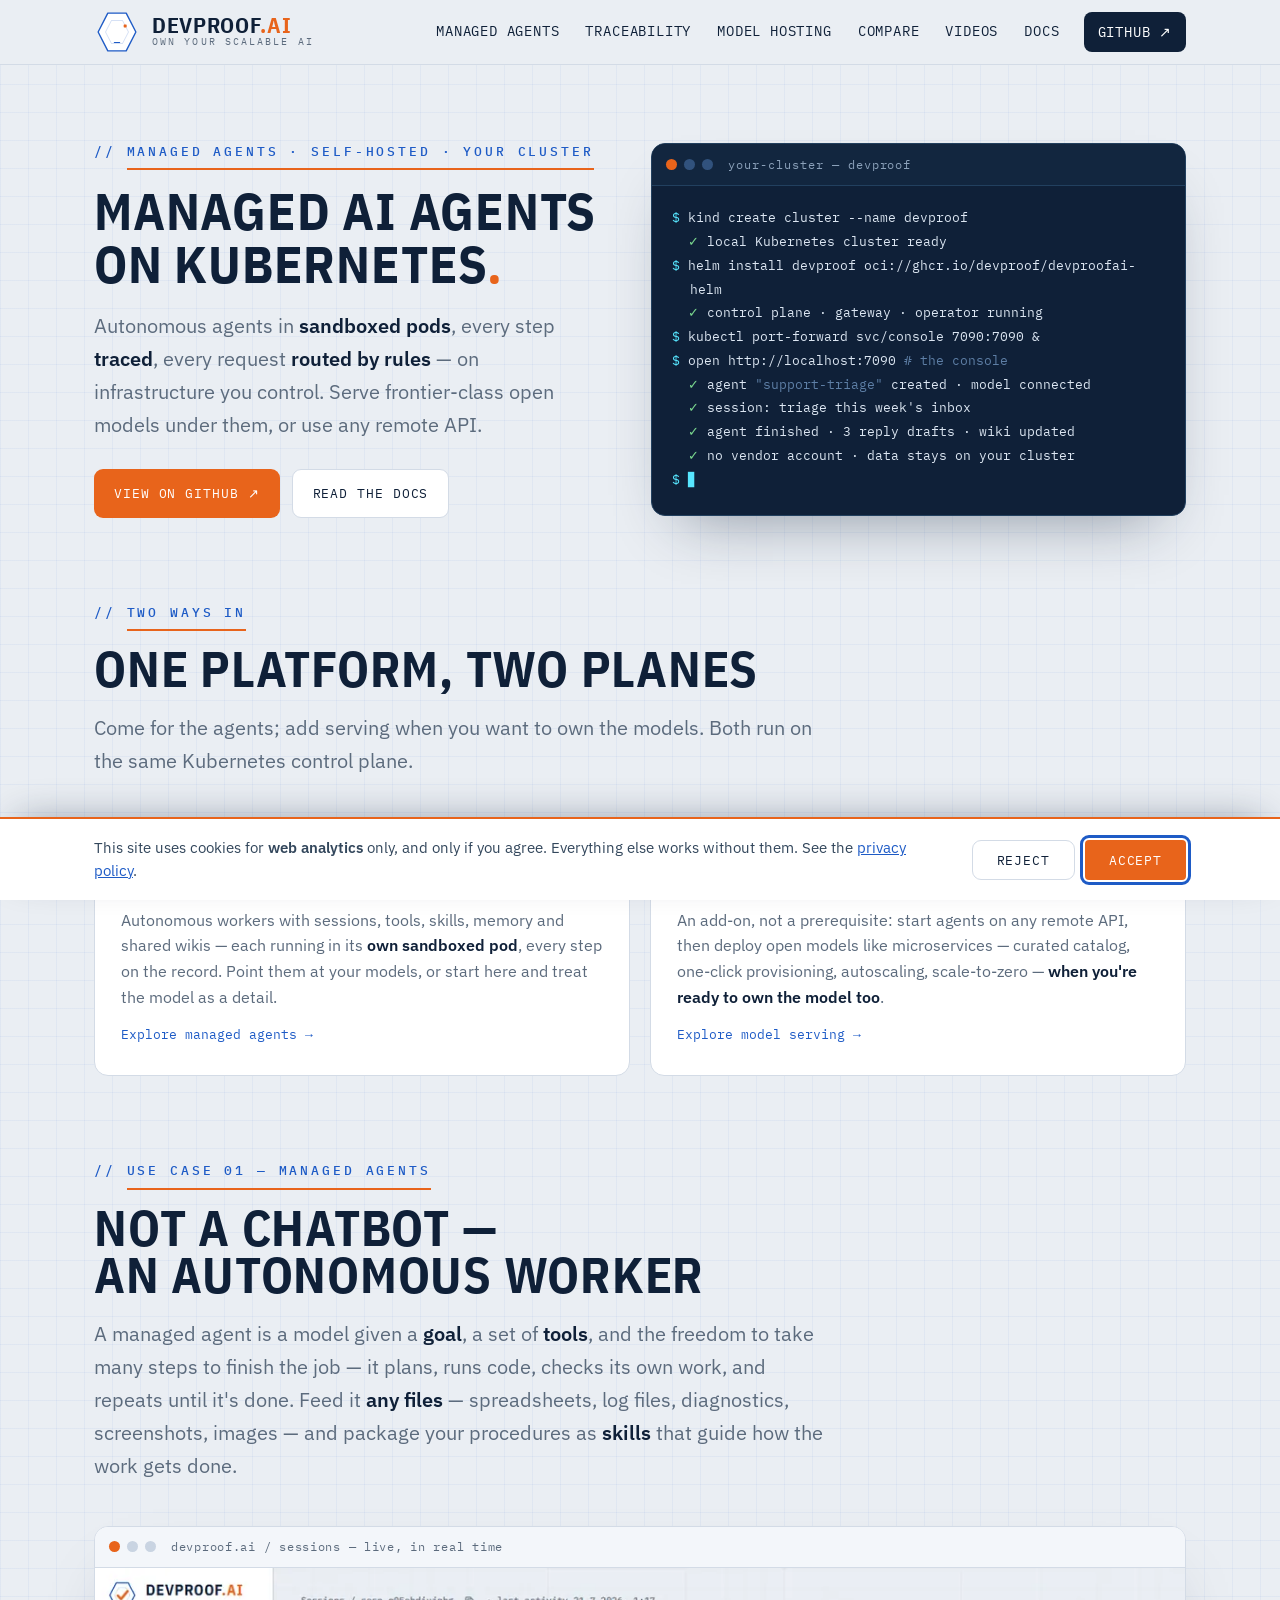
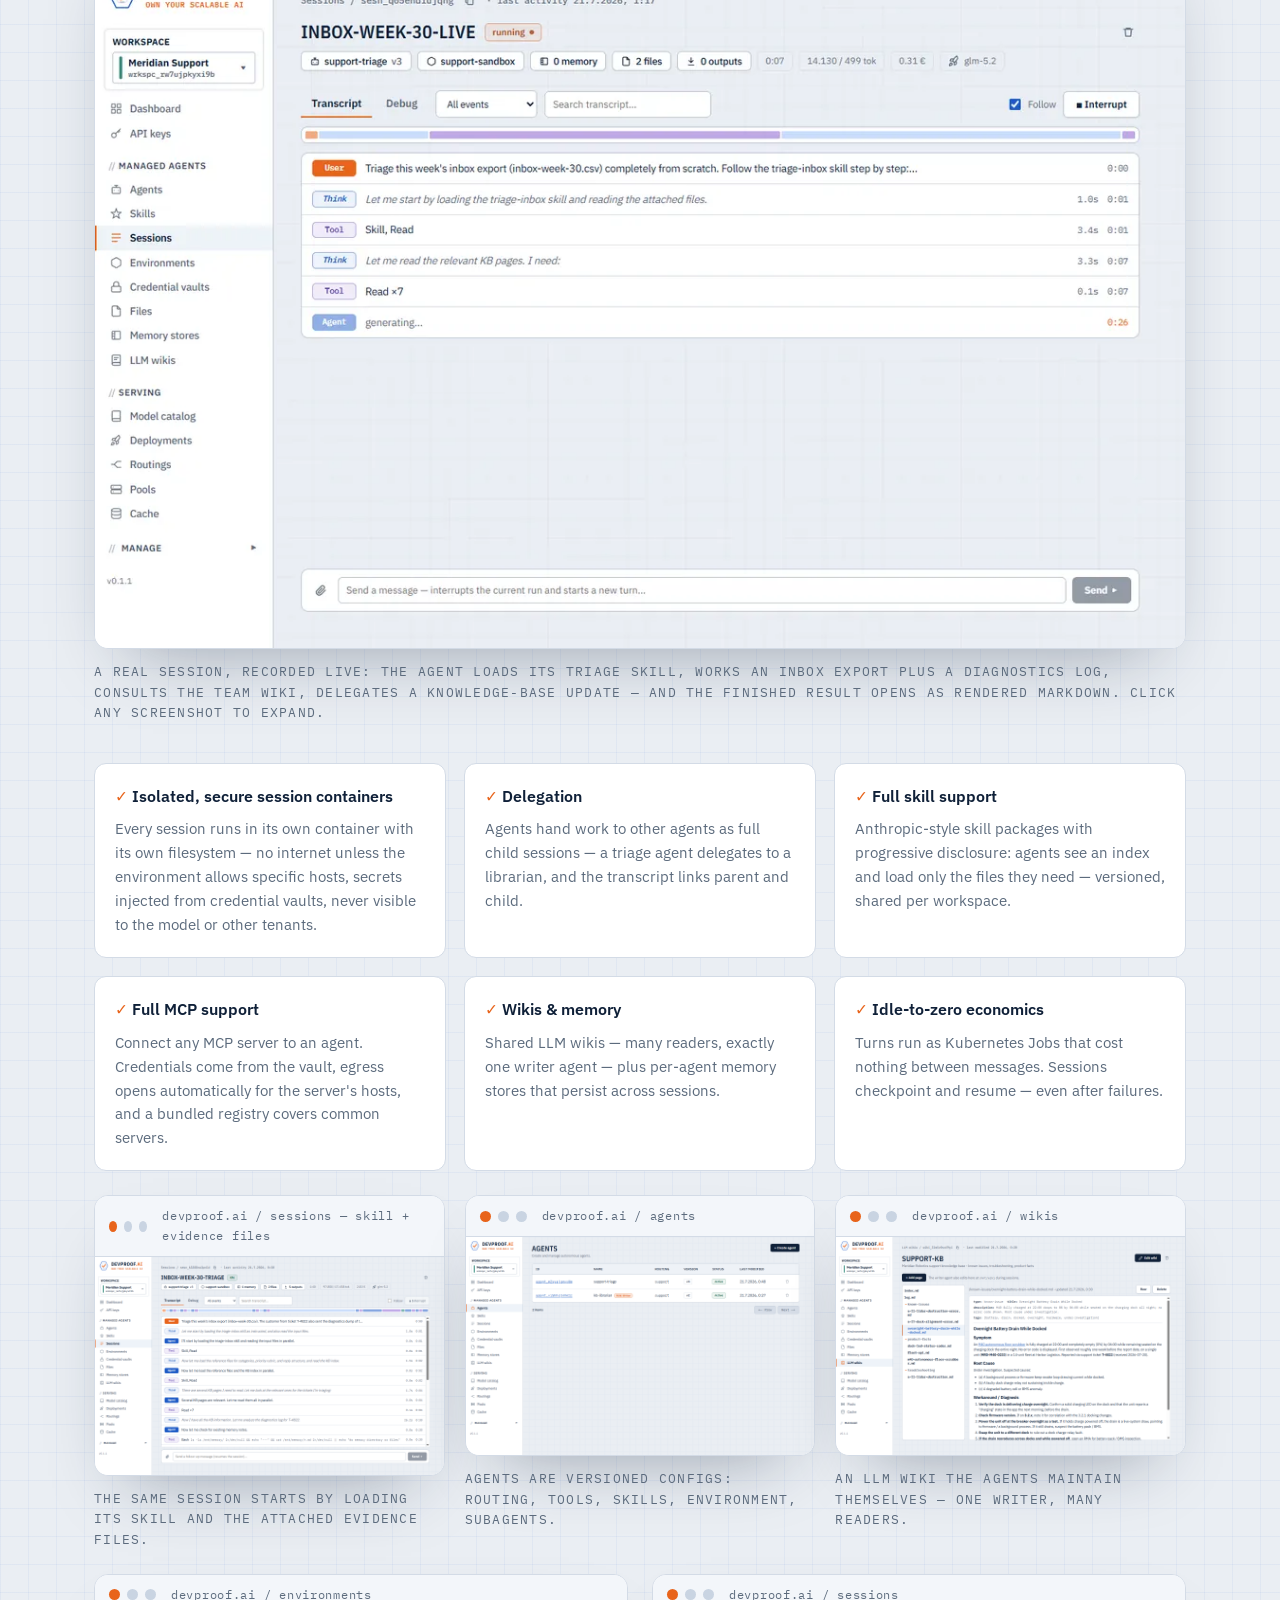
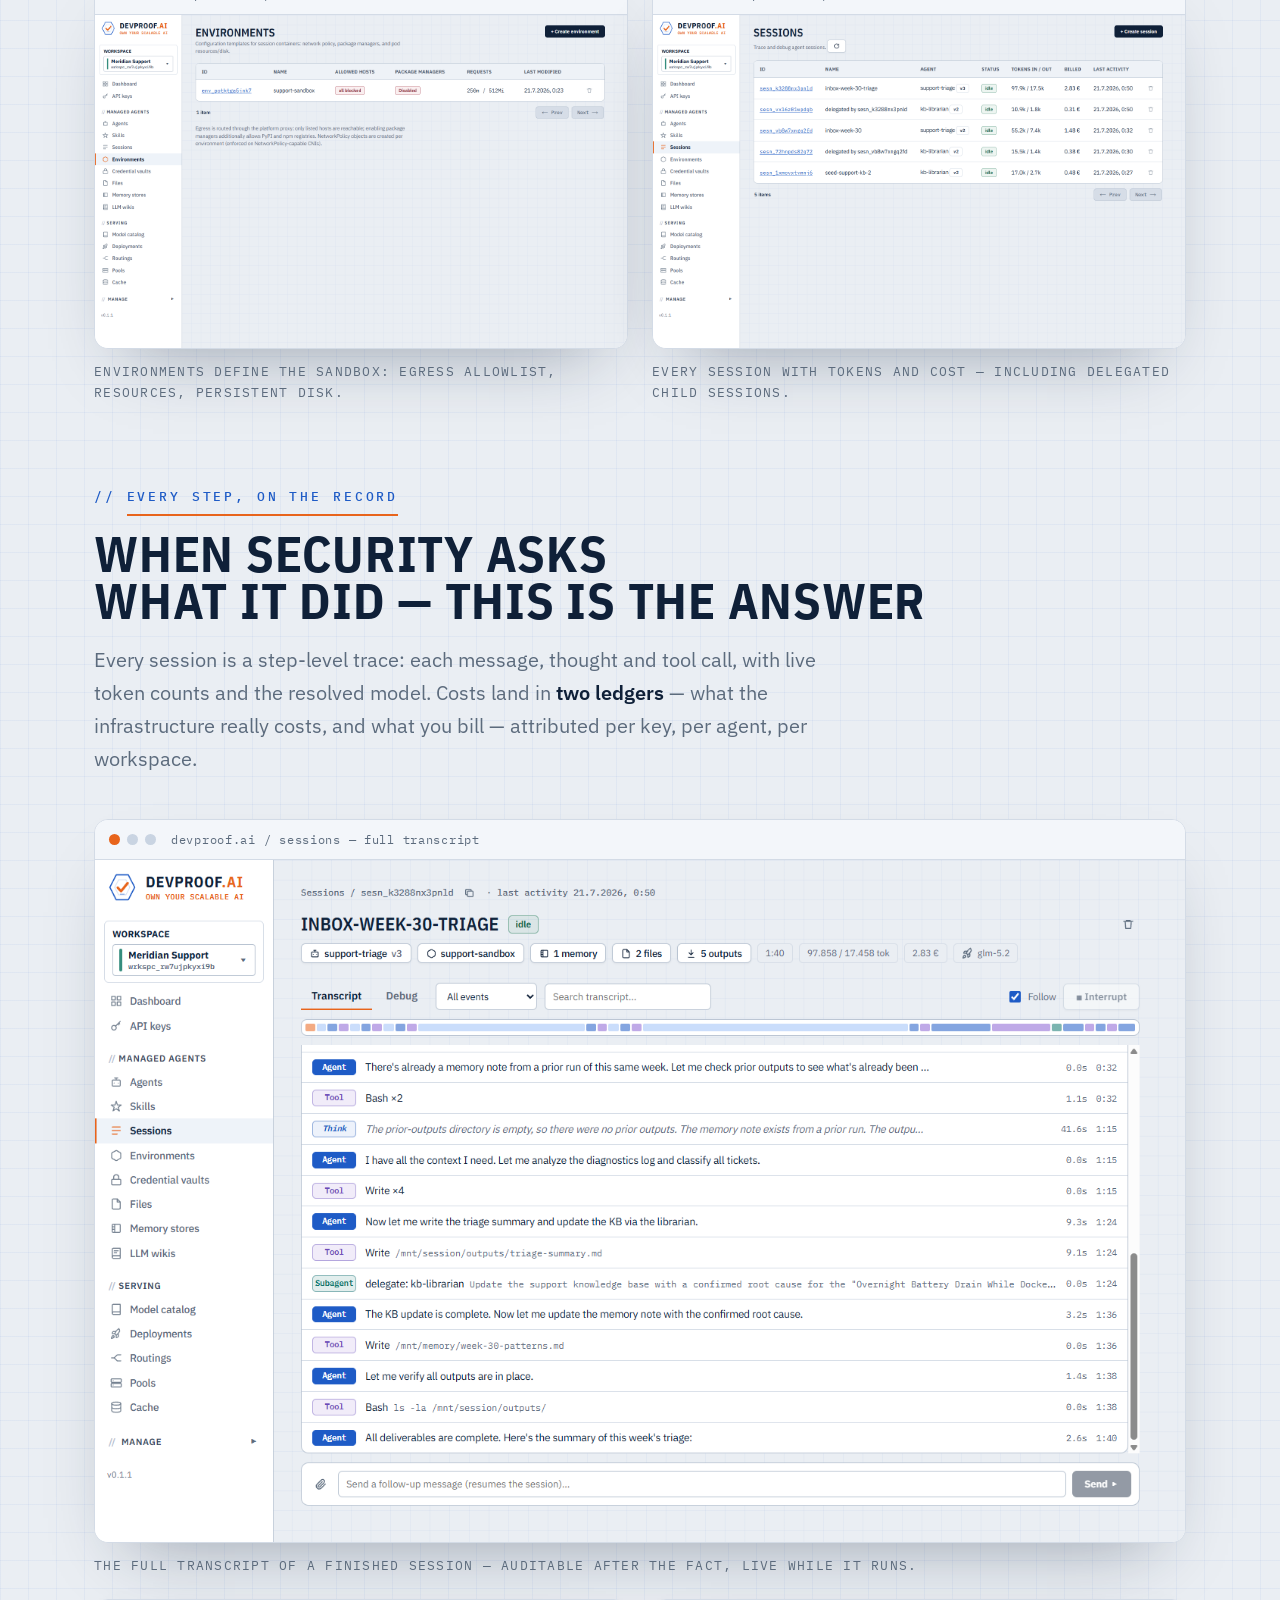
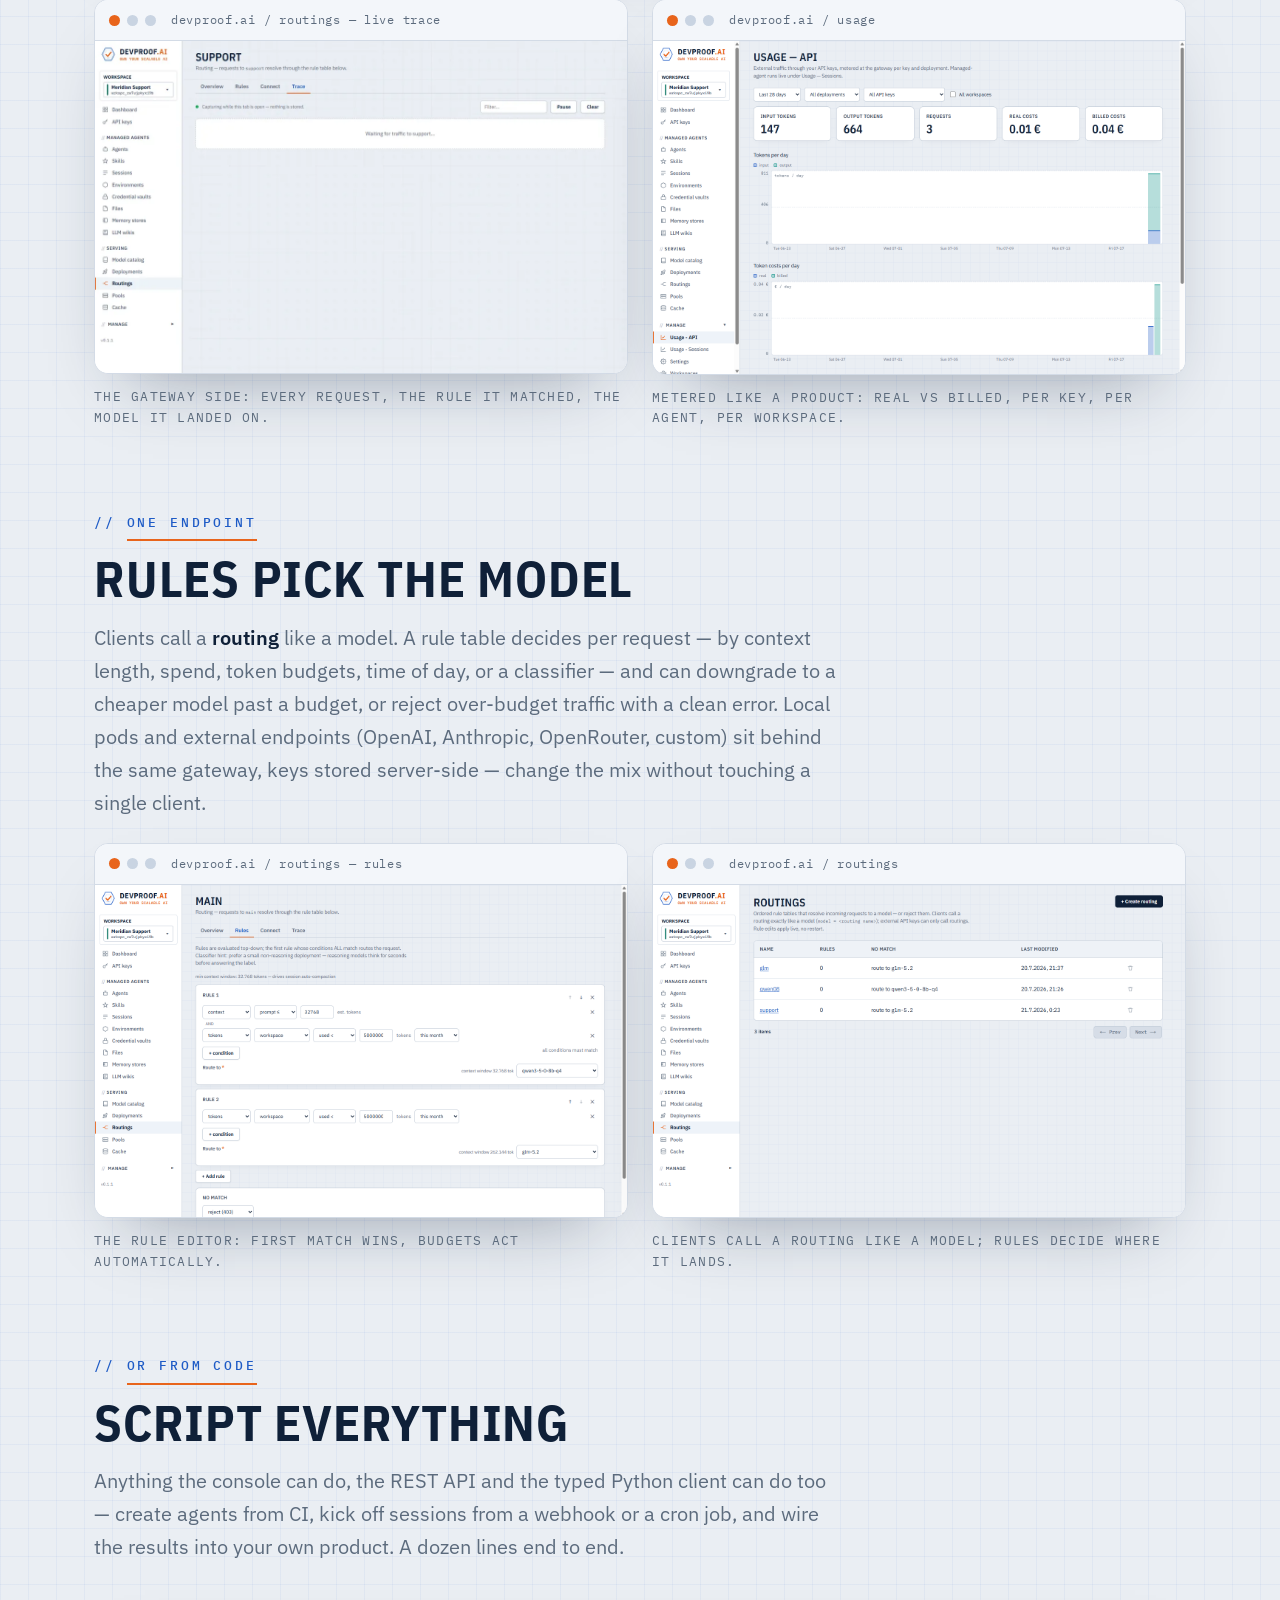
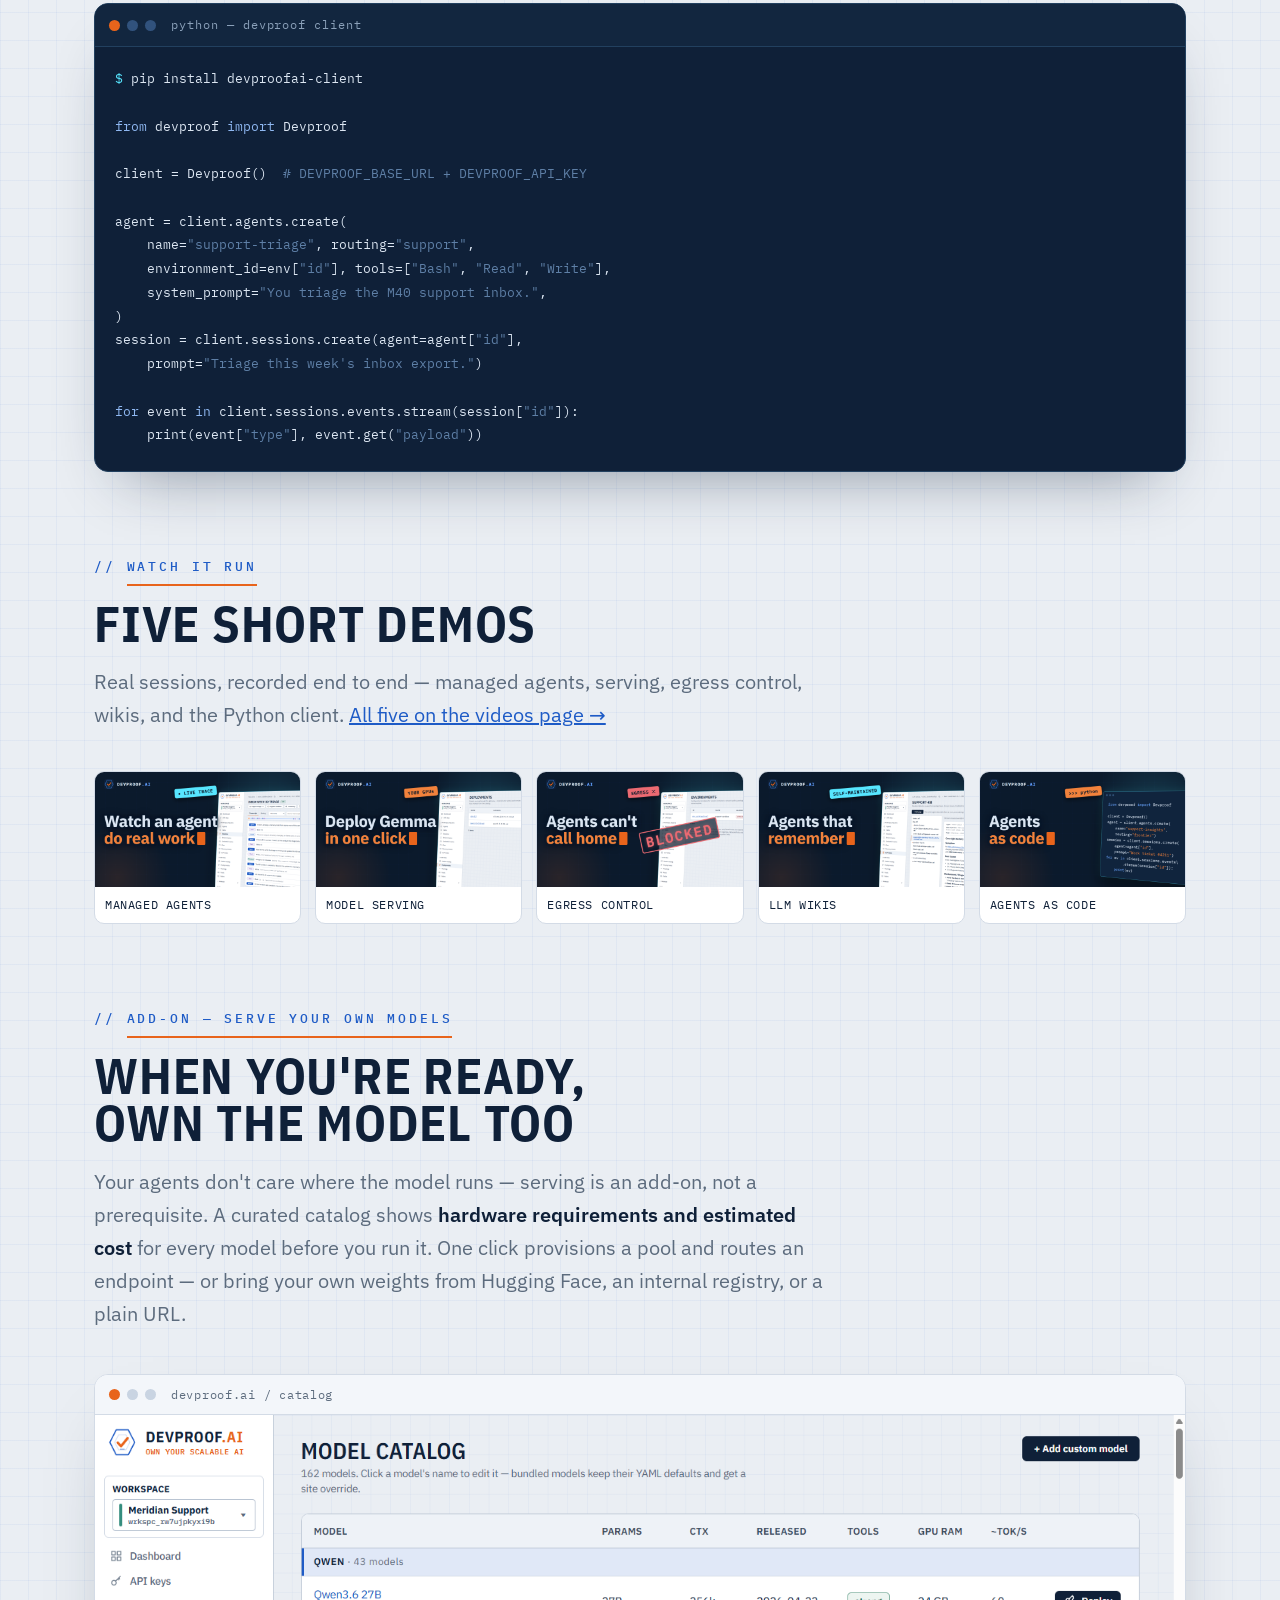
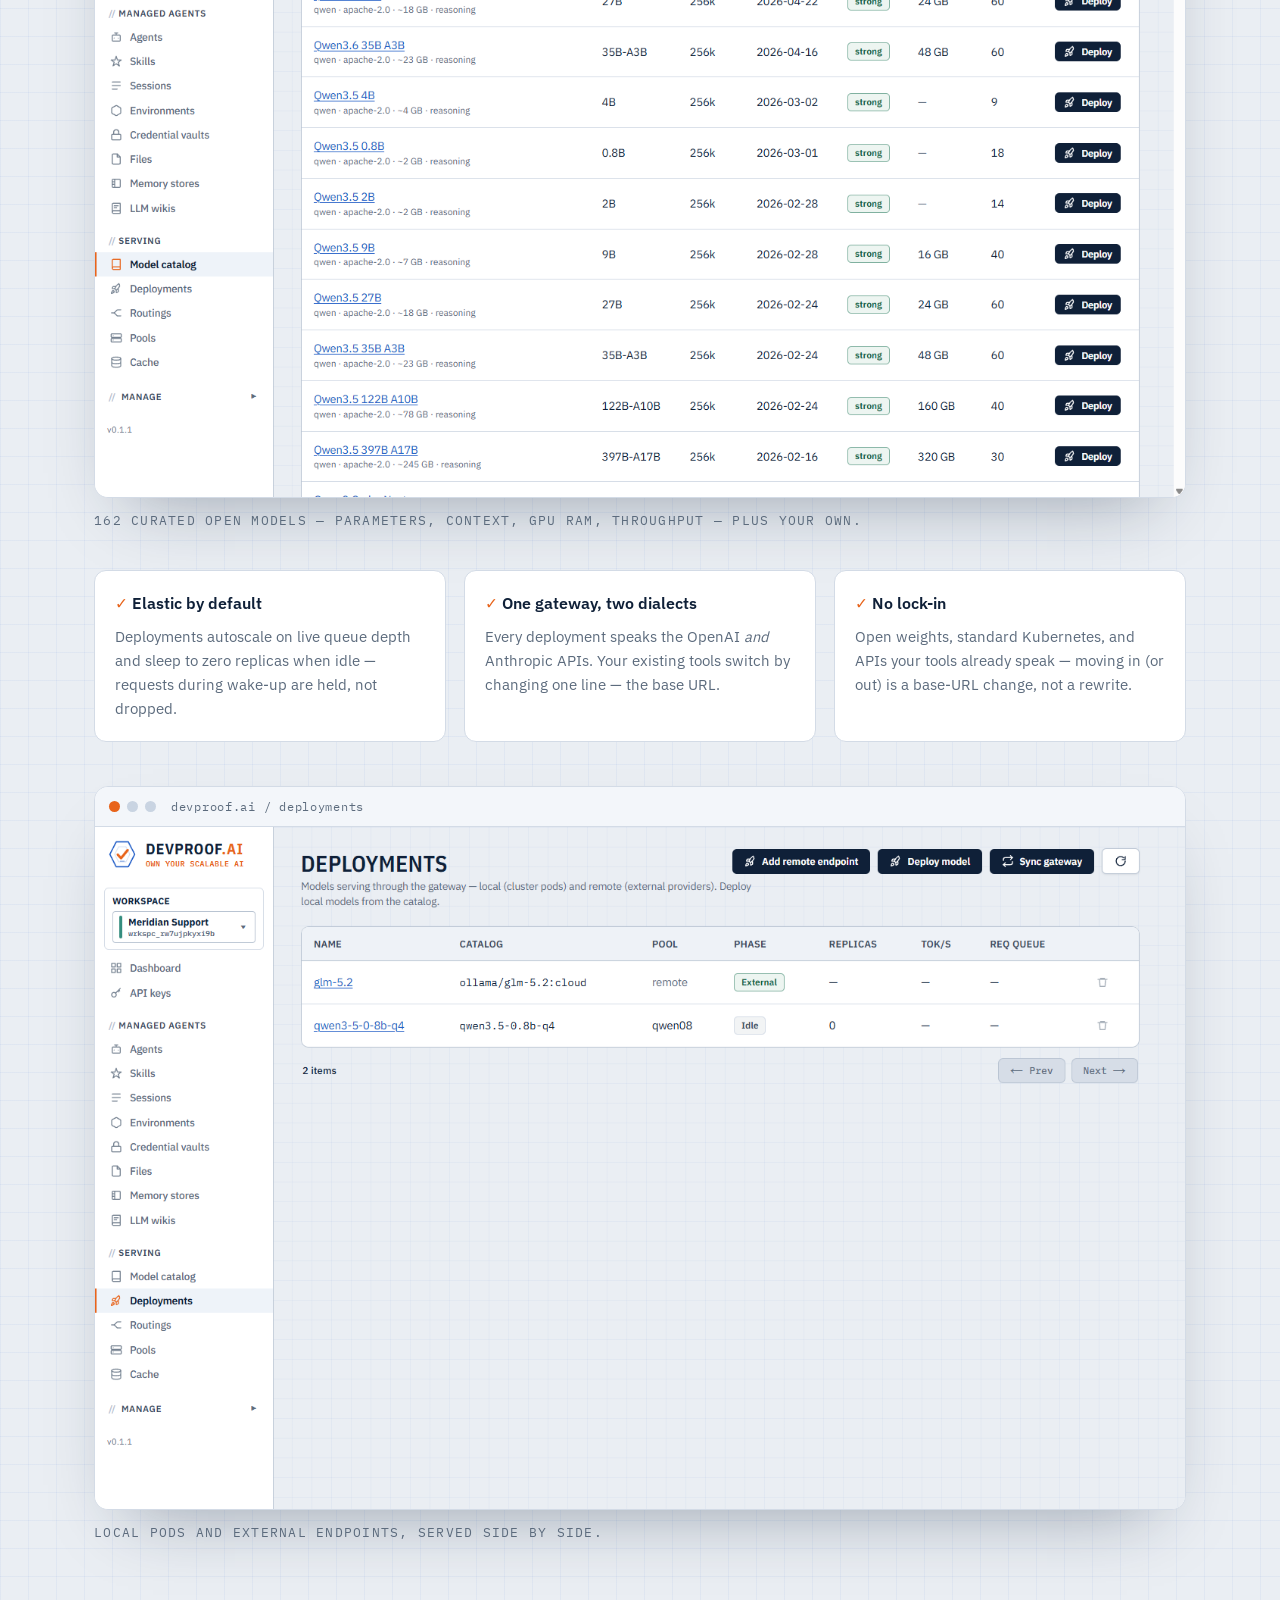
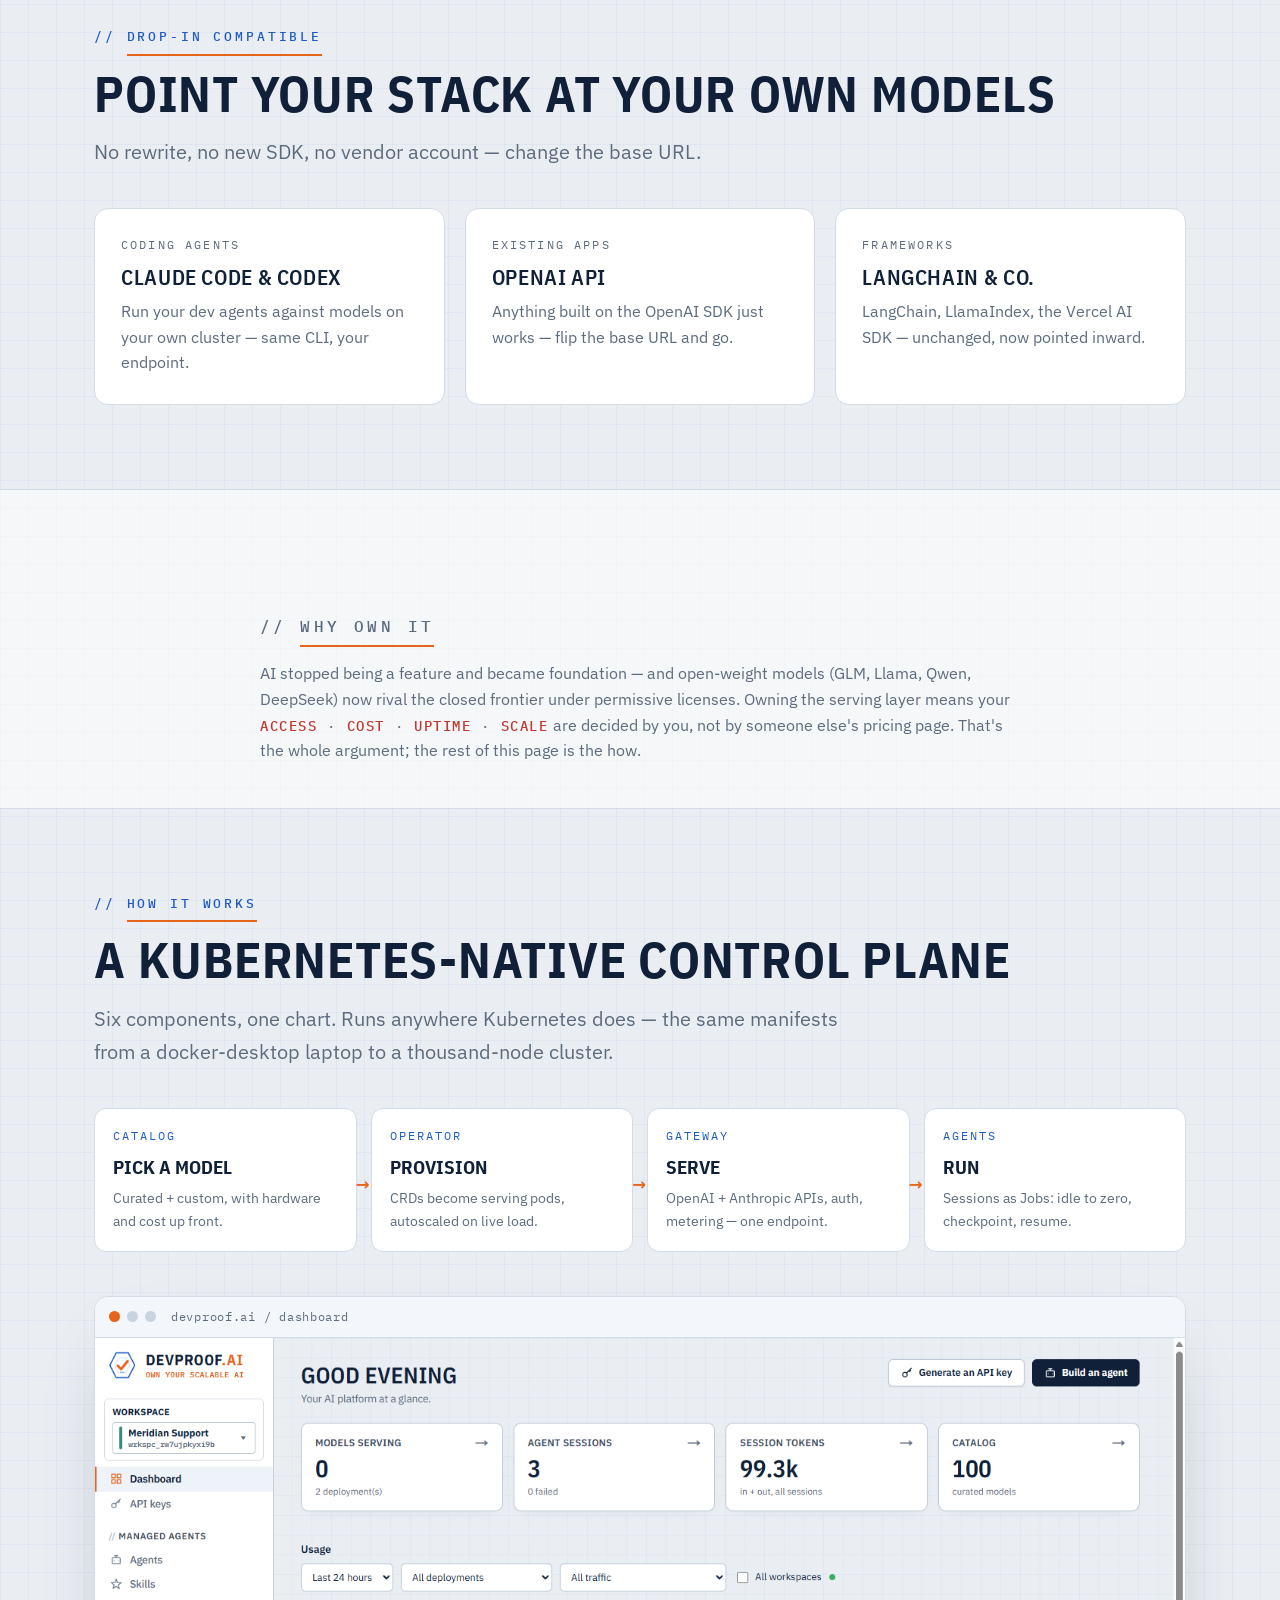
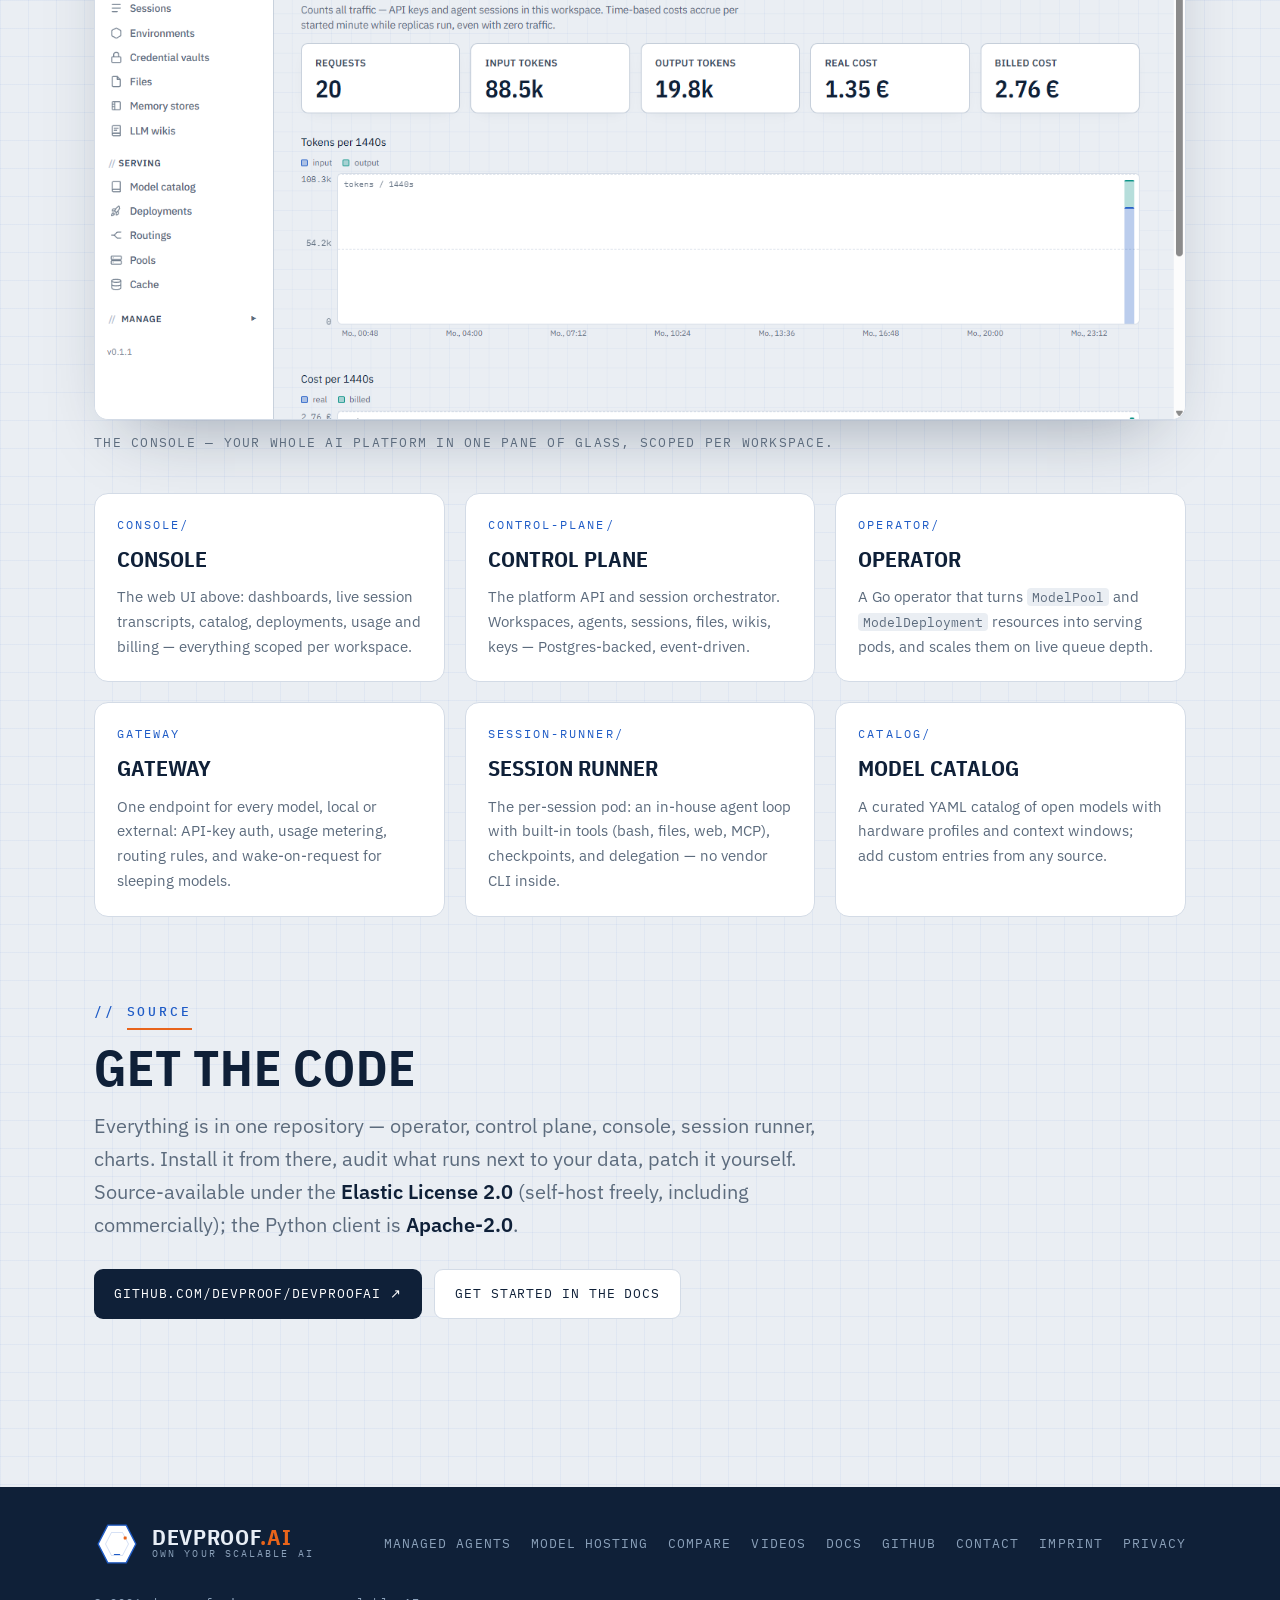
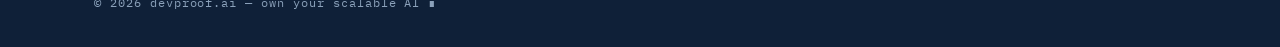
<file: index.html>
<!doctype html>
<html lang="en">
<head>
<meta charset="utf-8">
<meta name="viewport" content="width=device-width,initial-scale=1">
<title>DEVPROOF.AI — Open-source managed AI agents on Kubernetes</title>
<meta name="description" content="Run autonomous AI agents in sandboxed Kubernetes pods you control — durable sessions, step-level traces, rule-based model routing. Open source, Apache-2.0.">
<link rel="canonical" href="https://devproof.ai/">
<link rel="stylesheet" href="assets/fonts.css">
<link rel="stylesheet" href="assets/site.css">
<link rel="icon" type="image/svg+xml" href="assets/mark.svg">
<meta property="og:type" content="website">
<meta property="og:site_name" content="DEVPROOF.AI">
<meta property="og:title" content="DEVPROOF.AI — Open-source managed AI agents on Kubernetes">
<meta property="og:description" content="Run autonomous AI agents in sandboxed Kubernetes pods you control — durable sessions, step-level traces, rule-based model routing. Open source, Apache-2.0.">
<meta property="og:url" content="https://devproof.ai/">
<meta property="og:image" content="https://devproof.ai/assets/og.png">
<meta property="og:image:width" content="1200">
<meta property="og:image:height" content="630">
<meta property="og:image:alt" content="DEVPROOF.AI — open-source managed AI agents on Kubernetes">
<meta name="twitter:card" content="summary_large_image">
<meta name="twitter:title" content="DEVPROOF.AI — Open-source managed AI agents on Kubernetes">
<meta name="twitter:description" content="Run autonomous AI agents in sandboxed Kubernetes pods you control — durable sessions, step-level traces, rule-based model routing. Open source, Apache-2.0.">
<meta name="twitter:image" content="https://devproof.ai/assets/og.png">
<script type="application/ld+json">
{
  "@context": "https://schema.org",
  "@type": "SoftwareApplication",
  "name": "Devproof AI",
  "applicationCategory": "DeveloperApplication",
  "operatingSystem": "Kubernetes",
  "url": "https://devproof.ai/",
  "downloadUrl": "https://github.com/devproof/devproofai",
  "codeRepository": "https://github.com/devproof/devproofai",
  "license": "https://www.apache.org/licenses/LICENSE-2.0",
  "description": "Open-source platform for running autonomous AI agents in sandboxed Kubernetes pods, with self-hosted LLM serving and rule-based model routing.",
  "author": {"@type": "Person", "name": "Carsten Hufe"},
  "offers": {"@type": "Offer", "price": "0", "priceCurrency": "EUR"}
}
</script>
</head>
<body>

<!-- proofmark symbol: hexagon (scalable infra) + checkmark ending in the Q.E.D. tombstone + terminal cursor -->
<svg width="0" height="0" style="position:absolute" aria-hidden="true">
  <defs>
    <symbol id="mark" viewBox="0 0 100 100">
      <style>
        #mark .check{stroke-dasharray:66;stroke-dashoffset:66;animation:mkdraw 4s ease-in-out infinite}
        #mark .qed{transform-box:fill-box;transform-origin:center;animation:mkpop 4s ease-in-out infinite}
        #mark .cursor{animation:mkblink 1.1s steps(1) infinite}
        @keyframes mkdraw{0%{stroke-dashoffset:66}22%{stroke-dashoffset:0}84%{stroke-dashoffset:0}100%{stroke-dashoffset:66}}
        @keyframes mkpop{0%,22%{opacity:0;transform:scale(.2)}32%{opacity:1;transform:scale(1)}84%{opacity:1}94%,100%{opacity:0}}
        @keyframes mkblink{0%,55%{opacity:1}56%,100%{opacity:0}}
        @media (prefers-reduced-motion:reduce){#mark *{animation:none!important}
          #mark .check{stroke-dashoffset:0}#mark .qed{opacity:1;transform:none}#mark .cursor{opacity:1}}
      </style>
      <polygon points="30,9 70,9 91,50 70,91 30,91 9,50" fill="#fff" stroke="#1E5BC6" stroke-width="3" stroke-linejoin="round"/>
      <polygon points="38,25 62,25 75,50 62,75 38,75 25,50" fill="none" stroke="#1E5BC6" stroke-width="1.3" stroke-linejoin="round" opacity=".3"/>
      <path class="check" d="M35,51 L46,63 L67,37" fill="none" stroke="#E8641B" stroke-width="7.5" stroke-linecap="round" stroke-linejoin="round"/>
      <rect class="qed" x="64.5" y="33.5" width="6.5" height="6.5" rx="1.2" fill="#E8641B"/>
      <rect class="cursor" x="43" y="71.5" width="14" height="2.6" rx="1.3" fill="#1E5BC6"/>
    </symbol>
  </defs>
</svg>

<header class="site-head">
  <div class="wrap">
    <a class="lockup" href="#top">
      <svg aria-hidden="true"><use href="#mark"/></svg>
      <span>
        <span class="lk-word">DEVPROOF<span class="ai">.AI</span></span>
        <span class="lk-tag">Own your scalable AI</span>
      </span>
    </a>
    <nav class="site-nav" aria-label="Main">
      <a href="#agents">Managed agents</a>
      <a href="#trace">Traceability</a>
      <a href="#hosting">Model hosting</a>
      <a href="compare.html">Compare</a>
      <a href="videos.html">Videos</a>
      <a href="docs/">Docs</a>
      <a class="gh" href="https://github.com/devproof/devproofai">GitHub ↗</a>
    </nav>
  </div>
</header>

<main id="top">

  <!-- ── HERO ── -->
  <section class="hero">
    <div class="wrap hero-grid">
      <div>
        <p class="eyebrow"><span class="eyebrow-line">Managed agents · Self-hosted · Your cluster</span></p>
        <h1 class="hero-h">Managed AI agents<br>on Kubernetes<span class="dot">.</span></h1>
        <p class="lead">Autonomous agents in <b>sandboxed pods</b>, every step <b>traced</b>,
          every request <b>routed by rules</b> — on infrastructure you control. Serve
          frontier-class open models under them, or use any remote API.</p>
        <div class="btnrow">
          <a class="btn" href="https://github.com/devproof/devproofai">View on GitHub ↗</a>
          <a class="btn ghost" href="docs/">Read the docs</a>
        </div>
      </div>
      <div class="term" aria-label="Terminal demo">
        <div class="term-bar"><i></i><i></i><i></i><span>your-cluster — devproof</span></div>
        <div class="term-body">
<span class="ln"><span class="p">$</span> kind create cluster --name devproof</span>
<span class="ln"><span class="ok">  ✓</span> local Kubernetes cluster ready</span>
<span class="ln"><span class="p">$</span> helm install devproof oci://ghcr.io/devproof/devproofai-helm</span>
<span class="ln"><span class="ok">  ✓</span> control plane · gateway · operator running</span>
<span class="ln"><span class="p">$</span> kubectl port-forward svc/console 7090:7090 &amp;</span>
<span class="ln"><span class="p">$</span> open http://localhost:7090 <span class="c"># the console</span></span>
<span class="ln"><span class="ok">  ✓</span> agent <span class="c">"support-triage"</span> created · model connected</span>
<span class="ln"><span class="ok">  ✓</span> session: triage this week's inbox</span>
<span class="ln"><span class="ok">  ✓</span> agent finished · 3 reply drafts · wiki updated</span>
<span class="ln"><span class="ok">  ✓</span> no vendor account · data stays on your cluster</span>
<span class="ln"><span class="p">$</span> <span class="caret">▋</span></span>
        </div>
      </div>
    </div>
  </section>

  <!-- ── USE CASES ── -->
  <section id="use-cases">
    <div class="wrap">
      <p class="eyebrow"><span class="eyebrow-line">Two ways in</span></p>
      <h2 class="sec-head">One platform, two planes</h2>
      <p class="lead">Come for the agents; add serving when you want to own the models.
        Both run on the same Kubernetes control plane.</p>
      <div class="cards2">
        <a class="card" href="#agents">
          <div class="k">Use case 01</div>
          <h3><span class="accent">Managed agents</span></h3>
          <p>Autonomous workers with sessions, tools, skills, memory and shared wikis —
            each running in its <b>own sandboxed pod</b>, every step on the record.
            Point them at your models, or start here and treat the model as a detail.</p>
          <span class="go">Explore managed agents →</span>
        </a>
        <a class="card" href="#hosting">
          <div class="k">Use case 02 — add-on</div>
          <h3><span class="accent">Serve your own models</span></h3>
          <p>An add-on, not a prerequisite: start agents on any remote API, then deploy
            open models like microservices — curated catalog, one-click provisioning,
            autoscaling, scale-to-zero — <b>when you're ready to own the model too</b>.</p>
          <span class="go">Explore model serving →</span>
        </a>
      </div>
    </div>
  </section>

  <!-- ── MANAGED AGENTS ── -->
  <section id="agents">
    <div class="wrap">
      <p class="eyebrow"><span class="eyebrow-line">Use case 01 — Managed agents</span></p>
      <h2 class="sec-head">Not a chatbot —<br>an autonomous worker</h2>
      <p class="lead">A managed agent is a model given a <b>goal</b>, a set of <b>tools</b>, and the
        freedom to take many steps to finish the job — it plans, runs code, checks its
        own work, and repeats until it's done. Feed it <b>any files</b> — spreadsheets,
        log files, diagnostics, screenshots, images — and package your procedures as
        <b>skills</b> that guide how the work gets done.</p>

      <div class="shot-block">
        <div class="browser">
          <div class="browser-bar"><i></i><i></i><i></i><span>devproof.ai / sessions — live, in real time</span></div>
          <img src="assets/img/console-session-live.webp" alt="A live agent session recorded in real time: the transcript grows with thinking and tool calls, tokens and cost tick up, the agent delegates to a second agent, and the final result opens as rendered markdown." loading="lazy">
        </div>
        <p class="shot-cap">A real session, recorded live: the agent loads its triage skill, works an inbox
          export plus a diagnostics log, consults the team wiki, delegates a knowledge-base
          update — and the finished result opens as rendered markdown. Click any screenshot to expand.</p>
      </div>

      <div class="feat">
        <div class="f"><h4>Isolated, secure session containers</h4>
          <p>Every session runs in its own container with its own filesystem — no
            internet unless the environment allows specific hosts, secrets injected from
            credential vaults, never visible to the model or other tenants.</p></div>
        <div class="f"><h4>Delegation</h4>
          <p>Agents hand work to other agents as full child sessions — a triage agent
            delegates to a librarian, and the transcript links parent and child.</p></div>
        <div class="f"><h4>Full skill support</h4>
          <p>Anthropic-style skill packages with progressive disclosure: agents see an
            index and load only the files they need — versioned, shared per workspace.</p></div>
        <div class="f"><h4>Full MCP support</h4>
          <p>Connect any MCP server to an agent. Credentials come from the vault,
            egress opens automatically for the server's hosts, and a bundled registry
            covers common servers.</p></div>
        <div class="f"><h4>Wikis &amp; memory</h4>
          <p>Shared LLM wikis — many readers, exactly one writer agent — plus per-agent
            memory stores that persist across sessions.</p></div>
        <div class="f"><h4>Idle-to-zero economics</h4>
          <p>Turns run as Kubernetes Jobs that cost nothing between messages. Sessions
            checkpoint and resume — even after failures.</p></div>
      </div>

      <div class="shot-trio">
        <figure style="margin:0">
          <div class="browser">
            <div class="browser-bar"><i></i><i></i><i></i><span>devproof.ai / sessions — skill + evidence files</span></div>
            <img src="assets/img/console-session-skill.png" alt="Transcript start: the agent loads its triage skill and reads the attached CSV and diagnostics log in parallel." loading="lazy">
          </div>
          <p class="shot-cap">The same session starts by loading its skill and the attached evidence files.</p>
        </figure>
        <figure style="margin:0">
          <div class="browser">
            <div class="browser-bar"><i></i><i></i><i></i><span>devproof.ai / agents</span></div>
            <img src="assets/img/console-agents.png" alt="The agents list: versioned agents with routing, status and a wiki-writer badge." loading="lazy">
          </div>
          <p class="shot-cap">Agents are versioned configs: routing, tools, skills, environment, subagents.</p>
        </figure>
        <figure style="margin:0">
          <div class="browser">
            <div class="browser-bar"><i></i><i></i><i></i><span>devproof.ai / wikis</span></div>
            <img src="assets/img/console-wiki.png" alt="An LLM wiki: a folder tree of markdown pages maintained by a single writer agent." loading="lazy">
          </div>
          <p class="shot-cap">An LLM wiki the agents maintain themselves — one writer, many readers.</p>
        </figure>
      </div>

      <div class="shot-pair">
        <figure style="margin:0">
          <div class="browser">
            <div class="browser-bar"><i></i><i></i><i></i><span>devproof.ai / environments</span></div>
            <img src="assets/img/console-environments.png" alt="Environments: sandbox profiles with egress allowlists and pod resources." loading="lazy">
          </div>
          <p class="shot-cap">Environments define the sandbox: egress allowlist, resources, persistent disk.</p>
        </figure>
        <figure style="margin:0">
          <div class="browser">
            <div class="browser-bar"><i></i><i></i><i></i><span>devproof.ai / sessions</span></div>
            <img src="assets/img/console-sessions.png" alt="The sessions list with token usage and billed cost per session, including a delegated child session." loading="lazy">
          </div>
          <p class="shot-cap">Every session with tokens and cost — including delegated child sessions.</p>
        </figure>
      </div>
    </div>
  </section>

  <!-- ── TRACEABILITY ── -->
  <section id="trace">
    <div class="wrap">
      <p class="eyebrow"><span class="eyebrow-line">Every step, on the record</span></p>
      <h2 class="sec-head">When security asks<br>what it did — this is the answer</h2>
      <p class="lead">Every session is a step-level trace: each message, thought and tool
        call, with live token counts and the resolved model. Costs land in <b>two
        ledgers</b> — what the infrastructure really costs, and what you bill — attributed
        per key, per agent, per workspace.</p>

      <div class="shot-block">
        <div class="browser">
          <div class="browser-bar"><i></i><i></i><i></i><span>devproof.ai / sessions — full transcript</span></div>
          <img src="assets/img/console-session-trace.png" alt="A complete session transcript: thinking, tool calls and results, with token totals and timing per step." loading="lazy">
        </div>
        <p class="shot-cap">The full transcript of a finished session — auditable after the fact, live while it runs.</p>
      </div>

      <div class="shot-pair">
        <figure style="margin:0">
          <div class="browser">
            <div class="browser-bar"><i></i><i></i><i></i><span>devproof.ai / routings — live trace</span></div>
            <img src="assets/img/console-routing-trace.webp" alt="The gateway trace filling live: requests arriving, matching rules, resolving to models, one entry expanded." loading="lazy">
          </div>
          <p class="shot-cap">The gateway side: every request, the rule it matched, the model it landed on.</p>
        </figure>
        <figure style="margin:0">
          <div class="browser">
            <div class="browser-bar"><i></i><i></i><i></i><span>devproof.ai / usage</span></div>
            <img src="assets/img/console-usage.png" alt="Usage and cost dashboards: tokens and cost per key, agent and workspace, real and billed ledgers kept separate." loading="lazy">
          </div>
          <p class="shot-cap">Metered like a product: real vs billed, per key, per agent, per workspace.</p>
        </figure>
      </div>
    </div>
  </section>

  <!-- ── ROUTING ── -->
  <section id="routing">
    <div class="wrap">
      <p class="eyebrow"><span class="eyebrow-line">One endpoint</span></p>
      <h2 class="sec-head">Rules pick the model</h2>
      <p class="lead">Clients call a <b>routing</b> like a model. A rule table decides per
        request — by context length, spend, token budgets, time of day, or a classifier —
        and can downgrade to a cheaper model past a budget, or reject over-budget traffic
        with a clean error. Local pods and external endpoints (OpenAI, Anthropic,
        OpenRouter, custom) sit behind the same gateway, keys stored server-side — change
        the mix without touching a single client.</p>

      <div class="shot-pair">
        <figure style="margin:0">
          <div class="browser">
            <div class="browser-bar"><i></i><i></i><i></i><span>devproof.ai / routings — rules</span></div>
            <img src="assets/img/console-routing-rules.png" alt="The routing rule editor: ordered rules with conditions on context, cost and tokens, each resolving to a target model." loading="lazy">
          </div>
          <p class="shot-cap">The rule editor: first match wins, budgets act automatically.</p>
        </figure>
        <figure style="margin:0">
          <div class="browser">
            <div class="browser-bar"><i></i><i></i><i></i><span>devproof.ai / routings</span></div>
            <img src="assets/img/console-routings.png" alt="Routings: named rule tables that resolve client requests to deployments." loading="lazy">
          </div>
          <p class="shot-cap">Clients call a routing like a model; rules decide where it lands.</p>
        </figure>
      </div>
    </div>
  </section>

  <!-- ── PYTHON CLIENT ── -->
  <section id="python">
    <div class="wrap">
      <p class="eyebrow"><span class="eyebrow-line">Or from code</span></p>
      <h2 class="sec-head">Script everything</h2>
      <p class="lead">Anything the console can do, the REST API and the typed Python client
        can do too — create agents from CI, kick off sessions from a webhook or a cron
        job, and wire the results into your own product. A dozen lines end to end.</p>
      <div class="term" style="margin-top:40px">
        <div class="term-bar"><i></i><i></i><i></i><span>python — devproof client</span></div>
        <div class="term-body code-body">
<span class="ln"><span class="p">$</span> pip install devproofai-client</span>
<span class="ln">&nbsp;</span>
<span class="ln"><span class="kw">from</span> devproof <span class="kw">import</span> Devproof</span>
<span class="ln">&nbsp;</span>
<span class="ln">client = Devproof()  <span class="c"># DEVPROOF_BASE_URL + DEVPROOF_API_KEY</span></span>
<span class="ln">&nbsp;</span>
<span class="ln">agent = client.agents.create(</span>
<span class="ln">    name=<span class="c">"support-triage"</span>, routing=<span class="c">"support"</span>,</span>
<span class="ln">    environment_id=env[<span class="c">"id"</span>], tools=[<span class="c">"Bash"</span>, <span class="c">"Read"</span>, <span class="c">"Write"</span>],</span>
<span class="ln">    system_prompt=<span class="c">"You triage the M40 support inbox."</span>,</span>
<span class="ln">)</span>
<span class="ln">session = client.sessions.create(agent=agent[<span class="c">"id"</span>],</span>
<span class="ln">    prompt=<span class="c">"Triage this week's inbox export."</span>)</span>
<span class="ln">&nbsp;</span>
<span class="ln"><span class="kw">for</span> event <span class="kw">in</span> client.sessions.events.stream(session[<span class="c">"id"</span>]):</span>
<span class="ln">    print(event[<span class="c">"type"</span>], event.get(<span class="c">"payload"</span>))</span>
        </div>
      </div>
    </div>
  </section>

  <!-- ── VIDEOS TEASER ── -->
  <section id="videos-teaser">
    <div class="wrap">
      <p class="eyebrow"><span class="eyebrow-line">Watch it run</span></p>
      <h2 class="sec-head">Five short demos</h2>
      <p class="lead">Real sessions, recorded end to end — managed agents, serving, egress
        control, wikis, and the Python client. <a href="videos.html">All five on the
        videos page →</a></p>
      <div class="tiles">
        <a class="tile" href="videos.html"><img src="assets/img/videos/demo1.png" alt="Demo: managed agents and session traces" loading="lazy"><span>Managed agents</span></a>
        <a class="tile" href="videos.html"><img src="assets/img/videos/demo2.png" alt="Demo: local model serving" loading="lazy"><span>Model serving</span></a>
        <a class="tile" href="videos.html"><img src="assets/img/videos/demo3.png" alt="Demo: egress control" loading="lazy"><span>Egress control</span></a>
        <a class="tile" href="videos.html"><img src="assets/img/videos/demo4.png" alt="Demo: LLM wikis" loading="lazy"><span>LLM wikis</span></a>
        <a class="tile" href="videos.html"><img src="assets/img/videos/demo5.png" alt="Demo: agents as code with the Python client" loading="lazy"><span>Agents as code</span></a>
      </div>
    </div>
  </section>

  <!-- ── MODEL HOSTING ── -->
  <section id="hosting">
    <div class="wrap">
      <p class="eyebrow"><span class="eyebrow-line">Add-on — serve your own models</span></p>
      <h2 class="sec-head">When you're ready,<br>own the model too</h2>
      <p class="lead">Your agents don't care where the model runs — serving is an add-on,
        not a prerequisite. A curated catalog shows <b>hardware requirements and estimated
        cost</b> for every model before you run it. One click provisions a pool and routes
        an endpoint — or bring your own weights from Hugging Face, an internal registry,
        or a plain URL.</p>

      <div class="shot-block">
        <div class="browser">
          <div class="browser-bar"><i></i><i></i><i></i><span>devproof.ai / catalog</span></div>
          <img src="assets/img/console-catalog.png" alt="The model catalog: 162 open models with parameters, context window, GPU RAM and estimated throughput, each with a deploy button." loading="lazy">
        </div>
        <p class="shot-cap">162 curated open models — parameters, context, GPU RAM, throughput — plus your own.</p>
      </div>

      <div class="feat">
        <div class="f"><h4>Elastic by default</h4>
          <p>Deployments autoscale on live queue depth and sleep to zero replicas when
            idle — requests during wake-up are held, not dropped.</p></div>
        <div class="f"><h4>One gateway, two dialects</h4>
          <p>Every deployment speaks the OpenAI <em>and</em> Anthropic APIs. Your existing
            tools switch by changing one line — the base URL.</p></div>
        <div class="f"><h4>No lock-in</h4>
          <p>Open weights, standard Kubernetes, and APIs your tools already speak —
            moving in (or out) is a base-URL change, not a rewrite.</p></div>
      </div>

      <div class="shot-block">
        <div class="browser">
          <div class="browser-bar"><i></i><i></i><i></i><span>devproof.ai / deployments</span></div>
          <img src="assets/img/console-deployments.png" alt="Deployments list: a local model and an external endpoint served side by side through the gateway." loading="lazy">
        </div>
        <p class="shot-cap">Local pods and external endpoints, served side by side.</p>
      </div>
    </div>
  </section>

  <!-- ── DROP-IN ── -->
  <section id="compat">
    <div class="wrap">
      <p class="eyebrow"><span class="eyebrow-line">Drop-in compatible</span></p>
      <h2 class="sec-head">Point your stack at your own models</h2>
      <p class="lead">No rewrite, no new SDK, no vendor account — change the base URL.</p>
      <div class="cards3">
        <div class="card"><div class="k">Coding agents</div><h3>Claude Code &amp; Codex</h3>
          <p>Run your dev agents against models on your own cluster — same CLI, your endpoint.</p></div>
        <div class="card"><div class="k">Existing apps</div><h3>OpenAI API</h3>
          <p>Anything built on the OpenAI SDK just works — flip the base URL and go.</p></div>
        <div class="card"><div class="k">Frameworks</div><h3>LangChain &amp; co.</h3>
          <p>LangChain, LlamaIndex, the Vercel AI SDK — unchanged, now pointed inward.</p></div>
      </div>
    </div>
  </section>

  <!-- ── WHY OWN IT (deliberately quiet) ── -->
  <section id="why" class="quiet" style="margin-top:84px">
    <div class="wrap inner">
      <p class="eyebrow"><span class="eyebrow-line">Why own it</span></p>
      <p>AI stopped being a feature and became foundation — and open-weight models
        (GLM, Llama, Qwen, DeepSeek) now rival the closed frontier under permissive
        licenses. Owning the serving layer means your
        <span class="risks"><b>access</b> · <b>cost</b> · <b>uptime</b> · <b>scale</b></span>
        are decided by you, not by someone else's pricing page. That's the whole
        argument; the rest of this page is the how.</p>
    </div>
  </section>

  <!-- ── COMPONENTS ── -->
  <section id="components">
    <div class="wrap">
      <p class="eyebrow"><span class="eyebrow-line">How it works</span></p>
      <h2 class="sec-head">A Kubernetes-native control plane</h2>
      <p class="lead">Six components, one chart. Runs anywhere Kubernetes does — the same
        manifests from a docker-desktop laptop to a thousand-node cluster.</p>

      <div class="pipe" role="list">
        <div class="step" role="listitem"><div class="k">Catalog</div><h4>Pick a model</h4><p>Curated + custom, with hardware and cost up front.</p></div>
        <div class="step" role="listitem"><div class="k">Operator</div><h4>Provision</h4><p>CRDs become serving pods, autoscaled on live load.</p></div>
        <div class="step" role="listitem"><div class="k">Gateway</div><h4>Serve</h4><p>OpenAI + Anthropic APIs, auth, metering — one endpoint.</p></div>
        <div class="step" role="listitem"><div class="k">Agents</div><h4>Run</h4><p>Sessions as Jobs: idle to zero, checkpoint, resume.</p></div>
      </div>

      <div class="shot-block">
        <div class="browser">
          <div class="browser-bar"><i></i><i></i><i></i><span>devproof.ai / dashboard</span></div>
          <img src="assets/img/console-dashboard.png" alt="The console dashboard: models serving, agent sessions, token throughput and cost for a workspace, with live usage charts." loading="lazy">
        </div>
        <p class="shot-cap">The console — your whole AI platform in one pane of glass, scoped per workspace.</p>
      </div>

      <div class="comp">
        <div class="c"><div class="k">console/</div><h4>Console</h4>
          <p>The web UI above: dashboards, live session transcripts, catalog, deployments,
            usage and billing — everything scoped per workspace.</p></div>
        <div class="c"><div class="k">control-plane/</div><h4>Control plane</h4>
          <p>The platform API and session orchestrator. Workspaces, agents, sessions,
            files, wikis, keys — Postgres-backed, event-driven.</p></div>
        <div class="c"><div class="k">operator/</div><h4>Operator</h4>
          <p>A Go operator that turns <code>ModelPool</code> and <code>ModelDeployment</code>
            resources into serving pods, and scales them on live queue depth.</p></div>
        <div class="c"><div class="k">gateway</div><h4>Gateway</h4>
          <p>One endpoint for every model, local or external: API-key auth, usage
            metering, routing rules, and wake-on-request for sleeping models.</p></div>
        <div class="c"><div class="k">session-runner/</div><h4>Session runner</h4>
          <p>The per-session pod: an in-house agent loop with built-in tools (bash,
            files, web, MCP), checkpoints, and delegation — no vendor CLI inside.</p></div>
        <div class="c"><div class="k">catalog/</div><h4>Model catalog</h4>
          <p>A curated YAML catalog of open models with hardware profiles and context
            windows; add custom entries from any source.</p></div>
      </div>
    </div>
  </section>

  <!-- ── SOURCE ── -->
  <section id="source">
    <div class="wrap">
      <p class="eyebrow"><span class="eyebrow-line">Source</span></p>
      <h2 class="sec-head">Get the code</h2>
      <p class="lead">Everything is in one repository — operator, control plane, console,
        session runner, charts. Install it from there, audit what runs next to your
        data, patch it yourself. Source-available under the <b>Elastic License 2.0</b>
        (self-host freely, including commercially); the Python client is <b>Apache-2.0</b>.</p>
      <div class="btnrow">
        <a class="btn dark" href="https://github.com/devproof/devproofai">github.com/devproof/devproofai ↗</a>
        <a class="btn ghost" href="docs/">Get started in the docs</a>
      </div>
    </div>
  </section>

</main>

<footer class="site-foot">
  <div class="wrap">
    <a class="lockup" href="#top">
      <svg aria-hidden="true"><use href="#mark"/></svg>
      <span>
        <span class="lk-word">DEVPROOF<span class="ai">.AI</span></span>
        <span class="lk-tag">Own your scalable AI</span>
      </span>
    </a>
    <nav aria-label="Footer">
      <a href="#agents">Managed agents</a>
      <a href="#hosting">Model hosting</a>
      <a href="compare.html">Compare</a>
      <a href="videos.html">Videos</a>
      <a href="docs/">Docs</a>
      <a href="https://github.com/devproof/devproofai">GitHub</a>
      <a href="contact.html">Contact</a>
      <a href="imprint.html">Imprint</a>
      <a href="privacy.html">Privacy</a>
    </nav>
    <div class="fine">© 2026 devproof.ai — own your scalable AI ∎</div>
  </div>
</footer>

<div class="lightbox" id="lightbox" role="dialog" aria-label="Screenshot preview"><img alt=""></div>
<script>
  const lb = document.getElementById('lightbox'), lbImg = lb.querySelector('img');
  document.querySelectorAll('.browser img').forEach((img) => {
    img.title = 'Click to expand';
    img.addEventListener('click', () => {
      lbImg.src = img.currentSrc || img.src; lbImg.alt = img.alt;
      lb.classList.add('open');
    });
  });
  lb.addEventListener('click', () => lb.classList.remove('open'));
  addEventListener('keydown', (e) => { if (e.key === 'Escape') lb.classList.remove('open'); });
</script>
<script src="assets/consent.js"></script>
</body>
</html>
</file>
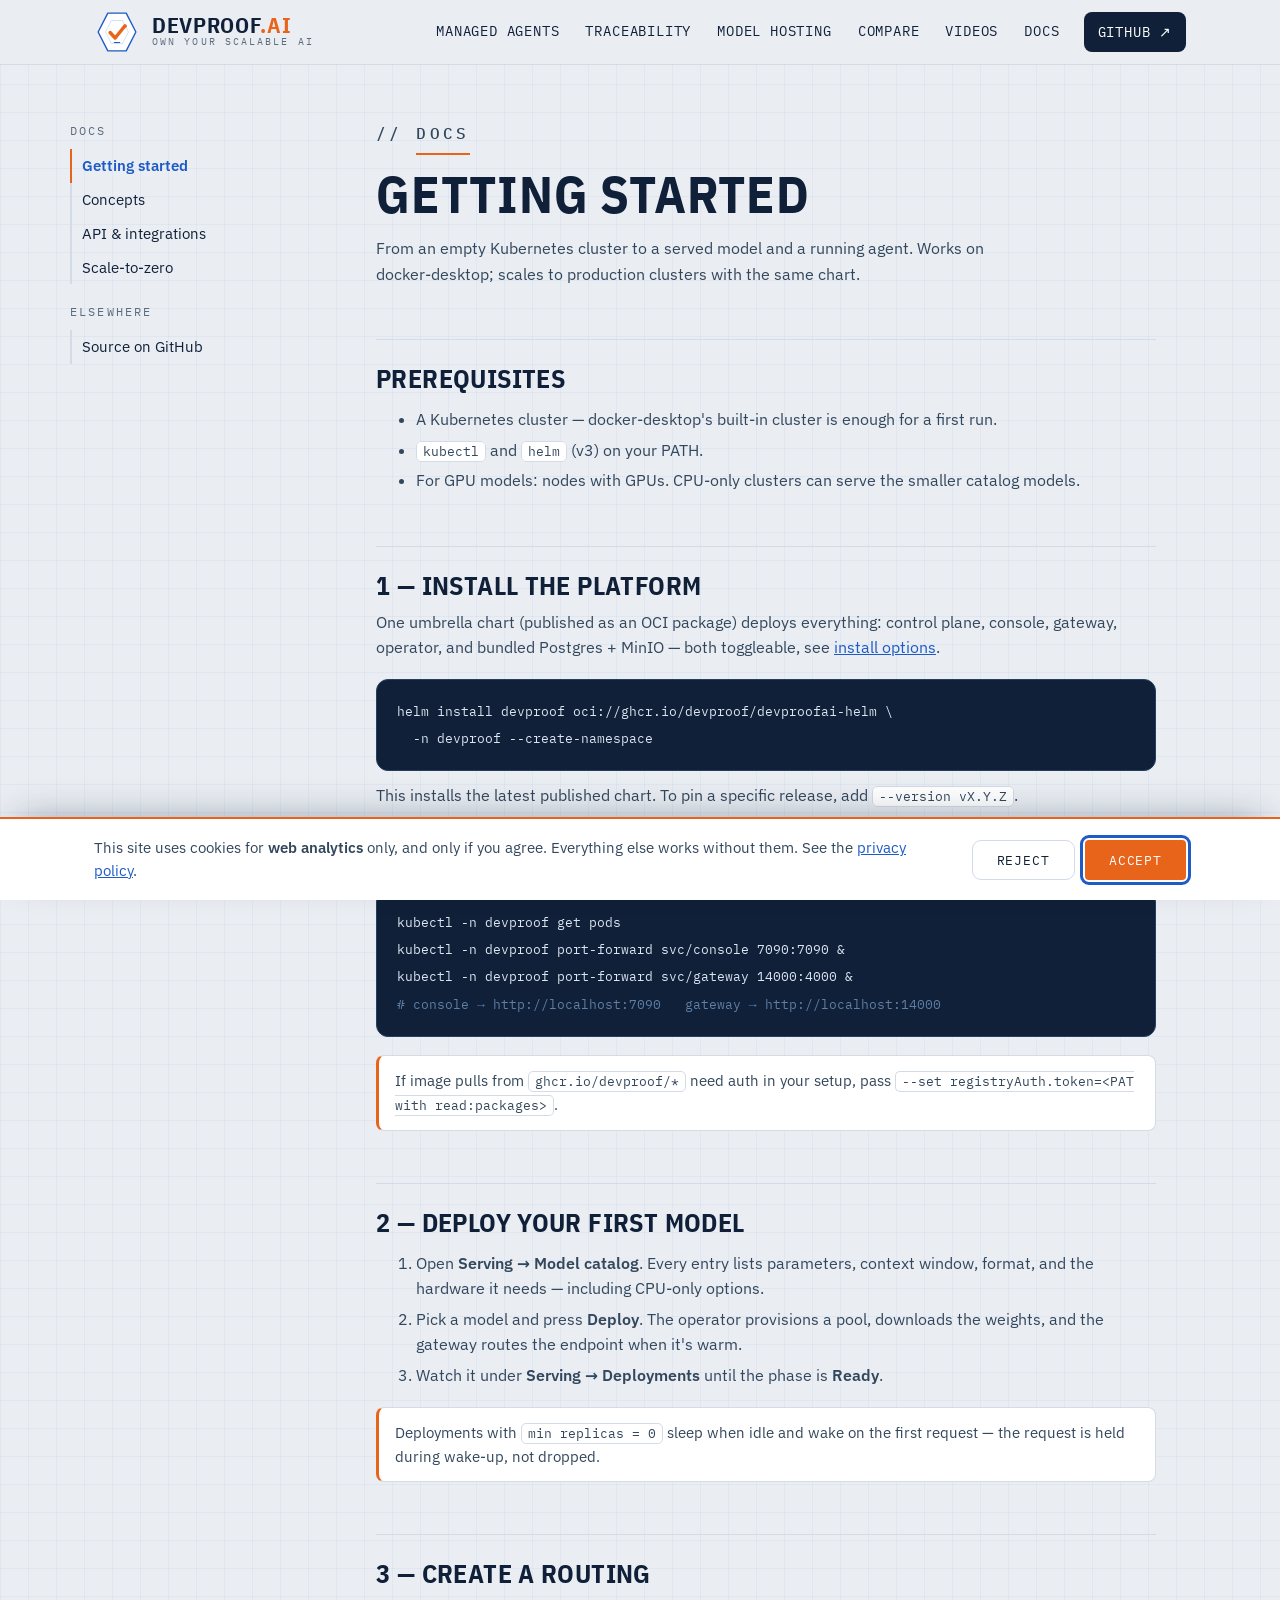
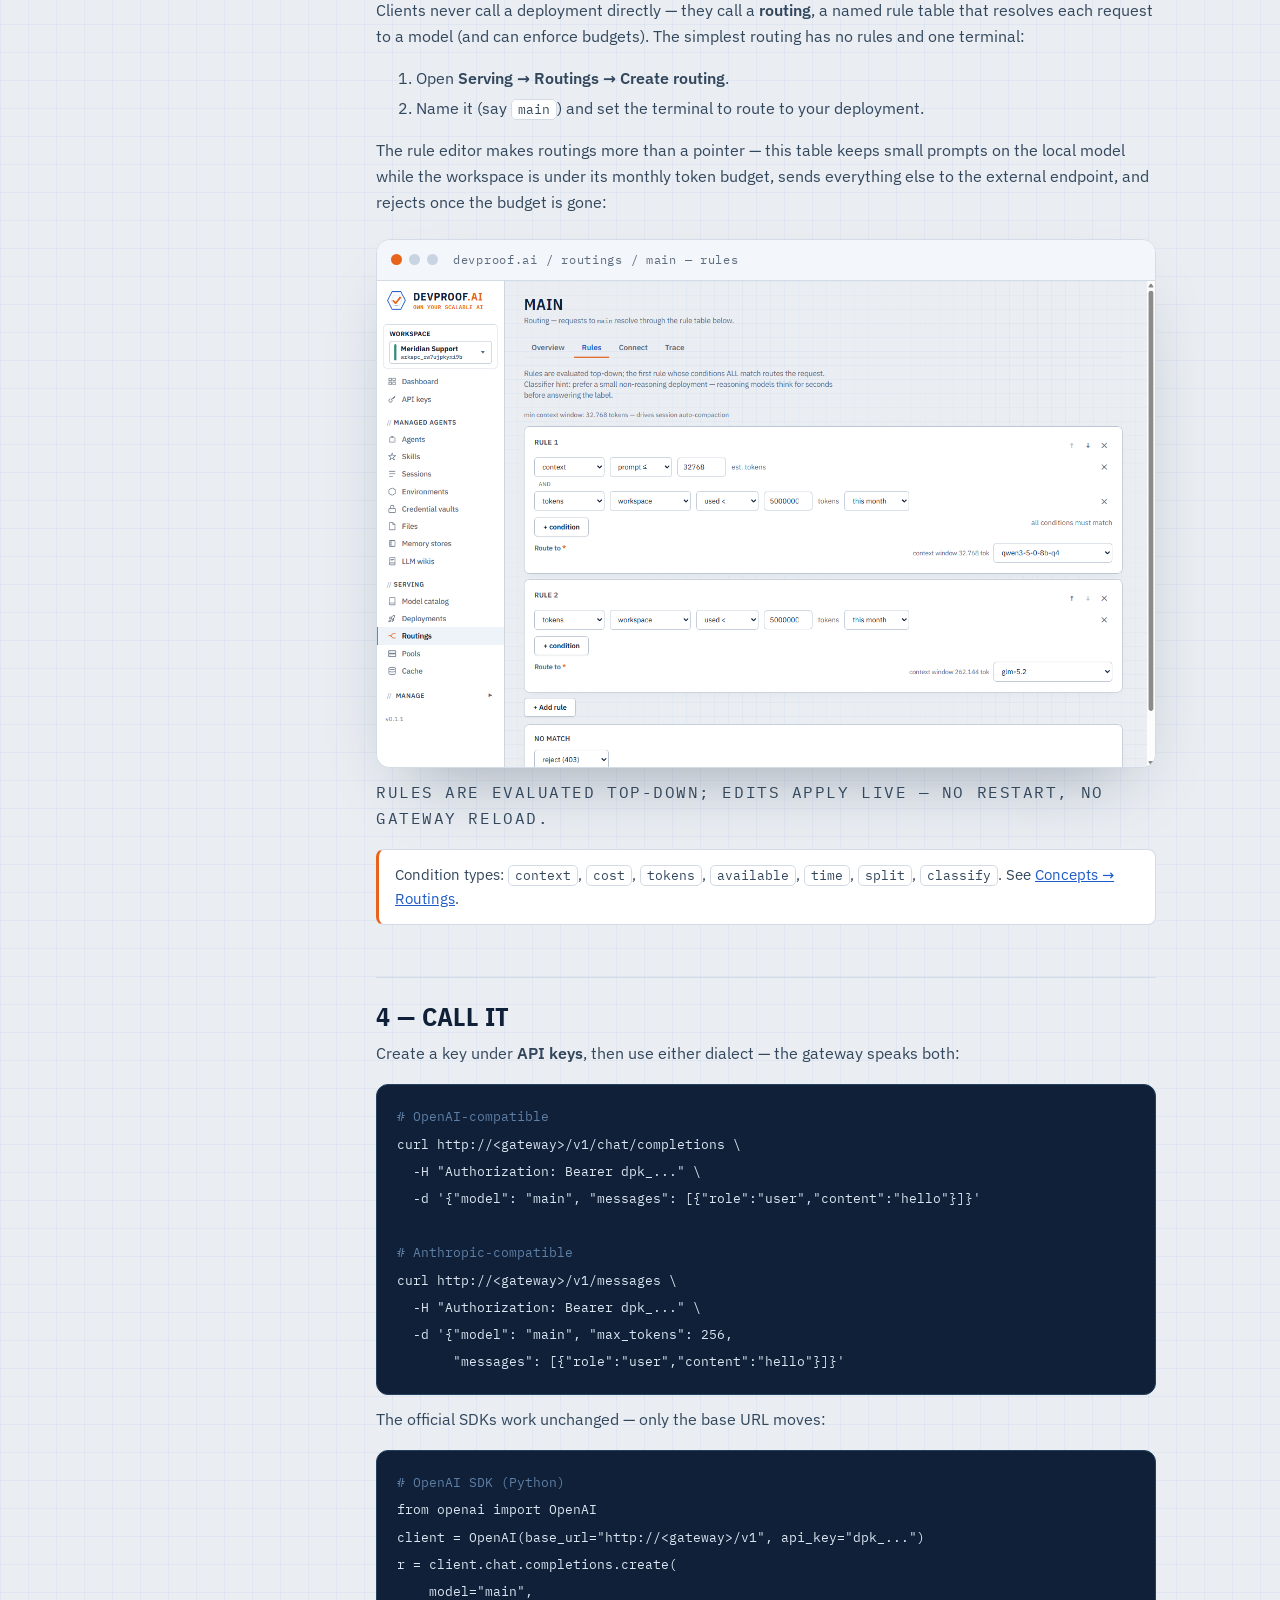
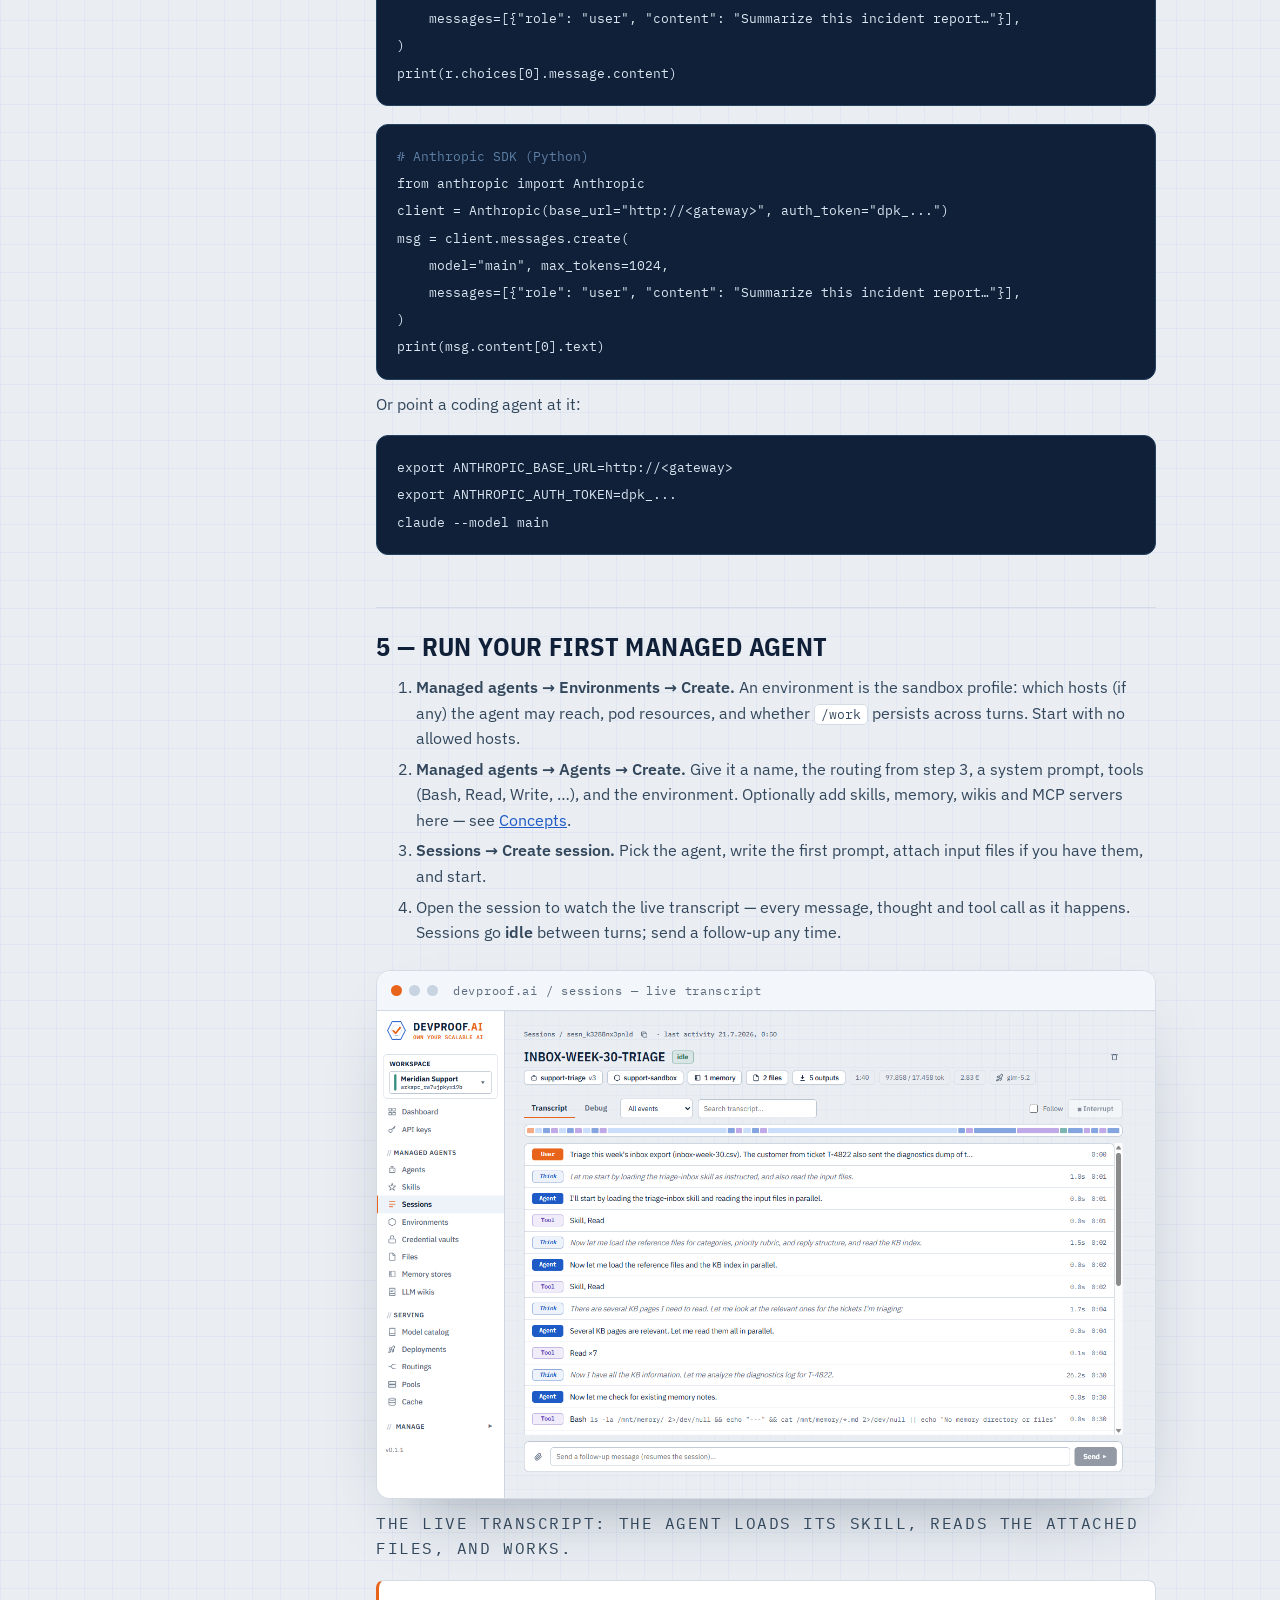
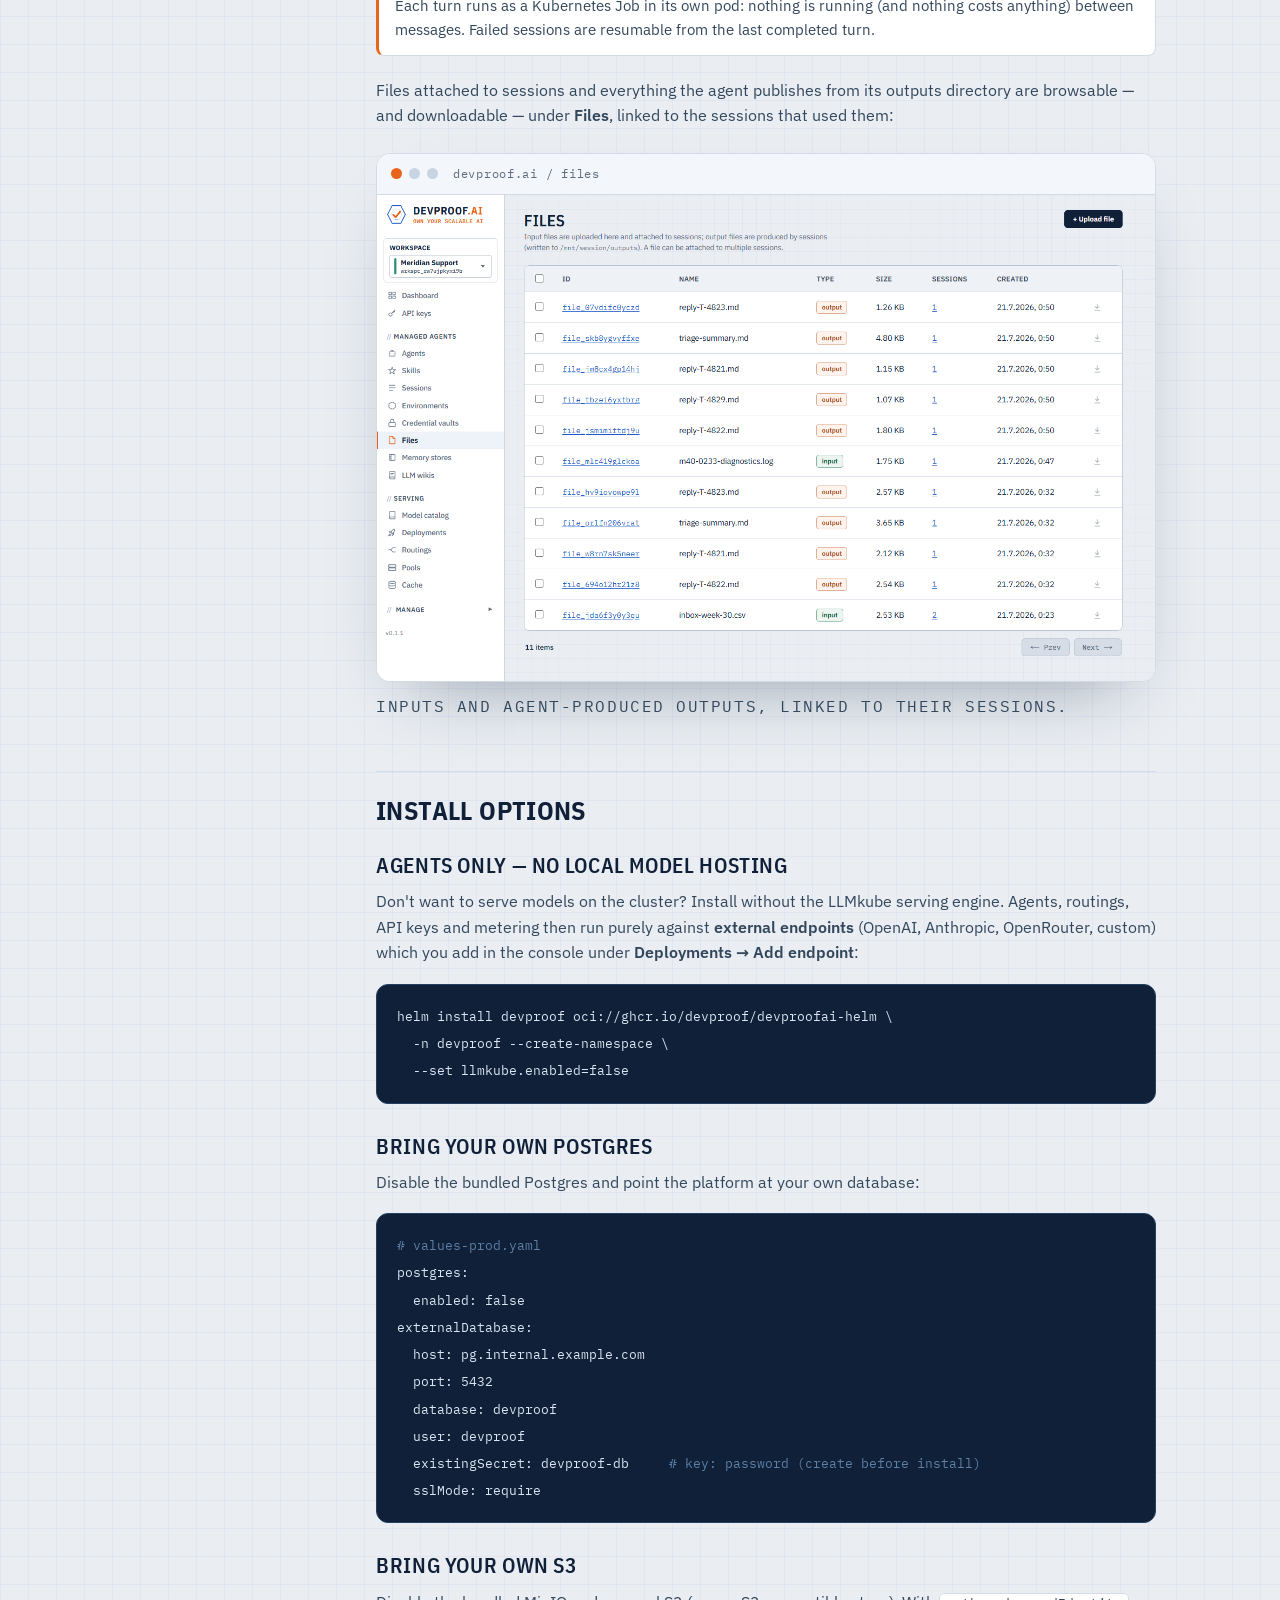
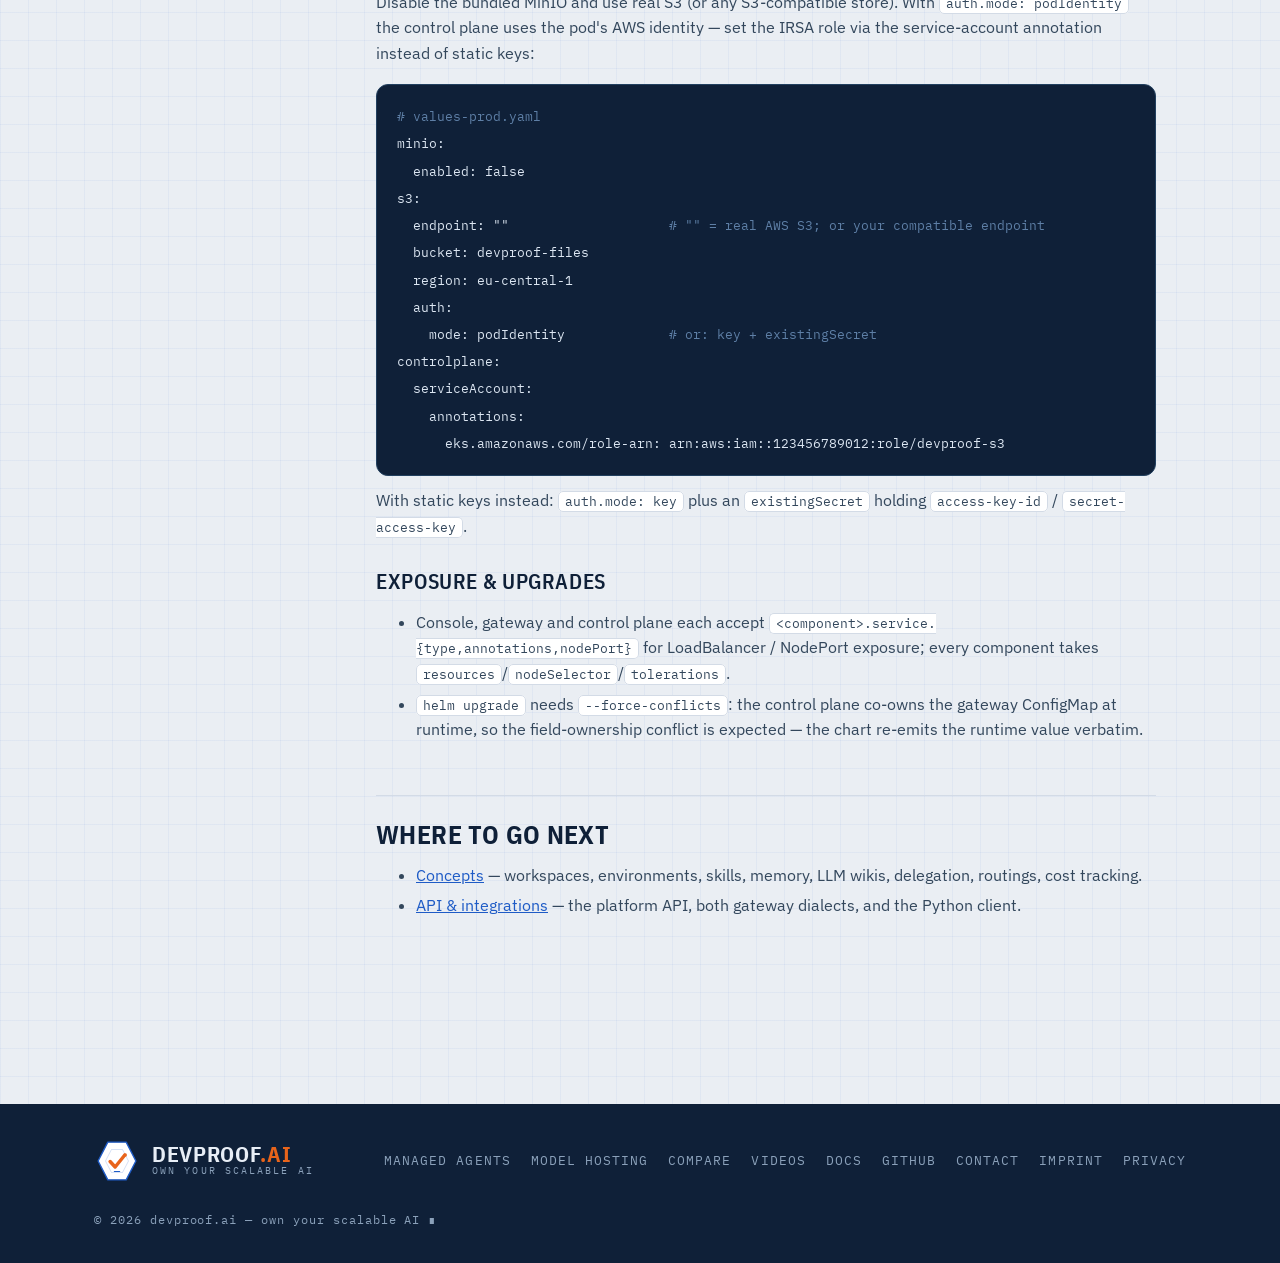
<file: docs/index.html>
<!doctype html>
<html lang="en">
<head>
<meta charset="utf-8">
<meta name="viewport" content="width=device-width,initial-scale=1">
<title>Getting started — DEVPROOF.AI docs</title>
<meta name="description" content="Install Devproof AI on any Kubernetes cluster, deploy your first model, and run your first managed agent.">
<link rel="canonical" href="https://devproof.ai/docs/">
<link rel="stylesheet" href="../assets/fonts.css">
<link rel="stylesheet" href="../assets/site.css">
<link rel="icon" type="image/svg+xml" href="../assets/mark.svg">
<meta property="og:type" content="website">
<meta property="og:site_name" content="DEVPROOF.AI">
<meta property="og:title" content="Getting started — DEVPROOF.AI docs">
<meta property="og:description" content="Install Devproof AI on any Kubernetes cluster, deploy your first model, and run your first managed agent.">
<meta property="og:url" content="https://devproof.ai/docs/">
<meta property="og:image" content="https://devproof.ai/assets/og.png">
<meta property="og:image:width" content="1200">
<meta property="og:image:height" content="630">
<meta property="og:image:alt" content="DEVPROOF.AI — open-source managed AI agents on Kubernetes">
<meta name="twitter:card" content="summary_large_image">
<meta name="twitter:title" content="Getting started — DEVPROOF.AI docs">
<meta name="twitter:description" content="Install Devproof AI on any Kubernetes cluster, deploy your first model, and run your first managed agent.">
<meta name="twitter:image" content="https://devproof.ai/assets/og.png">
</head>
<body>

<svg width="0" height="0" style="position:absolute" aria-hidden="true">
  <defs>
    <symbol id="mark" viewBox="0 0 100 100">
      <polygon points="30,9 70,9 91,50 70,91 30,91 9,50" fill="#fff" stroke="#1E5BC6" stroke-width="3" stroke-linejoin="round"/>
      <polygon points="38,25 62,25 75,50 62,75 38,75 25,50" fill="none" stroke="#1E5BC6" stroke-width="1.3" stroke-linejoin="round" opacity=".3"/>
      <path d="M35,51 L46,63 L67,37" fill="none" stroke="#E8641B" stroke-width="7.5" stroke-linecap="round" stroke-linejoin="round"/>
      <rect x="64.5" y="33.5" width="6.5" height="6.5" rx="1.2" fill="#E8641B"/>
      <rect x="43" y="71.5" width="14" height="2.6" rx="1.3" fill="#1E5BC6"/>
    </symbol>
  </defs>
</svg>

<header class="site-head">
  <div class="wrap">
    <a class="lockup" href="../">
      <svg aria-hidden="true"><use href="#mark"/></svg>
      <span>
        <span class="lk-word">DEVPROOF<span class="ai">.AI</span></span>
        <span class="lk-tag">Own your scalable AI</span>
      </span>
    </a>
    <nav class="site-nav" aria-label="Main">
      <a href="../#agents">Managed agents</a>
      <a href="../#trace">Traceability</a>
      <a href="../#hosting">Model hosting</a>
      <a href="../compare.html">Compare</a>
      <a href="../videos.html">Videos</a>
      <a href="./">Docs</a>
      <a class="gh" href="https://github.com/devproof/devproofai">GitHub ↗</a>
    </nav>
  </div>
</header>

<div class="wrap docs-grid">
  <aside class="docs-side" aria-label="Docs navigation">
    <div class="k">Docs</div>
    <a href="./" class="on">Getting started</a>
    <a href="concepts.html">Concepts</a>
    <a href="api.html">API &amp; integrations</a>
    <a href="scale-to-zero.html">Scale-to-zero</a>
    <div class="k">Elsewhere</div>
    <a href="https://github.com/devproof/devproofai">Source on GitHub</a>
  </aside>

  <main class="docs-body">
    <p class="eyebrow"><span class="eyebrow-line">Docs</span></p>
    <h1>Getting started</h1>
    <p class="lead">From an empty Kubernetes cluster to a served model and a running
      agent. Works on docker-desktop; scales to production clusters with the same chart.</p>

    <h2 id="prereqs">Prerequisites</h2>
    <ul>
      <li>A Kubernetes cluster — docker-desktop's built-in cluster is enough for a first run.</li>
      <li><code>kubectl</code> and <code>helm</code> (v3) on your PATH.</li>
      <li>For GPU models: nodes with GPUs. CPU-only clusters can serve the smaller catalog models.</li>
    </ul>

    <h2 id="install">1 — Install the platform</h2>
    <p>One umbrella chart (published as an OCI package) deploys everything: control plane,
      console, gateway, operator, and bundled Postgres + MinIO — both toggleable, see
      <a href="#install-options">install options</a>.</p>
    <pre><code>helm install devproof oci://ghcr.io/devproof/devproofai-helm \
  -n devproof --create-namespace</code></pre>
    <p>This installs the latest published chart. To pin a specific release, add
      <code>--version vX.Y.Z</code>.</p>
    <p>When the pods are up, expose the console and the model gateway — port-forward in
      dev, or your ingress / LoadBalancer in production:</p>
    <pre><code>kubectl -n devproof get pods
kubectl -n devproof port-forward svc/console 7090:7090 &amp;
kubectl -n devproof port-forward svc/gateway 14000:4000 &amp;
<span class="c"># console → http://localhost:7090   gateway → http://localhost:14000</span></code></pre>
    <div class="note">If image pulls from <code>ghcr.io/devproof/*</code> need auth in your
      setup, pass <code>--set registryAuth.token=&lt;PAT with read:packages&gt;</code>.</div>

    <h2 id="first-model">2 — Deploy your first model</h2>
    <ol>
      <li>Open <b>Serving → Model catalog</b>. Every entry lists parameters, context window,
        format, and the hardware it needs — including CPU-only options.</li>
      <li>Pick a model and press <b>Deploy</b>. The operator provisions a pool, downloads the
        weights, and the gateway routes the endpoint when it's warm.</li>
      <li>Watch it under <b>Serving → Deployments</b> until the phase is <b>Ready</b>.</li>
    </ol>
    <div class="note">Deployments with <code>min replicas = 0</code> sleep when idle and wake on the
      first request — the request is held during wake-up, not dropped.</div>

    <h2 id="routing">3 — Create a routing</h2>
    <p>Clients never call a deployment directly — they call a <b>routing</b>, a named rule
      table that resolves each request to a model (and can enforce budgets). The simplest
      routing has no rules and one terminal:</p>
    <ol>
      <li>Open <b>Serving → Routings → Create routing</b>.</li>
      <li>Name it (say <code>main</code>) and set the terminal to route to your deployment.</li>
    </ol>
    <p>The rule editor makes routings more than a pointer — this table keeps small
      prompts on the local model while the workspace is under its monthly token budget,
      sends everything else to the external endpoint, and rejects once the budget is
      gone:</p>
    <figure style="margin:24px 0 0">
      <div class="browser">
        <div class="browser-bar"><i></i><i></i><i></i><span>devproof.ai / routings / main — rules</span></div>
        <img src="../assets/img/console-routing-rules.png" alt="The routing rule editor: two rules with context and token-budget conditions, each routing to a model, and a reject terminal." loading="lazy">
      </div>
      <p class="shot-cap">Rules are evaluated top-down; edits apply live — no restart, no gateway reload.</p>
    </figure>
    <div class="note">Condition types: <code>context</code>, <code>cost</code>,
      <code>tokens</code>, <code>available</code>, <code>time</code>, <code>split</code>,
      <code>classify</code>. See <a href="concepts.html#serving">Concepts → Routings</a>.</div>

    <h2 id="api-key">4 — Call it</h2>
    <p>Create a key under <b>API keys</b>, then use either dialect — the gateway speaks both:</p>
    <pre><code><span class="c"># OpenAI-compatible</span>
curl http://&lt;gateway&gt;/v1/chat/completions \
  -H "Authorization: Bearer dpk_..." \
  -d '{"model": "main", "messages": [{"role":"user","content":"hello"}]}'

<span class="c"># Anthropic-compatible</span>
curl http://&lt;gateway&gt;/v1/messages \
  -H "Authorization: Bearer dpk_..." \
  -d '{"model": "main", "max_tokens": 256,
       "messages": [{"role":"user","content":"hello"}]}'</code></pre>
    <p>The official SDKs work unchanged — only the base URL moves:</p>
    <pre><code><span class="c"># OpenAI SDK (Python)</span>
from openai import OpenAI
client = OpenAI(base_url="http://&lt;gateway&gt;/v1", api_key="dpk_...")
r = client.chat.completions.create(
    model="main",
    messages=[{"role": "user", "content": "Summarize this incident report…"}],
)
print(r.choices[0].message.content)</code></pre>
    <pre><code><span class="c"># Anthropic SDK (Python)</span>
from anthropic import Anthropic
client = Anthropic(base_url="http://&lt;gateway&gt;", auth_token="dpk_...")
msg = client.messages.create(
    model="main", max_tokens=1024,
    messages=[{"role": "user", "content": "Summarize this incident report…"}],
)
print(msg.content[0].text)</code></pre>
    <p>Or point a coding agent at it:</p>
    <pre><code>export ANTHROPIC_BASE_URL=http://&lt;gateway&gt;
export ANTHROPIC_AUTH_TOKEN=dpk_...
claude --model main</code></pre>

    <h2 id="first-agent">5 — Run your first managed agent</h2>
    <ol>
      <li><b>Managed agents → Environments → Create.</b> An environment is the sandbox
        profile: which hosts (if any) the agent may reach, pod resources, and whether
        <code>/work</code> persists across turns. Start with no allowed hosts.</li>
      <li><b>Managed agents → Agents → Create.</b> Give it a name, the routing from step 3,
        a system prompt, tools (Bash, Read, Write, …), and the environment. Optionally add
        skills, memory, wikis and MCP servers here — see <a href="concepts.html">Concepts</a>.</li>
      <li><b>Sessions → Create session.</b> Pick the agent, write the first prompt, attach
        input files if you have them, and start.</li>
      <li>Open the session to watch the live transcript — every message, thought and tool
        call as it happens. Sessions go <b>idle</b> between turns; send a follow-up any time.</li>
    </ol>
    <figure style="margin:24px 0 0">
      <div class="browser">
        <div class="browser-bar"><i></i><i></i><i></i><span>devproof.ai / sessions — live transcript</span></div>
        <img src="../assets/img/console-session-skill.png" alt="A session transcript streaming live: the agent loads its skill and reads the attached files, with every thought and tool call as a row." loading="lazy">
      </div>
      <p class="shot-cap">The live transcript: the agent loads its skill, reads the attached files, and works.</p>
    </figure>
    <div class="note">Each turn runs as a Kubernetes Job in its own pod: nothing is running
      (and nothing costs anything) between messages. Failed sessions are resumable from the
      last completed turn.</div>
    <p style="margin-top:22px">Files attached to sessions and everything the agent publishes
      from its outputs directory are browsable — and downloadable — under <b>Files</b>,
      linked to the sessions that used them:</p>
    <figure style="margin:24px 0 0">
      <div class="browser">
        <div class="browser-bar"><i></i><i></i><i></i><span>devproof.ai / files</span></div>
        <img src="../assets/img/console-files.png" alt="The files list: input uploads and per-session output files with sizes and session links." loading="lazy">
      </div>
      <p class="shot-cap">Inputs and agent-produced outputs, linked to their sessions.</p>
    </figure>

    <h2 id="install-options">Install options</h2>

    <h3 id="agents-only">Agents only — no local model hosting</h3>
    <p>Don't want to serve models on the cluster? Install without the LLMkube serving
      engine. Agents, routings, API keys and metering then run purely against
      <b>external endpoints</b> (OpenAI, Anthropic, OpenRouter, custom) which you add in
      the console under <b>Deployments → Add endpoint</b>:</p>
    <pre><code>helm install devproof oci://ghcr.io/devproof/devproofai-helm \
  -n devproof --create-namespace \
  --set llmkube.enabled=false</code></pre>

    <h3 id="external-db">Bring your own Postgres</h3>
    <p>Disable the bundled Postgres and point the platform at your own database:</p>
    <pre><code><span class="c"># values-prod.yaml</span>
postgres:
  enabled: false
externalDatabase:
  host: pg.internal.example.com
  port: 5432
  database: devproof
  user: devproof
  existingSecret: devproof-db     <span class="c"># key: password (create before install)</span>
  sslMode: require</code></pre>

    <h3 id="external-s3">Bring your own S3</h3>
    <p>Disable the bundled MinIO and use real S3 (or any S3-compatible store). With
      <code>auth.mode: podIdentity</code> the control plane uses the pod's AWS identity —
      set the IRSA role via the service-account annotation instead of static keys:</p>
    <pre><code><span class="c"># values-prod.yaml</span>
minio:
  enabled: false
s3:
  endpoint: ""                    <span class="c"># "" = real AWS S3; or your compatible endpoint</span>
  bucket: devproof-files
  region: eu-central-1
  auth:
    mode: podIdentity             <span class="c"># or: key + existingSecret</span>
controlplane:
  serviceAccount:
    annotations:
      eks.amazonaws.com/role-arn: arn:aws:iam::123456789012:role/devproof-s3</code></pre>
    <p>With static keys instead: <code>auth.mode: key</code> plus an
      <code>existingSecret</code> holding <code>access-key-id</code> /
      <code>secret-access-key</code>.</p>

    <h3 id="exposure">Exposure &amp; upgrades</h3>
    <ul>
      <li>Console, gateway and control plane each accept
        <code>&lt;component&gt;.service.{type,annotations,nodePort}</code> for LoadBalancer /
        NodePort exposure; every component takes
        <code>resources</code>/<code>nodeSelector</code>/<code>tolerations</code>.</li>
      <li><code>helm upgrade</code> needs <code>--force-conflicts</code>: the control plane
        co-owns the gateway ConfigMap at runtime, so the field-ownership conflict is
        expected — the chart re-emits the runtime value verbatim.</li>
    </ul>

    <h2 id="next">Where to go next</h2>
    <ul>
      <li><a href="concepts.html">Concepts</a> — workspaces, environments, skills, memory,
        LLM wikis, delegation, routings, cost tracking.</li>
      <li><a href="api.html">API &amp; integrations</a> — the platform API, both gateway
        dialects, and the Python client.</li>
    </ul>
  </main>
</div>

<footer class="site-foot">
  <div class="wrap">
    <a class="lockup" href="../">
      <svg aria-hidden="true"><use href="#mark"/></svg>
      <span>
        <span class="lk-word">DEVPROOF<span class="ai">.AI</span></span>
        <span class="lk-tag">Own your scalable AI</span>
      </span>
    </a>
    <nav aria-label="Footer">
      <a href="../#agents">Managed agents</a>
      <a href="../#hosting">Model hosting</a>
      <a href="../compare.html">Compare</a>
      <a href="../videos.html">Videos</a>
      <a href="./">Docs</a>
      <a href="https://github.com/devproof/devproofai">GitHub</a>
      <a href="../contact.html">Contact</a>
      <a href="../imprint.html">Imprint</a>
      <a href="../privacy.html">Privacy</a>
    </nav>
    <div class="fine">© 2026 devproof.ai — own your scalable AI ∎</div>
  </div>
</footer>

<div class="lightbox" id="lightbox" role="dialog" aria-label="Screenshot preview"><img alt=""></div>
<script>
  const lb = document.getElementById('lightbox'), lbImg = lb.querySelector('img');
  document.querySelectorAll('.browser img').forEach((img) => {
    img.title = 'Click to expand';
    img.addEventListener('click', () => {
      lbImg.src = img.currentSrc || img.src; lbImg.alt = img.alt;
      lb.classList.add('open');
    });
  });
  lb.addEventListener('click', () => lb.classList.remove('open'));
  addEventListener('keydown', (e) => { if (e.key === 'Escape') lb.classList.remove('open'); });
</script>
<script src="../assets/consent.js"></script>
</body>
</html>
</file>
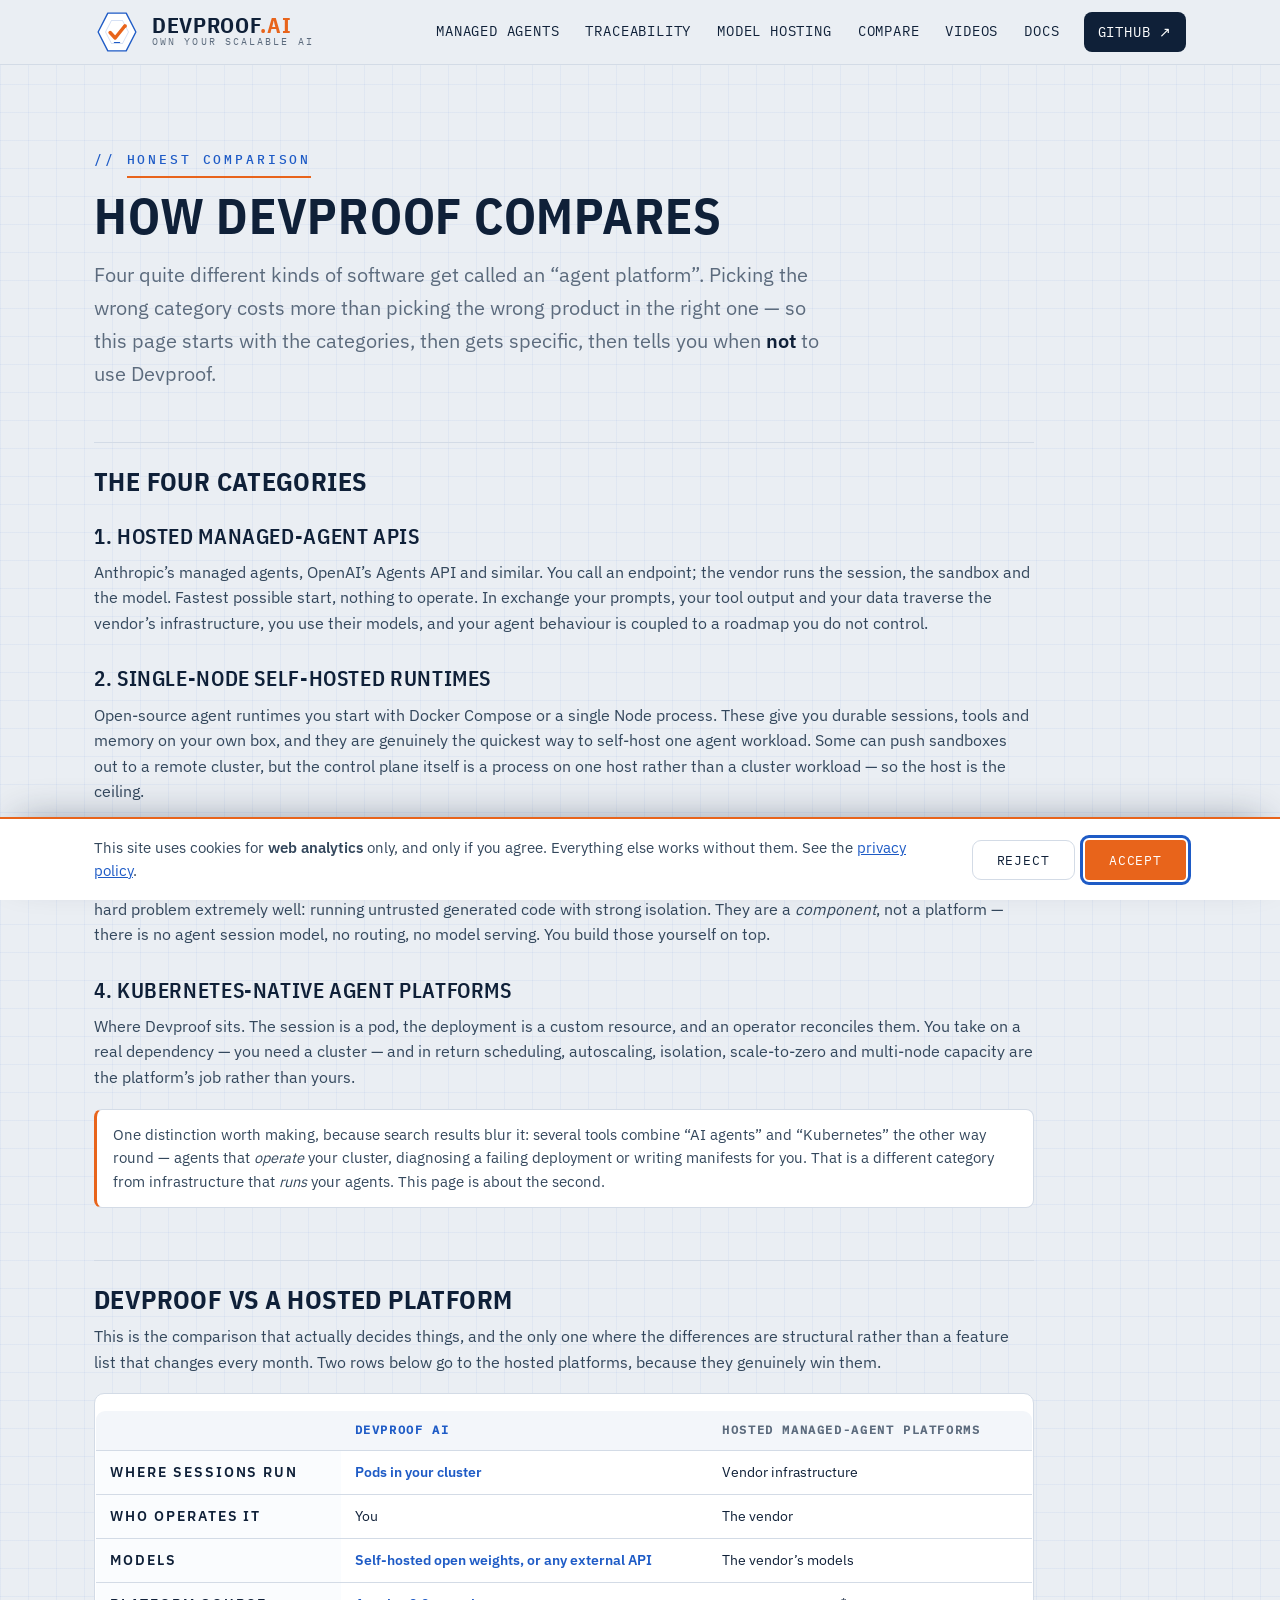
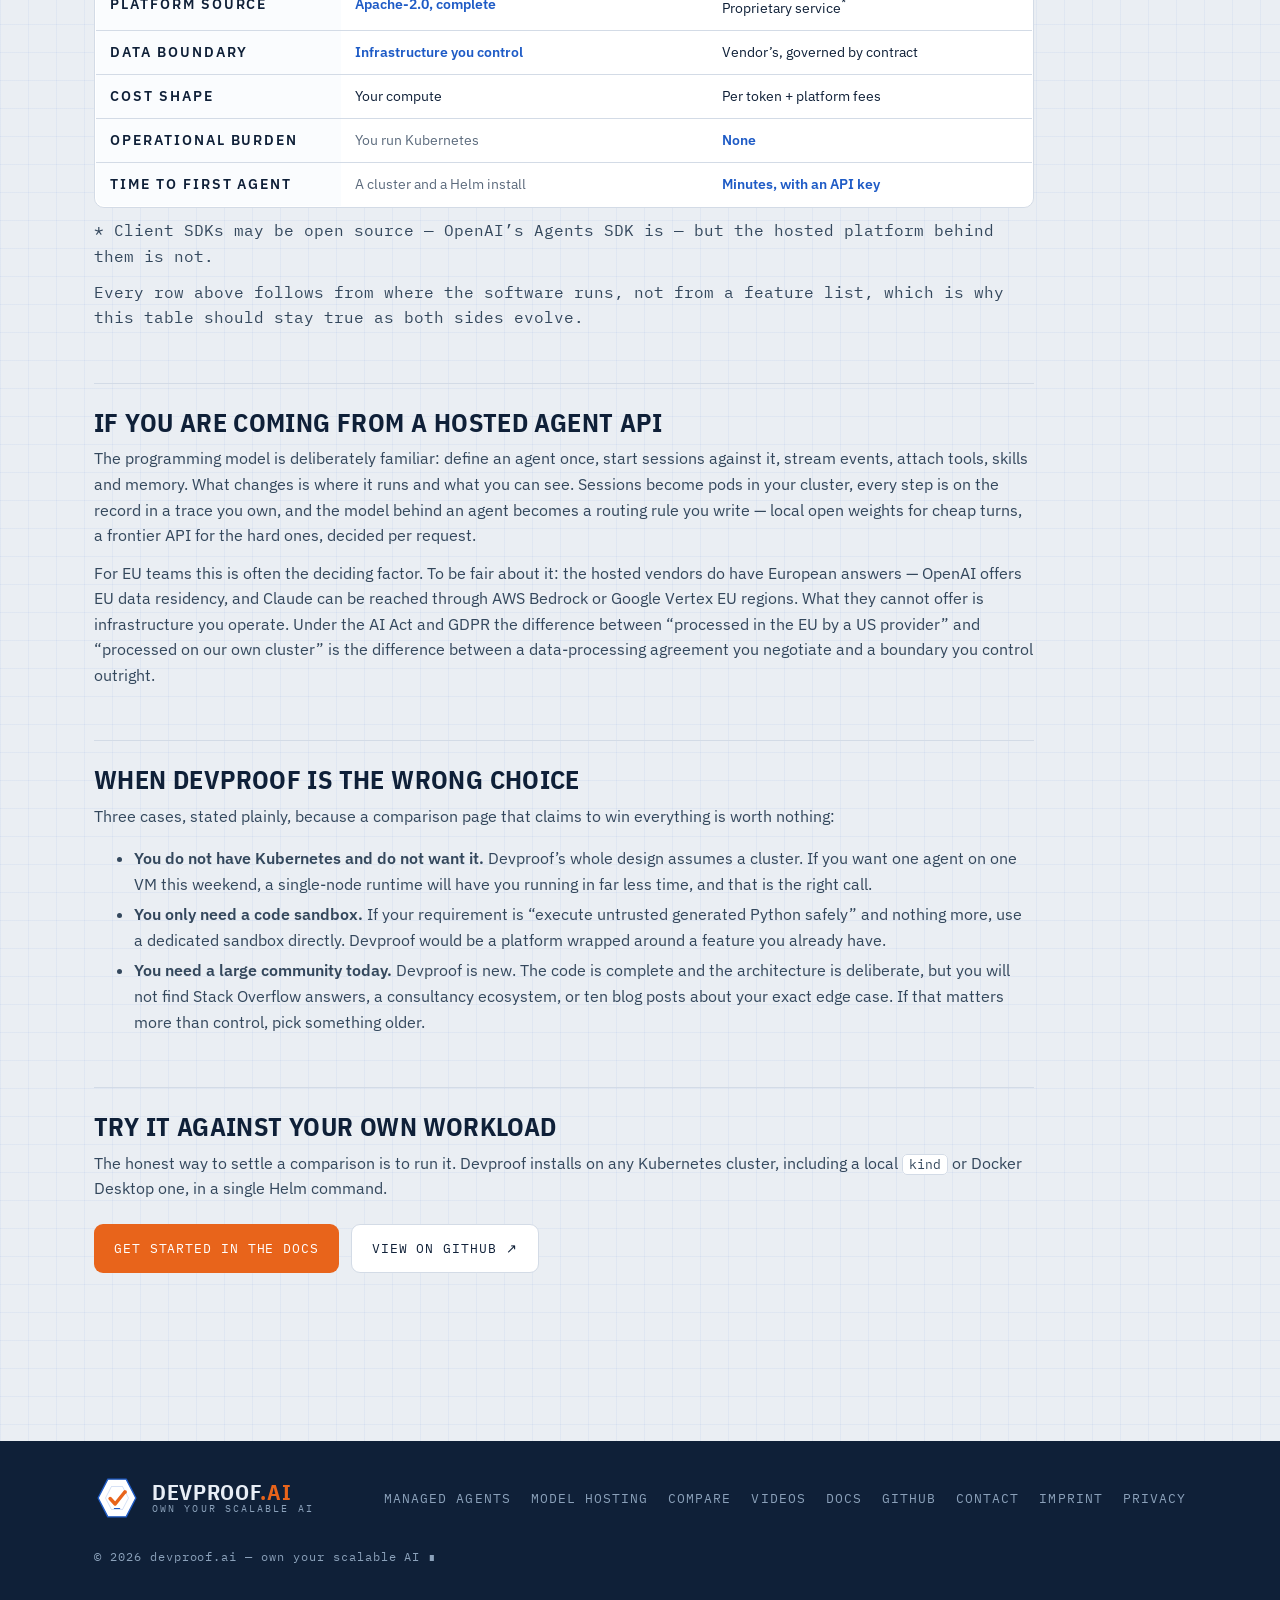
<file: compare.html>
<!doctype html>
<html lang="en">
<head>
<meta charset="utf-8">
<meta name="viewport" content="width=device-width,initial-scale=1">
<title>Self-hosted agent platforms compared — DEVPROOF.AI</title>
<meta name="description" content="Devproof AI vs hosted managed-agent platforms: where sessions run, who operates them, model choice and data boundary — plus an honest note on when not to use Devproof.">
<link rel="canonical" href="https://devproof.ai/compare.html">
<link rel="stylesheet" href="assets/fonts.css">
<link rel="stylesheet" href="assets/site.css">
<link rel="icon" type="image/svg+xml" href="assets/mark.svg">
<meta property="og:type" content="article">
<meta property="og:site_name" content="DEVPROOF.AI">
<meta property="og:title" content="Self-hosted agent platforms compared — DEVPROOF.AI">
<meta property="og:description" content="Devproof AI vs hosted managed-agent platforms: where sessions run, who operates them, model choice and data boundary — plus an honest note on when not to use Devproof.">
<meta property="og:url" content="https://devproof.ai/compare.html">
<meta property="og:image" content="https://devproof.ai/assets/og.png">
<meta property="og:image:width" content="1200">
<meta property="og:image:height" content="630">
<meta property="og:image:alt" content="DEVPROOF.AI — open-source managed AI agents on Kubernetes">
<meta name="twitter:card" content="summary_large_image">
<meta name="twitter:title" content="Self-hosted agent platforms compared — DEVPROOF.AI">
<meta name="twitter:description" content="Devproof AI vs hosted managed-agent platforms: where sessions run, who operates them, model choice and data boundary — plus an honest note on when not to use Devproof.">
<meta name="twitter:image" content="https://devproof.ai/assets/og.png">
</head>
<body>

<svg width="0" height="0" style="position:absolute" aria-hidden="true">
  <defs>
    <symbol id="mark" viewBox="0 0 100 100">
      <polygon points="30,9 70,9 91,50 70,91 30,91 9,50" fill="#fff" stroke="#1E5BC6" stroke-width="3" stroke-linejoin="round"/>
      <polygon points="38,25 62,25 75,50 62,75 38,75 25,50" fill="none" stroke="#1E5BC6" stroke-width="1.3" stroke-linejoin="round" opacity=".3"/>
      <path d="M35,51 L46,63 L67,37" fill="none" stroke="#E8641B" stroke-width="7.5" stroke-linecap="round" stroke-linejoin="round"/>
      <rect x="64.5" y="33.5" width="6.5" height="6.5" rx="1.2" fill="#E8641B"/>
      <rect x="43" y="71.5" width="14" height="2.6" rx="1.3" fill="#1E5BC6"/>
    </symbol>
  </defs>
</svg>

<header class="site-head">
  <div class="wrap">
    <a class="lockup" href="./">
      <svg aria-hidden="true"><use href="#mark"/></svg>
      <span>
        <span class="lk-word">DEVPROOF<span class="ai">.AI</span></span>
        <span class="lk-tag">Own your scalable AI</span>
      </span>
    </a>
    <nav class="site-nav" aria-label="Main">
      <a href="./#agents">Managed agents</a>
      <a href="./#trace">Traceability</a>
      <a href="./#hosting">Model hosting</a>
      <a href="compare.html">Compare</a>
      <a href="videos.html">Videos</a>
      <a href="docs/">Docs</a>
      <a class="gh" href="https://github.com/devproof/devproofai">GitHub ↗</a>
    </nav>
  </div>
</header>

<main>
  <section>
    <div class="wrap">
      <p class="eyebrow"><span class="eyebrow-line">Honest comparison</span></p>
      <h1 class="sec-head">How Devproof compares</h1>
      <p class="lead">Four quite different kinds of software get called an &ldquo;agent platform&rdquo;.
        Picking the wrong category costs more than picking the wrong product in the right one —
        so this page starts with the categories, then gets specific, then tells you when
        <b>not</b> to use Devproof.</p>

      <div class="docs-body cmp-body">

        <h2>The four categories</h2>

        <h3>1. Hosted managed-agent APIs</h3>
        <p>Anthropic&rsquo;s managed agents, OpenAI&rsquo;s Agents API and similar. You call an
          endpoint; the vendor runs the session, the sandbox and the model. Fastest possible start,
          nothing to operate. In exchange your prompts, your tool output and your data traverse the
          vendor&rsquo;s infrastructure, you use their models, and your agent behaviour is coupled
          to a roadmap you do not control.</p>

        <h3>2. Single-node self-hosted runtimes</h3>
        <p>Open-source agent runtimes you start with Docker Compose or a single Node process.
          These give you durable sessions, tools and memory on your own box, and they are genuinely
          the quickest way to self-host one agent workload. Some can push sandboxes out to a remote
          cluster, but the control plane itself is a process on one host rather than a cluster
          workload &mdash; so the host is the ceiling.</p>

        <h3>3. Sandbox primitives</h3>
        <p>Dedicated code-execution sandboxes, and the micro-VM and kernel-isolation technologies
          underneath them. These solve one hard problem extremely well: running untrusted generated
          code with strong isolation. They are a <em>component</em>, not a platform &mdash; there is
          no agent session model, no routing, no model serving. You build those yourself on
          top.</p>

        <h3>4. Kubernetes-native agent platforms</h3>
        <p>Where Devproof sits. The session is a pod, the deployment is a custom resource, and an
          operator reconciles them. You take on a real dependency &mdash; you need a cluster &mdash;
          and in return scheduling, autoscaling, isolation, scale-to-zero and multi-node capacity
          are the platform&rsquo;s job rather than yours.</p>

        <div class="note">One distinction worth making, because search results blur it: several
          tools combine &ldquo;AI agents&rdquo; and &ldquo;Kubernetes&rdquo; the other way round
          &mdash; agents that <em>operate</em> your cluster, diagnosing a failing deployment or
          writing manifests for you. That is a different category from infrastructure that
          <em>runs</em> your agents. This page is about the second.</div>

        <h2>Devproof vs a hosted platform</h2>
        <p>This is the comparison that actually decides things, and the only one where the
          differences are structural rather than a feature list that changes every month. Two rows
          below go to the hosted platforms, because they genuinely win them.</p>

        <div class="cmp-scroll">
          <table>
            <thead>
              <tr>
                <th scope="col">&nbsp;</th>
                <th scope="col" class="us">Devproof AI</th>
                <th scope="col">Hosted managed-agent platforms</th>
              </tr>
            </thead>
            <tbody>
              <tr>
                <th scope="row">Where sessions run</th>
                <td class="cmp-y">Pods in your cluster</td>
                <td>Vendor infrastructure</td>
              </tr>
              <tr>
                <th scope="row">Who operates it</th>
                <td>You</td>
                <td>The vendor</td>
              </tr>
              <tr>
                <th scope="row">Models</th>
                <td class="cmp-y">Self-hosted open weights, or any external API</td>
                <td>The vendor&rsquo;s models</td>
              </tr>
              <tr>
                <th scope="row">Platform source</th>
                <td class="cmp-y">Apache-2.0, complete</td>
                <td>Proprietary service<sup>*</sup></td>
              </tr>
              <tr>
                <th scope="row">Data boundary</th>
                <td class="cmp-y">Infrastructure you control</td>
                <td>Vendor&rsquo;s, governed by contract</td>
              </tr>
              <tr>
                <th scope="row">Cost shape</th>
                <td>Your compute</td>
                <td>Per token + platform fees</td>
              </tr>
              <tr>
                <th scope="row">Operational burden</th>
                <td class="cmp-n">You run Kubernetes</td>
                <td class="cmp-y">None</td>
              </tr>
              <tr>
                <th scope="row">Time to first agent</th>
                <td class="cmp-n">A cluster and a Helm install</td>
                <td class="cmp-y">Minutes, with an API key</td>
              </tr>
            </tbody>
          </table>
        </div>
        <p class="cmp-asof">* Client SDKs may be open source &mdash; OpenAI&rsquo;s Agents SDK is &mdash;
          but the hosted platform behind them is not.</p>
        <p class="cmp-asof">Every row above follows from where the software runs, not from a feature
          list, which is why this table should stay true as both sides evolve.</p>


        <h2>If you are coming from a hosted agent API</h2>
        <p>The programming model is deliberately familiar: define an agent once, start sessions
          against it, stream events, attach tools, skills and memory. What changes is where it runs
          and what you can see. Sessions become pods in your cluster, every step is on the record in
          a trace you own, and the model behind an agent becomes a routing rule you write &mdash;
          local open weights for cheap turns, a frontier API for the hard ones, decided per request.</p>
        <p>For EU teams this is often the deciding factor. To be fair about it: the hosted
          vendors do have European answers &mdash; OpenAI offers EU data residency, and Claude can
          be reached through AWS Bedrock or Google Vertex EU regions. What they cannot offer is
          infrastructure you operate. Under the AI Act and GDPR the difference between
          &ldquo;processed in the EU by a US provider&rdquo; and &ldquo;processed on our own
          cluster&rdquo; is the difference between a data-processing agreement you negotiate and a
          boundary you control outright.</p>

        <h2>When Devproof is the wrong choice</h2>
        <p>Three cases, stated plainly, because a comparison page that claims to win everything is
          worth nothing:</p>
        <ul>
          <li><b>You do not have Kubernetes and do not want it.</b> Devproof&rsquo;s whole design
            assumes a cluster. If you want one agent on one VM this weekend, a single-node runtime
            will have you running in far less time, and that is the right call.</li>
          <li><b>You only need a code sandbox.</b> If your requirement is &ldquo;execute untrusted
            generated Python safely&rdquo; and nothing more, use a dedicated sandbox directly.
            Devproof would be a platform wrapped around a feature you already have.</li>
          <li><b>You need a large community today.</b> Devproof is new. The code is complete and
            the architecture is deliberate, but you will not find Stack Overflow answers, a
            consultancy ecosystem, or ten blog posts about your exact edge case. If that matters
            more than control, pick something older.</li>
        </ul>

        <h2>Try it against your own workload</h2>
        <p>The honest way to settle a comparison is to run it. Devproof installs on any Kubernetes
          cluster, including a local <code>kind</code> or Docker Desktop one, in a single Helm
          command.</p>
        <div class="btnrow" style="margin-top:22px">
          <a class="btn" href="docs/">Get started in the docs</a>
          <a class="btn ghost" href="https://github.com/devproof/devproofai" target="_blank" rel="noopener">View on GitHub ↗</a>
        </div>

      </div>
    </div>
  </section>
</main>

<footer class="site-foot">
  <div class="wrap">
    <a class="lockup" href="./">
      <svg aria-hidden="true"><use href="#mark"/></svg>
      <span>
        <span class="lk-word">DEVPROOF<span class="ai">.AI</span></span>
        <span class="lk-tag">Own your scalable AI</span>
      </span>
    </a>
    <nav aria-label="Footer">
      <a href="./#agents">Managed agents</a>
      <a href="./#hosting">Model hosting</a>
      <a href="compare.html">Compare</a>
      <a href="videos.html">Videos</a>
      <a href="docs/">Docs</a>
      <a href="https://github.com/devproof/devproofai">GitHub</a>
      <a href="contact.html">Contact</a>
      <a href="imprint.html">Imprint</a>
      <a href="privacy.html">Privacy</a>
    </nav>
    <div class="fine">© 2026 devproof.ai — own your scalable AI ∎</div>
  </div>
</footer>

<script src="assets/consent.js"></script>
</body>
</html>
</file>
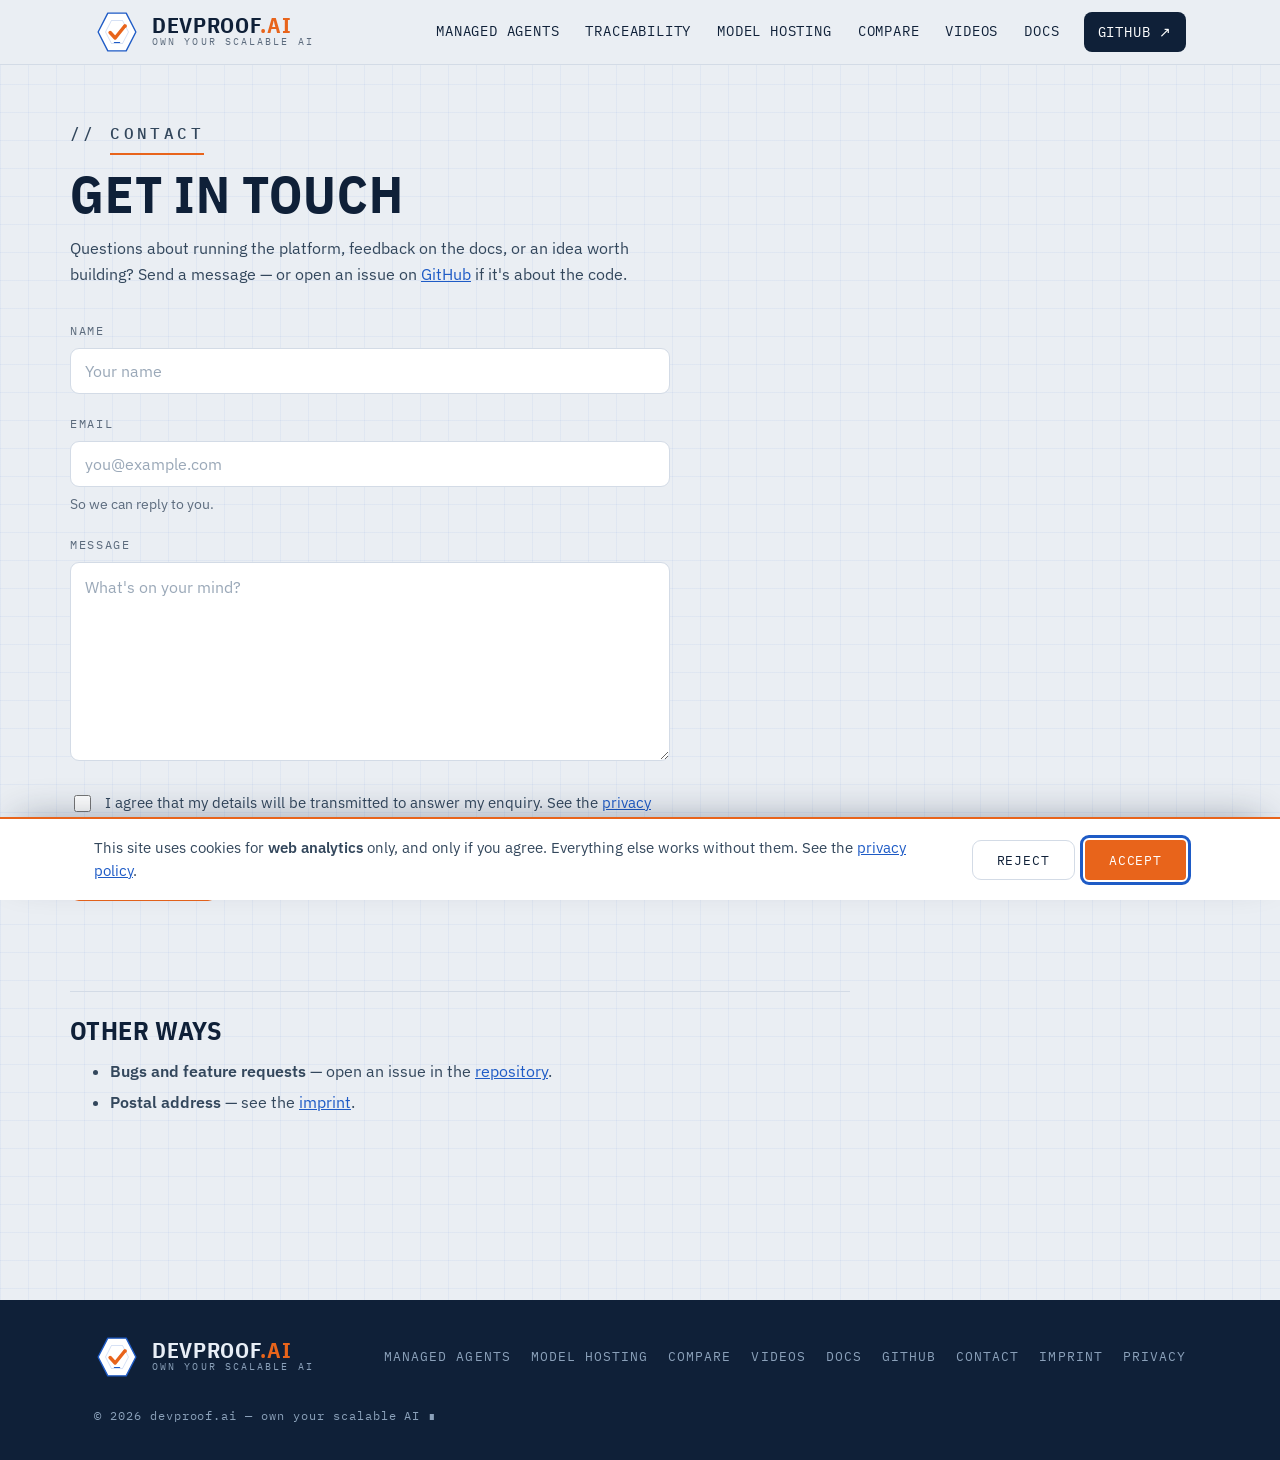
<file: contact.html>
<!doctype html>
<html lang="en">
<head>
<meta charset="utf-8">
<meta name="viewport" content="width=device-width,initial-scale=1">
<title>Contact — DEVPROOF.AI</title>
<meta name="description" content="Get in touch about devproof.ai — managed AI agents and self-hosted model serving on Kubernetes.">
<link rel="canonical" href="https://devproof.ai/contact.html">
<link rel="stylesheet" href="assets/fonts.css">
<link rel="stylesheet" href="assets/site.css">
<link rel="icon" type="image/svg+xml" href="assets/mark.svg">
<meta property="og:type" content="website">
<meta property="og:site_name" content="DEVPROOF.AI">
<meta property="og:title" content="Contact — DEVPROOF.AI">
<meta property="og:description" content="Get in touch about devproof.ai — managed AI agents and self-hosted model serving on Kubernetes.">
<meta property="og:url" content="https://devproof.ai/contact.html">
<meta property="og:image" content="https://devproof.ai/assets/og.png">
<meta property="og:image:width" content="1200">
<meta property="og:image:height" content="630">
<meta property="og:image:alt" content="DEVPROOF.AI — open-source managed AI agents on Kubernetes">
<meta name="twitter:card" content="summary_large_image">
<meta name="twitter:title" content="Contact — DEVPROOF.AI">
<meta name="twitter:description" content="Get in touch about devproof.ai — managed AI agents and self-hosted model serving on Kubernetes.">
<meta name="twitter:image" content="https://devproof.ai/assets/og.png">
</head>
<body>

<svg width="0" height="0" style="position:absolute" aria-hidden="true">
  <defs>
    <symbol id="mark" viewBox="0 0 100 100">
      <polygon points="30,9 70,9 91,50 70,91 30,91 9,50" fill="#fff" stroke="#1E5BC6" stroke-width="3" stroke-linejoin="round"/>
      <polygon points="38,25 62,25 75,50 62,75 38,75 25,50" fill="none" stroke="#1E5BC6" stroke-width="1.3" stroke-linejoin="round" opacity=".3"/>
      <path d="M35,51 L46,63 L67,37" fill="none" stroke="#E8641B" stroke-width="7.5" stroke-linecap="round" stroke-linejoin="round"/>
      <rect x="64.5" y="33.5" width="6.5" height="6.5" rx="1.2" fill="#E8641B"/>
      <rect x="43" y="71.5" width="14" height="2.6" rx="1.3" fill="#1E5BC6"/>
    </symbol>
  </defs>
</svg>

<header class="site-head">
  <div class="wrap">
    <a class="lockup" href="./">
      <svg aria-hidden="true"><use href="#mark"/></svg>
      <span>
        <span class="lk-word">DEVPROOF<span class="ai">.AI</span></span>
        <span class="lk-tag">Own your scalable AI</span>
      </span>
    </a>
    <nav class="site-nav" aria-label="Main">
      <a href="./#agents">Managed agents</a>
      <a href="./#trace">Traceability</a>
      <a href="./#hosting">Model hosting</a>
      <a href="compare.html">Compare</a>
      <a href="videos.html">Videos</a>
      <a href="docs/">Docs</a>
      <a class="gh" href="https://github.com/devproof/devproofai">GitHub ↗</a>
    </nav>
  </div>
</header>

<div class="wrap docs-grid" style="grid-template-columns:1fr">
  <main class="docs-body">
    <p class="eyebrow"><span class="eyebrow-line">Contact</span></p>
    <h1>Get in touch</h1>
    <p class="lead">Questions about running the platform, feedback on the docs, or an
      idea worth building? Send a message — or open an issue on
      <a href="https://github.com/devproof/devproofai">GitHub</a> if it's about the code.</p>

    <form id="contact-form" class="form" action="https://api.web3forms.com/submit" method="POST">
      <!-- Web3Forms public access key (public by design — it only routes mail) -->
      <input type="hidden" name="access_key" value="e595ff31-0f90-451f-984e-e33c01cc6a3a">
      <input type="hidden" name="subject" value="devproof.ai — contact form">
      <input type="hidden" name="from_name" value="devproof.ai website">
      <!-- honeypot: hidden from people, tempting to bots -->
      <input type="checkbox" name="botcheck" tabindex="-1" autocomplete="off" style="display:none">

      <div class="field">
        <label for="name">Name</label>
        <input id="name" name="name" type="text" required autocomplete="name" placeholder="Your name">
      </div>

      <div class="field">
        <label for="email">Email</label>
        <input id="email" name="email" type="email" required autocomplete="email" placeholder="you@example.com">
        <span class="hint">So we can reply to you.</span>
      </div>

      <div class="field">
        <label for="message">Message</label>
        <textarea id="message" name="message" rows="7" required placeholder="What's on your mind?"></textarea>
      </div>

      <div class="field check">
        <input id="consent" type="checkbox" required>
        <label for="consent">I agree that my details will be transmitted to answer my
          enquiry. See the <a href="privacy.html">privacy policy</a>; you can withdraw
          this consent at any time.</label>
      </div>

      <div class="btnrow" style="margin-top:22px">
        <button type="submit" class="btn" id="submit-btn">Send message</button>
      </div>
      <p class="form-status" id="form-status" role="status" aria-live="polite"></p>
    </form>

    <h2>Other ways</h2>
    <ul>
      <li><b>Bugs and feature requests</b> — open an issue in the
        <a href="https://github.com/devproof/devproofai">repository</a>.</li>
      <li><b>Postal address</b> — see the <a href="imprint.html">imprint</a>.</li>
    </ul>
  </main>
</div>

<footer class="site-foot">
  <div class="wrap">
    <a class="lockup" href="./">
      <svg aria-hidden="true"><use href="#mark"/></svg>
      <span>
        <span class="lk-word">DEVPROOF<span class="ai">.AI</span></span>
        <span class="lk-tag">Own your scalable AI</span>
      </span>
    </a>
    <nav aria-label="Footer">
      <a href="./#agents">Managed agents</a>
      <a href="./#hosting">Model hosting</a>
      <a href="compare.html">Compare</a>
      <a href="videos.html">Videos</a>
      <a href="docs/">Docs</a>
      <a href="https://github.com/devproof/devproofai">GitHub</a>
      <a href="contact.html">Contact</a>
      <a href="imprint.html">Imprint</a>
      <a href="privacy.html">Privacy</a>
    </nav>
    <div class="fine">© 2026 devproof.ai — own your scalable AI ∎</div>
  </div>
</footer>

<script>
  // Submit via fetch so nothing leaves the page until the visitor actively sends,
  // and the confirmation stays on this site (no redirect to a third party).
  const form = document.getElementById('contact-form');
  const status = document.getElementById('form-status');
  const btn = document.getElementById('submit-btn');

  form.addEventListener('submit', async (e) => {
    e.preventDefault();
    btn.disabled = true;
    status.className = 'form-status busy';
    status.textContent = 'Sending…';
    try {
      const res = await fetch(form.action, {
        method: 'POST',
        headers: { 'Content-Type': 'application/json', Accept: 'application/json' },
        body: JSON.stringify(Object.fromEntries(new FormData(form))),
      });
      const data = await res.json();
      if (res.ok && data.success) {
        form.reset();
        status.className = 'form-status ok';
        status.textContent = 'Message sent. Thanks — you will hear back at the address you gave.';
      } else {
        status.className = 'form-status err';
        status.textContent = (data && data.message) ? data.message : 'The message could not be sent. Please try again later.';
      }
    } catch {
      status.className = 'form-status err';
      status.textContent = 'The message could not be sent — check your connection and try again.';
    } finally {
      btn.disabled = false;
    }
  });
</script>

<script src="assets/consent.js"></script>
</body>
</html>
</file>
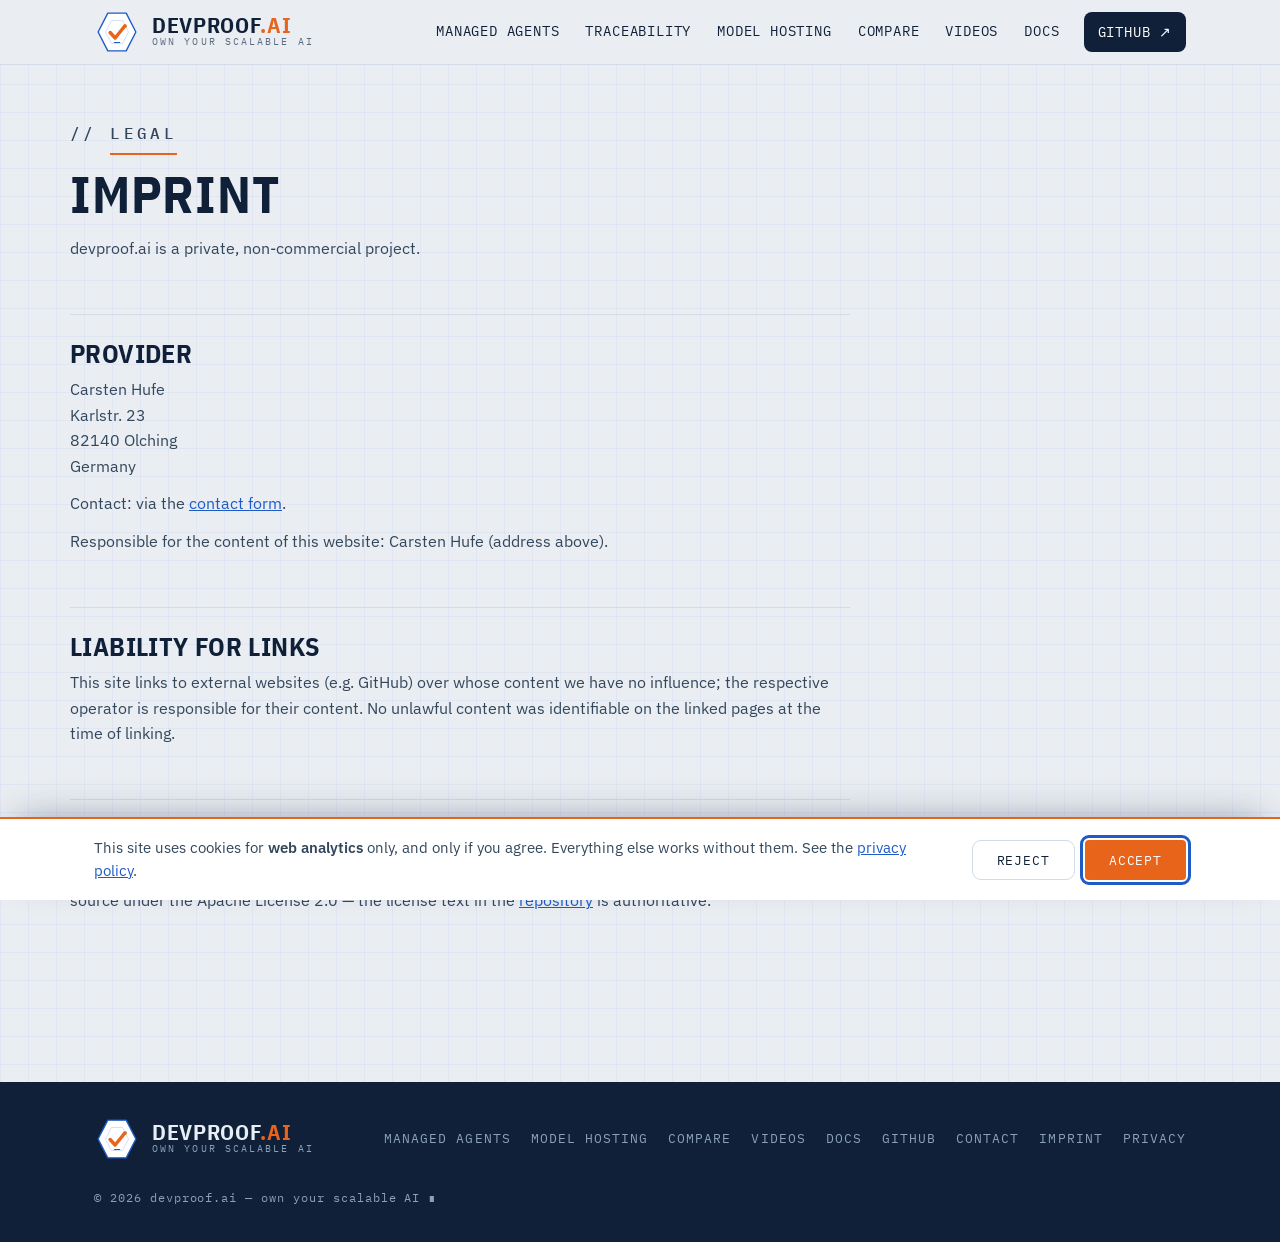
<file: imprint.html>
<!doctype html>
<html lang="en">
<head>
<meta charset="utf-8">
<meta name="viewport" content="width=device-width,initial-scale=1">
<title>Imprint — DEVPROOF.AI</title>
<meta name="robots" content="noindex">
<meta name="description" content="Imprint and provider information for devproof.ai.">
<link rel="canonical" href="https://devproof.ai/imprint.html">
<link rel="stylesheet" href="assets/fonts.css">
<link rel="stylesheet" href="assets/site.css">
<link rel="icon" type="image/svg+xml" href="assets/mark.svg">
<meta property="og:type" content="website">
<meta property="og:site_name" content="DEVPROOF.AI">
<meta property="og:title" content="Imprint — DEVPROOF.AI">
<meta property="og:description" content="Imprint and provider information for devproof.ai.">
<meta property="og:url" content="https://devproof.ai/imprint.html">
<meta property="og:image" content="https://devproof.ai/assets/og.png">
<meta property="og:image:width" content="1200">
<meta property="og:image:height" content="630">
<meta property="og:image:alt" content="DEVPROOF.AI — open-source managed AI agents on Kubernetes">
<meta name="twitter:card" content="summary_large_image">
<meta name="twitter:title" content="Imprint — DEVPROOF.AI">
<meta name="twitter:description" content="Imprint and provider information for devproof.ai.">
<meta name="twitter:image" content="https://devproof.ai/assets/og.png">
</head>
<body>

<svg width="0" height="0" style="position:absolute" aria-hidden="true">
  <defs>
    <symbol id="mark" viewBox="0 0 100 100">
      <polygon points="30,9 70,9 91,50 70,91 30,91 9,50" fill="#fff" stroke="#1E5BC6" stroke-width="3" stroke-linejoin="round"/>
      <polygon points="38,25 62,25 75,50 62,75 38,75 25,50" fill="none" stroke="#1E5BC6" stroke-width="1.3" stroke-linejoin="round" opacity=".3"/>
      <path d="M35,51 L46,63 L67,37" fill="none" stroke="#E8641B" stroke-width="7.5" stroke-linecap="round" stroke-linejoin="round"/>
      <rect x="64.5" y="33.5" width="6.5" height="6.5" rx="1.2" fill="#E8641B"/>
      <rect x="43" y="71.5" width="14" height="2.6" rx="1.3" fill="#1E5BC6"/>
    </symbol>
  </defs>
</svg>

<header class="site-head">
  <div class="wrap">
    <a class="lockup" href="./">
      <svg aria-hidden="true"><use href="#mark"/></svg>
      <span>
        <span class="lk-word">DEVPROOF<span class="ai">.AI</span></span>
        <span class="lk-tag">Own your scalable AI</span>
      </span>
    </a>
    <nav class="site-nav" aria-label="Main">
      <a href="./#agents">Managed agents</a>
      <a href="./#trace">Traceability</a>
      <a href="./#hosting">Model hosting</a>
      <a href="compare.html">Compare</a>
      <a href="videos.html">Videos</a>
      <a href="docs/">Docs</a>
      <a class="gh" href="https://github.com/devproof/devproofai">GitHub ↗</a>
    </nav>
  </div>
</header>

<div class="wrap docs-grid" style="grid-template-columns:1fr">
  <main class="docs-body">
    <p class="eyebrow"><span class="eyebrow-line">Legal</span></p>
    <h1>Imprint</h1>
    <p class="lead">devproof.ai is a private, non-commercial project.</p>

    <h2>Provider</h2>
    <p>
      Carsten Hufe<br>
      Karlstr. 23<br>
      82140 Olching<br>
      Germany
    </p>
    <p>Contact: via the <a href="contact.html">contact form</a>.</p>
    <p>Responsible for the content of this website: Carsten Hufe (address above).</p>

    <h2>Liability for links</h2>
    <p>This site links to external websites (e.g. GitHub) over whose content we have no
      influence; the respective operator is responsible for their content. No unlawful
      content was identifiable on the linked pages at the time of linking.</p>

    <h2>Copyright</h2>
    <p>The content of these pages is subject to copyright. The source code of the
      Devproof AI platform is open source under the Apache License 2.0 — the
      license text in the
      <a href="https://github.com/devproof/devproofai">repository</a> is authoritative.</p>
  </main>
</div>

<footer class="site-foot">
  <div class="wrap">
    <a class="lockup" href="./">
      <svg aria-hidden="true"><use href="#mark"/></svg>
      <span>
        <span class="lk-word">DEVPROOF<span class="ai">.AI</span></span>
        <span class="lk-tag">Own your scalable AI</span>
      </span>
    </a>
    <nav aria-label="Footer">
      <a href="./#agents">Managed agents</a>
      <a href="./#hosting">Model hosting</a>
      <a href="compare.html">Compare</a>
      <a href="videos.html">Videos</a>
      <a href="docs/">Docs</a>
      <a href="https://github.com/devproof/devproofai">GitHub</a>
      <a href="contact.html">Contact</a>
      <a href="imprint.html">Imprint</a>
      <a href="privacy.html">Privacy</a>
    </nav>
    <div class="fine">© 2026 devproof.ai — own your scalable AI ∎</div>
  </div>
</footer>

<script src="assets/consent.js"></script>
</body>
</html>
</file>
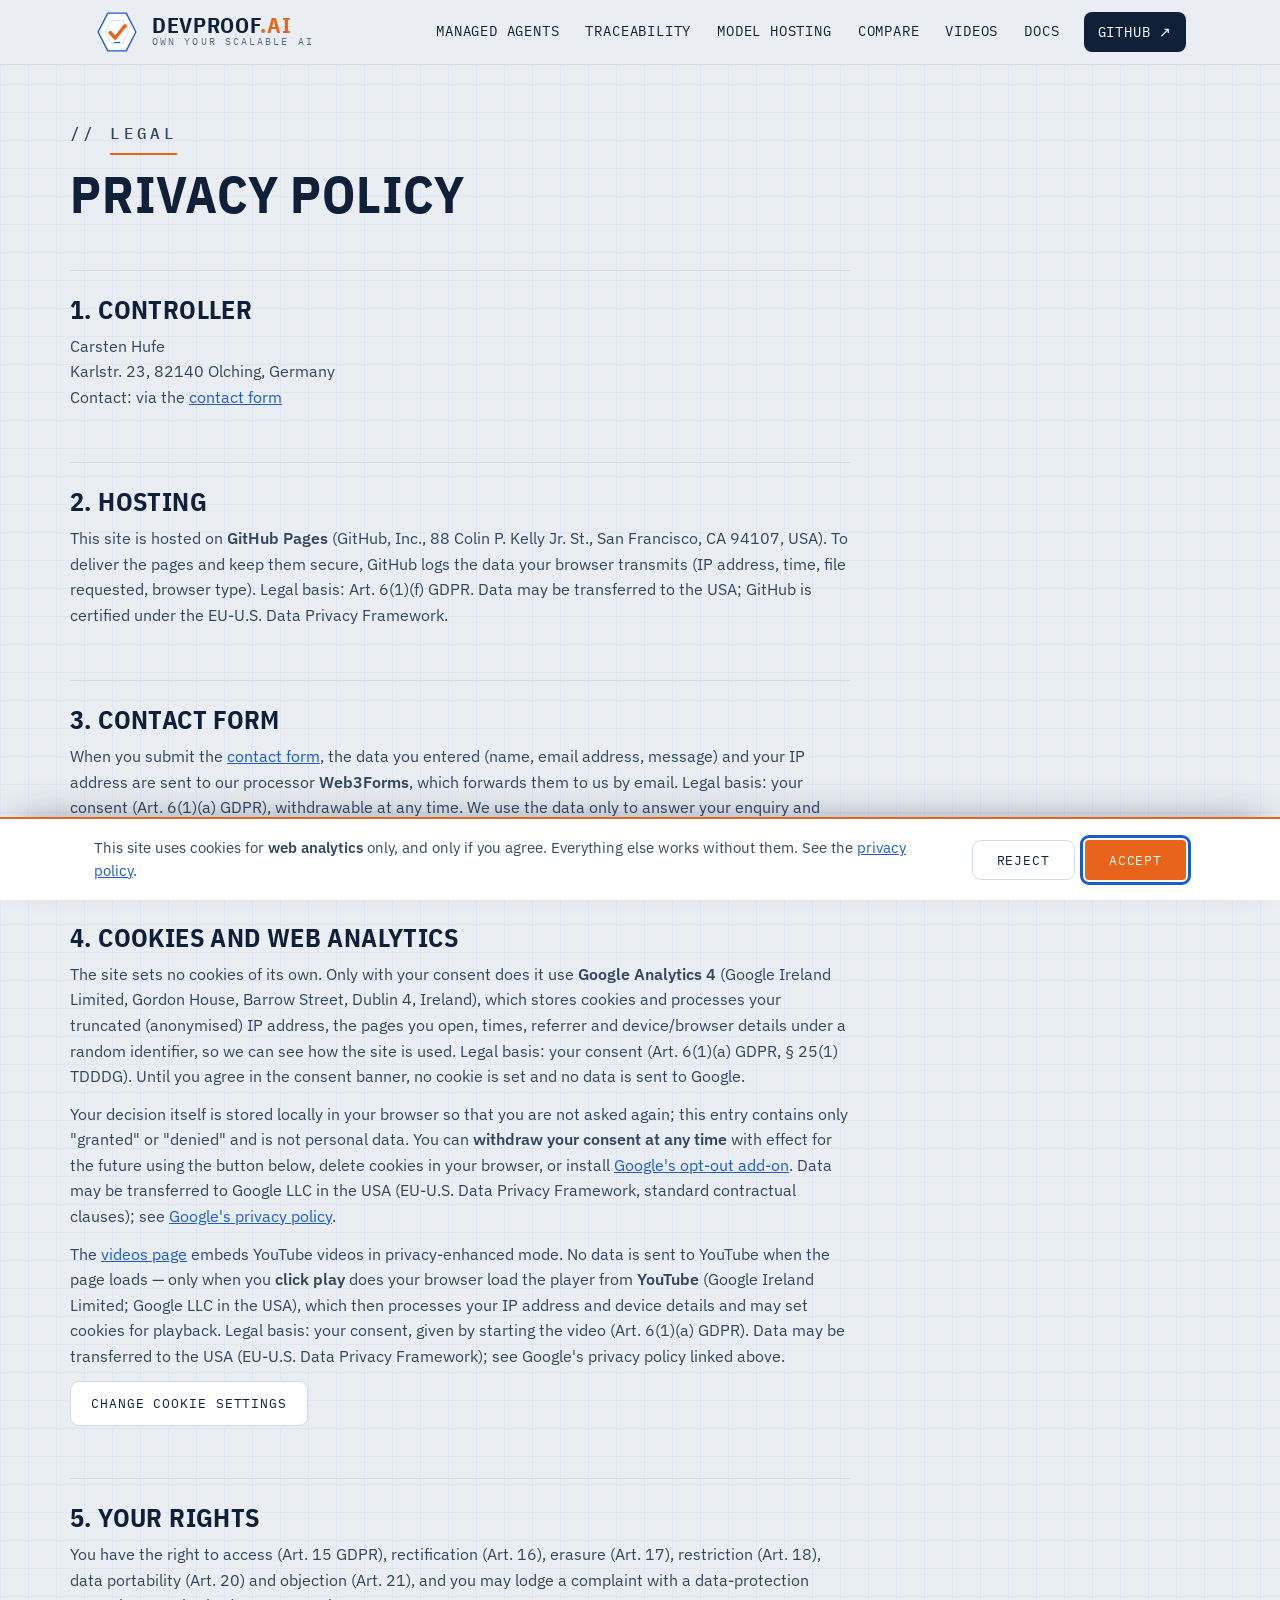
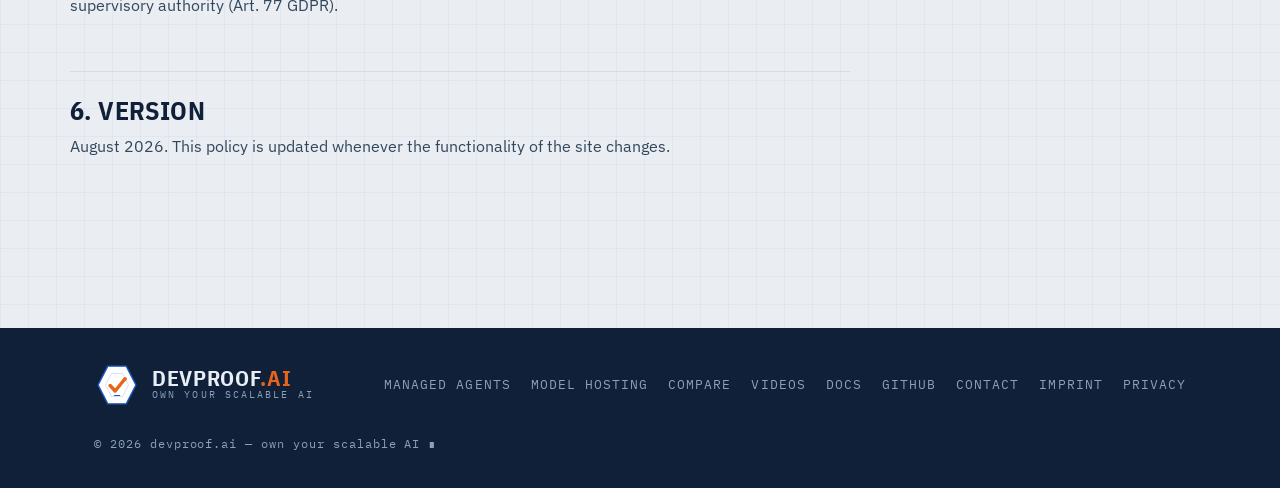
<file: privacy.html>
<!doctype html>
<html lang="en">
<head>
<meta charset="utf-8">
<meta name="viewport" content="width=device-width,initial-scale=1">
<title>Privacy policy — DEVPROOF.AI</title>
<meta name="robots" content="noindex">
<meta name="description" content="Privacy policy for devproof.ai — what is stored, what is not, and how web analytics consent works.">
<link rel="canonical" href="https://devproof.ai/privacy.html">
<link rel="stylesheet" href="assets/fonts.css">
<link rel="stylesheet" href="assets/site.css">
<link rel="icon" type="image/svg+xml" href="assets/mark.svg">
<meta property="og:type" content="website">
<meta property="og:site_name" content="DEVPROOF.AI">
<meta property="og:title" content="Privacy policy — DEVPROOF.AI">
<meta property="og:description" content="Privacy policy for devproof.ai — what is stored, what is not, and how web analytics consent works.">
<meta property="og:url" content="https://devproof.ai/privacy.html">
<meta property="og:image" content="https://devproof.ai/assets/og.png">
<meta property="og:image:width" content="1200">
<meta property="og:image:height" content="630">
<meta property="og:image:alt" content="DEVPROOF.AI — open-source managed AI agents on Kubernetes">
<meta name="twitter:card" content="summary_large_image">
<meta name="twitter:title" content="Privacy policy — DEVPROOF.AI">
<meta name="twitter:description" content="Privacy policy for devproof.ai — what is stored, what is not, and how web analytics consent works.">
<meta name="twitter:image" content="https://devproof.ai/assets/og.png">
</head>
<body>

<svg width="0" height="0" style="position:absolute" aria-hidden="true">
  <defs>
    <symbol id="mark" viewBox="0 0 100 100">
      <polygon points="30,9 70,9 91,50 70,91 30,91 9,50" fill="#fff" stroke="#1E5BC6" stroke-width="3" stroke-linejoin="round"/>
      <polygon points="38,25 62,25 75,50 62,75 38,75 25,50" fill="none" stroke="#1E5BC6" stroke-width="1.3" stroke-linejoin="round" opacity=".3"/>
      <path d="M35,51 L46,63 L67,37" fill="none" stroke="#E8641B" stroke-width="7.5" stroke-linecap="round" stroke-linejoin="round"/>
      <rect x="64.5" y="33.5" width="6.5" height="6.5" rx="1.2" fill="#E8641B"/>
      <rect x="43" y="71.5" width="14" height="2.6" rx="1.3" fill="#1E5BC6"/>
    </symbol>
  </defs>
</svg>

<header class="site-head">
  <div class="wrap">
    <a class="lockup" href="./">
      <svg aria-hidden="true"><use href="#mark"/></svg>
      <span>
        <span class="lk-word">DEVPROOF<span class="ai">.AI</span></span>
        <span class="lk-tag">Own your scalable AI</span>
      </span>
    </a>
    <nav class="site-nav" aria-label="Main">
      <a href="./#agents">Managed agents</a>
      <a href="./#trace">Traceability</a>
      <a href="./#hosting">Model hosting</a>
      <a href="compare.html">Compare</a>
      <a href="videos.html">Videos</a>
      <a href="docs/">Docs</a>
      <a class="gh" href="https://github.com/devproof/devproofai">GitHub ↗</a>
    </nav>
  </div>
</header>

<div class="wrap docs-grid" style="grid-template-columns:1fr">
  <main class="docs-body">
    <p class="eyebrow"><span class="eyebrow-line">Legal</span></p>
    <h1>Privacy policy</h1>

    <h2>1. Controller</h2>
    <p>
      Carsten Hufe<br>
      Karlstr. 23, 82140 Olching, Germany<br>
      Contact: via the <a href="contact.html">contact form</a>
    </p>

    <h2>2. Hosting</h2>
    <p>This site is hosted on <b>GitHub Pages</b> (GitHub, Inc., 88 Colin P. Kelly Jr.
      St., San Francisco, CA 94107, USA). To deliver the pages and keep them secure,
      GitHub logs the data your browser transmits (IP address, time, file requested,
      browser type). Legal basis: Art.&nbsp;6(1)(f) GDPR. Data may be transferred to the
      USA; GitHub is certified under the EU-U.S. Data Privacy Framework.</p>

    <h2>3. Contact form</h2>
    <p>When you submit the <a href="contact.html">contact form</a>, the data you entered
      (name, email address, message) and your IP address are sent to our processor
      <b>Web3Forms</b>, which forwards them to us by email. Legal basis: your consent
      (Art.&nbsp;6(1)(a) GDPR), withdrawable at any time. We use the data only to answer
      your enquiry and delete it when it is no longer needed. Processing may take place
      outside the EU.</p>

    <h2>4. Cookies and web analytics</h2>
    <p>The site sets no cookies of its own. Only with your consent does it use
      <b>Google Analytics 4</b> (Google Ireland Limited, Gordon House, Barrow Street,
      Dublin 4, Ireland), which stores cookies and processes your truncated
      (anonymised) IP address, the pages you open, times, referrer and device/browser
      details under a random identifier, so we can see how the site is used. Legal
      basis: your consent (Art.&nbsp;6(1)(a) GDPR, §&nbsp;25(1) TDDDG). Until you agree
      in the consent banner, no cookie is set and no data is sent to Google.</p>
    <p>Your decision itself is stored locally in your browser so that you are not asked
      again; this entry contains only "granted" or "denied" and is not personal data.
      You can <b>withdraw your consent at any time</b> with effect for the future using
      the button below, delete cookies in your browser, or install
      <a href="https://tools.google.com/dlpage/gaoptout">Google's opt-out add-on</a>.
      Data may be transferred to Google LLC in the USA (EU-U.S. Data Privacy Framework,
      standard contractual clauses); see <a href="https://policies.google.com/privacy">Google's
      privacy policy</a>.</p>
    <p>The <a href="videos.html">videos page</a> embeds YouTube videos in privacy-enhanced
      mode. No data is sent to YouTube when the page loads — only when you <b>click
      play</b> does your browser load the player from <b>YouTube</b> (Google Ireland
      Limited; Google LLC in the USA), which then processes your IP address and device
      details and may set cookies for playback. Legal basis: your consent, given by
      starting the video (Art.&nbsp;6(1)(a) GDPR). Data may be transferred to the USA
      (EU-U.S. Data Privacy Framework); see Google's privacy policy linked above.</p>
    <p><button type="button" class="btn ghost" data-consent-open hidden>Change cookie
      settings</button></p>
    <!-- The button appears only when analytics is configured in assets/consent.js;
         with no GA id there are no cookies, so there is nothing to change. -->

    <h2>5. Your rights</h2>
    <p>You have the right to access (Art.&nbsp;15 GDPR), rectification (Art.&nbsp;16),
      erasure (Art.&nbsp;17), restriction (Art.&nbsp;18), data portability
      (Art.&nbsp;20) and objection (Art.&nbsp;21), and you may lodge a complaint with a
      data-protection supervisory authority (Art.&nbsp;77 GDPR).</p>

    <h2>6. Version</h2>
    <p>August 2026. This policy is updated whenever the functionality of the site
      changes.</p>
  </main>
</div>

<footer class="site-foot">
  <div class="wrap">
    <a class="lockup" href="./">
      <svg aria-hidden="true"><use href="#mark"/></svg>
      <span>
        <span class="lk-word">DEVPROOF<span class="ai">.AI</span></span>
        <span class="lk-tag">Own your scalable AI</span>
      </span>
    </a>
    <nav aria-label="Footer">
      <a href="./#agents">Managed agents</a>
      <a href="./#hosting">Model hosting</a>
      <a href="compare.html">Compare</a>
      <a href="videos.html">Videos</a>
      <a href="docs/">Docs</a>
      <a href="https://github.com/devproof/devproofai">GitHub</a>
      <a href="contact.html">Contact</a>
      <a href="imprint.html">Imprint</a>
      <a href="privacy.html">Privacy</a>
    </nav>
    <div class="fine">© 2026 devproof.ai — own your scalable AI ∎</div>
  </div>
</footer>

<script src="assets/consent.js"></script>
</body>
</html>
</file>
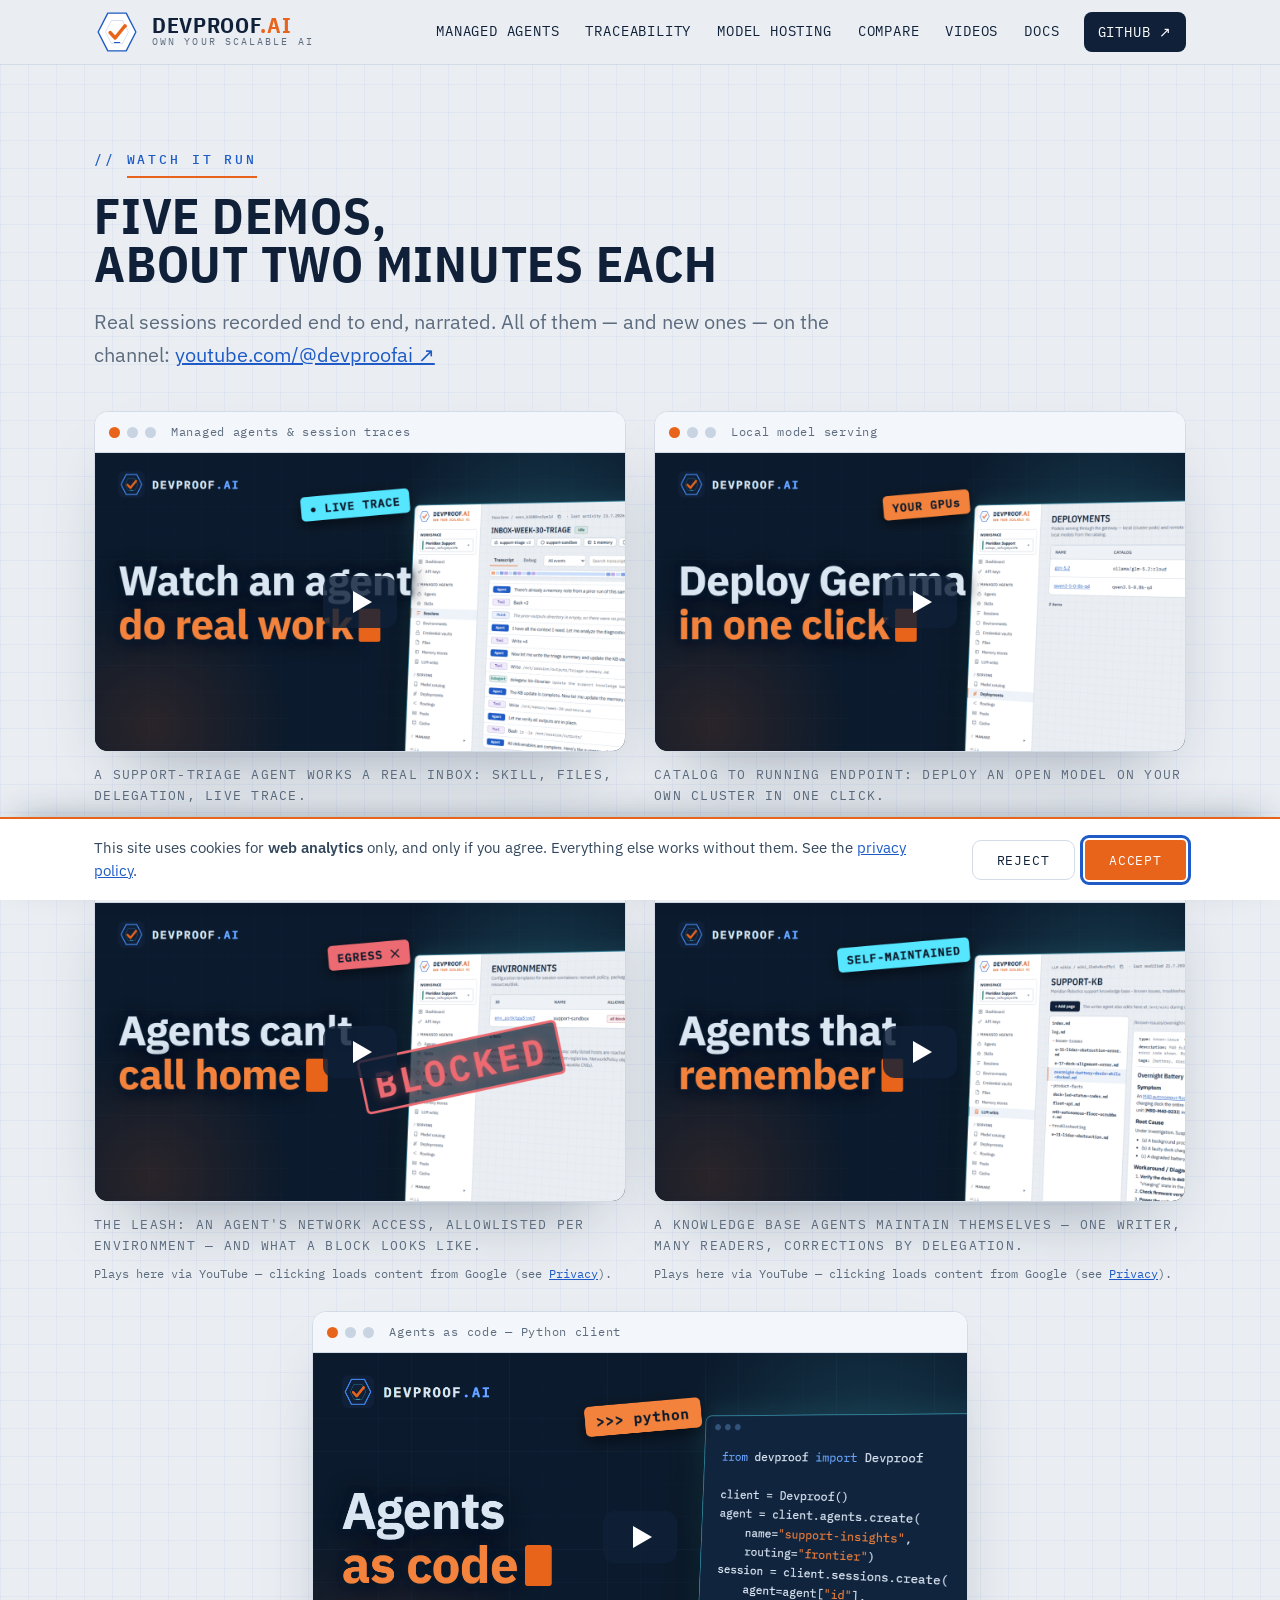
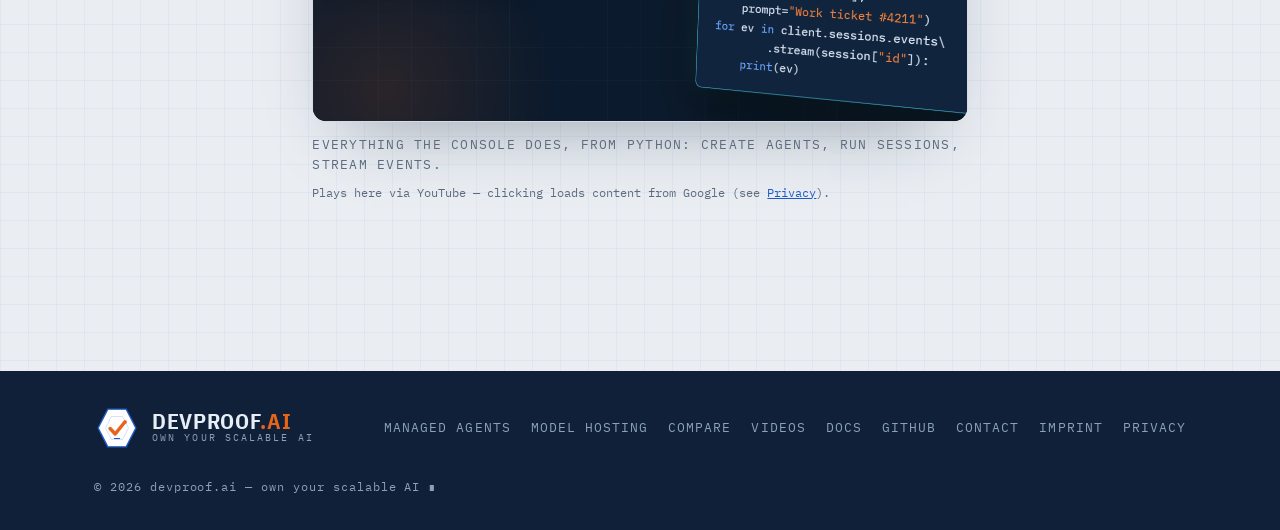
<file: videos.html>
<!doctype html>
<html lang="en">
<head>
<meta charset="utf-8">
<meta name="viewport" content="width=device-width,initial-scale=1">
<title>DEVPROOF.AI — Videos</title>
<meta name="description" content="Five short demos of Devproof: managed agents and session traces, local model serving, egress control, LLM wikis, and agents as code with the Python client.">
<link rel="canonical" href="https://devproof.ai/videos.html">
<link rel="stylesheet" href="assets/fonts.css">
<link rel="stylesheet" href="assets/site.css">
<link rel="icon" type="image/svg+xml" href="assets/mark.svg">
<meta property="og:type" content="website">
<meta property="og:site_name" content="DEVPROOF.AI">
<meta property="og:title" content="DEVPROOF.AI — Videos">
<meta property="og:description" content="Five short demos of Devproof: managed agents and session traces, local model serving, egress control, LLM wikis, and agents as code with the Python client.">
<meta property="og:url" content="https://devproof.ai/videos.html">
<meta property="og:image" content="https://devproof.ai/assets/og.png">
<meta property="og:image:width" content="1200">
<meta property="og:image:height" content="630">
<meta property="og:image:alt" content="DEVPROOF.AI — open-source managed AI agents on Kubernetes">
<meta name="twitter:card" content="summary_large_image">
<meta name="twitter:title" content="DEVPROOF.AI — Videos">
<meta name="twitter:description" content="Five short demos of Devproof: managed agents and session traces, local model serving, egress control, LLM wikis, and agents as code with the Python client.">
<meta name="twitter:image" content="https://devproof.ai/assets/og.png">
</head>
<body>

<svg width="0" height="0" style="position:absolute" aria-hidden="true">
  <defs>
    <symbol id="mark" viewBox="0 0 100 100">
      <polygon points="30,9 70,9 91,50 70,91 30,91 9,50" fill="#fff" stroke="#1E5BC6" stroke-width="3" stroke-linejoin="round"/>
      <polygon points="38,25 62,25 75,50 62,75 38,75 25,50" fill="none" stroke="#1E5BC6" stroke-width="1.3" stroke-linejoin="round" opacity=".3"/>
      <path d="M35,51 L46,63 L67,37" fill="none" stroke="#E8641B" stroke-width="7.5" stroke-linecap="round" stroke-linejoin="round"/>
      <rect x="64.5" y="33.5" width="6.5" height="6.5" rx="1.2" fill="#E8641B"/>
      <rect x="43" y="71.5" width="14" height="2.6" rx="1.3" fill="#1E5BC6"/>
    </symbol>
  </defs>
</svg>

<header class="site-head">
  <div class="wrap">
    <a class="lockup" href="./">
      <svg aria-hidden="true"><use href="#mark"/></svg>
      <span>
        <span class="lk-word">DEVPROOF<span class="ai">.AI</span></span>
        <span class="lk-tag">Own your scalable AI</span>
      </span>
    </a>
    <nav class="site-nav" aria-label="Main">
      <a href="./#agents">Managed agents</a>
      <a href="./#trace">Traceability</a>
      <a href="./#hosting">Model hosting</a>
      <a href="compare.html">Compare</a>
      <a href="videos.html">Videos</a>
      <a href="docs/">Docs</a>
      <a class="gh" href="https://github.com/devproof/devproofai">GitHub ↗</a>
    </nav>
  </div>
</header>

<main>
  <section>
    <div class="wrap">
      <p class="eyebrow"><span class="eyebrow-line">Watch it run</span></p>
      <h1 class="sec-head">Five demos,<br>about two minutes each</h1>
      <p class="lead">Real sessions recorded end to end, narrated. All of them — and new
        ones — on the channel:
        <a href="https://www.youtube.com/@devproofai" target="_blank" rel="noopener">youtube.com/@devproofai ↗</a></p>

      <div class="video-grid">
        <figure>
          <div class="browser">
            <div class="browser-bar"><i></i><i></i><i></i><span>Managed agents &amp; session traces</span></div>
            <div class="video-wrap" data-video="CjyRrHZtUd0">
              <button class="facade" type="button" aria-label="Play video: Managed agents and session traces">
                <img src="assets/img/videos/demo1.png" alt="" loading="lazy">
                <span class="play" aria-hidden="true"><i></i></span>
              </button>
            </div>
          </div>
          <p class="shot-cap">A support-triage agent works a real inbox: skill, files, delegation, live trace.</p>
          <p class="vid-note">Plays here via YouTube — clicking loads content from Google (see <a href="privacy.html">Privacy</a>).</p>
        </figure>

        <figure>
          <div class="browser">
            <div class="browser-bar"><i></i><i></i><i></i><span>Local model serving</span></div>
            <div class="video-wrap" data-video="06KDFFrB5Fo">
              <button class="facade" type="button" aria-label="Play video: Local model serving">
                <img src="assets/img/videos/demo2.png" alt="" loading="lazy">
                <span class="play" aria-hidden="true"><i></i></span>
              </button>
            </div>
          </div>
          <p class="shot-cap">Catalog to running endpoint: deploy an open model on your own cluster in one click.</p>
          <p class="vid-note">Plays here via YouTube — clicking loads content from Google (see <a href="privacy.html">Privacy</a>).</p>
        </figure>

        <figure>
          <div class="browser">
            <div class="browser-bar"><i></i><i></i><i></i><span>Egress control</span></div>
            <div class="video-wrap" data-video="lHSxW3Ed_CQ">
              <button class="facade" type="button" aria-label="Play video: Egress control">
                <img src="assets/img/videos/demo3.png" alt="" loading="lazy">
                <span class="play" aria-hidden="true"><i></i></span>
              </button>
            </div>
          </div>
          <p class="shot-cap">The leash: an agent's network access, allowlisted per environment — and what a block looks like.</p>
          <p class="vid-note">Plays here via YouTube — clicking loads content from Google (see <a href="privacy.html">Privacy</a>).</p>
        </figure>

        <figure>
          <div class="browser">
            <div class="browser-bar"><i></i><i></i><i></i><span>LLM wikis</span></div>
            <div class="video-wrap" data-video="stiTefhE6YA">
              <button class="facade" type="button" aria-label="Play video: LLM wikis">
                <img src="assets/img/videos/demo4.png" alt="" loading="lazy">
                <span class="play" aria-hidden="true"><i></i></span>
              </button>
            </div>
          </div>
          <p class="shot-cap">A knowledge base agents maintain themselves — one writer, many readers, corrections by delegation.</p>
          <p class="vid-note">Plays here via YouTube — clicking loads content from Google (see <a href="privacy.html">Privacy</a>).</p>
        </figure>

        <figure>
          <div class="browser">
            <div class="browser-bar"><i></i><i></i><i></i><span>Agents as code — Python client</span></div>
            <div class="video-wrap" data-video="audODF-L0ic">
              <button class="facade" type="button" aria-label="Play video: Agents as code with the Python client">
                <img src="assets/img/videos/demo5.png" alt="" loading="lazy">
                <span class="play" aria-hidden="true"><i></i></span>
              </button>
            </div>
          </div>
          <p class="shot-cap">Everything the console does, from Python: create agents, run sessions, stream events.</p>
          <p class="vid-note">Plays here via YouTube — clicking loads content from Google (see <a href="privacy.html">Privacy</a>).</p>
        </figure>
      </div>
    </div>
  </section>
</main>

<footer class="site-foot">
  <div class="wrap">
    <a class="lockup" href="./">
      <svg aria-hidden="true"><use href="#mark"/></svg>
      <span>
        <span class="lk-word">DEVPROOF<span class="ai">.AI</span></span>
        <span class="lk-tag">Own your scalable AI</span>
      </span>
    </a>
    <nav aria-label="Footer">
      <a href="./#agents">Managed agents</a>
      <a href="./#hosting">Model hosting</a>
      <a href="compare.html">Compare</a>
      <a href="videos.html">Videos</a>
      <a href="docs/">Docs</a>
      <a href="https://github.com/devproof/devproofai">GitHub</a>
      <a href="contact.html">Contact</a>
      <a href="imprint.html">Imprint</a>
      <a href="privacy.html">Privacy</a>
    </nav>
    <div class="fine">© 2026 devproof.ai — own your scalable AI ∎</div>
  </div>
</footer>

<script>
  document.querySelectorAll('.video-wrap').forEach((w) => {
    w.querySelector('.facade').addEventListener('click', () => {
      const f = document.createElement('iframe');
      f.src = 'https://www.youtube-nocookie.com/embed/' + w.dataset.video + '?autoplay=1';
      f.allow = 'autoplay; fullscreen';
      f.setAttribute('allowfullscreen', '');
      f.title = w.querySelector('.facade').getAttribute('aria-label');
      w.replaceChildren(f);
    });
  });
</script>
<script src="assets/consent.js"></script>
</body>
</html>
</file>
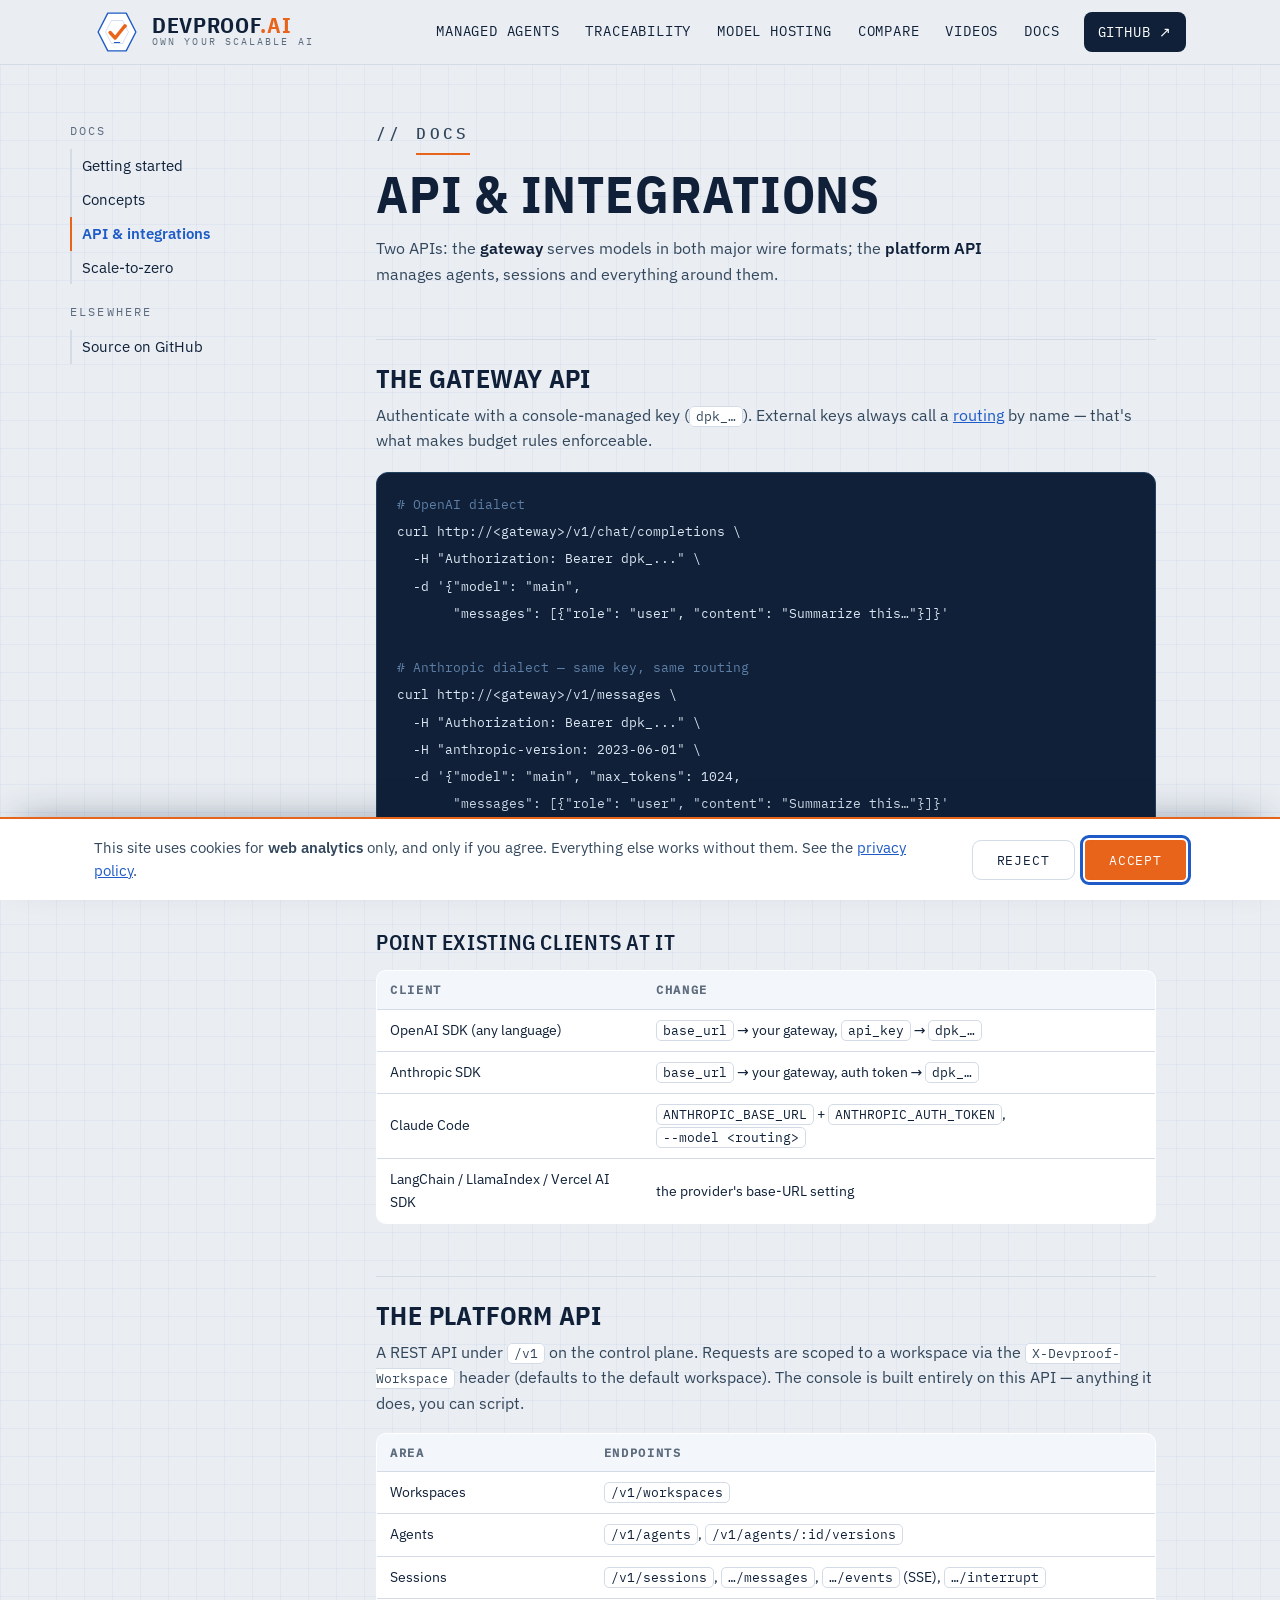
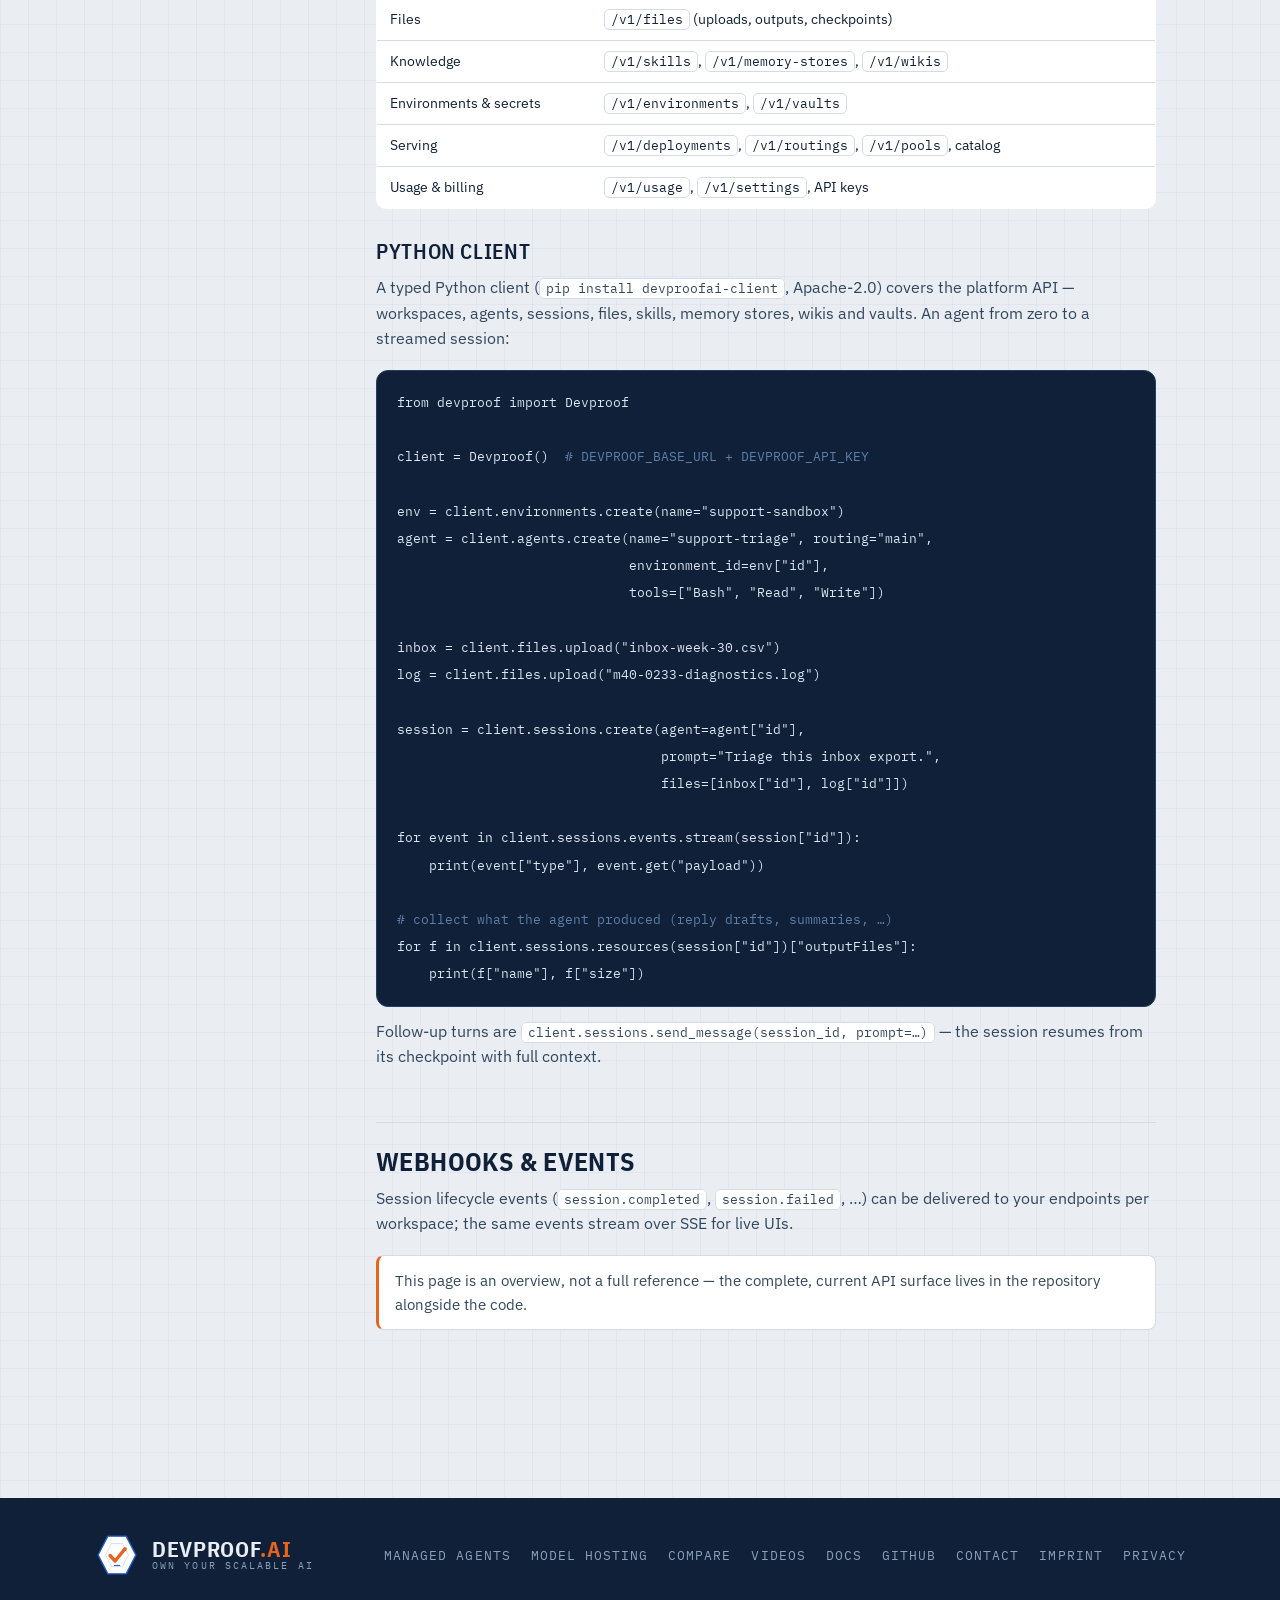
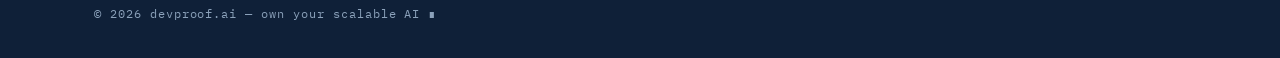
<file: docs/api.html>
<!doctype html>
<html lang="en">
<head>
<meta charset="utf-8">
<meta name="viewport" content="width=device-width,initial-scale=1">
<title>API &amp; integrations — DEVPROOF.AI docs</title>
<meta name="description" content="The Devproof AI gateway API (OpenAI and Anthropic compatible), the platform API, and client integrations.">
<link rel="canonical" href="https://devproof.ai/docs/api.html">
<link rel="stylesheet" href="../assets/fonts.css">
<link rel="stylesheet" href="../assets/site.css">
<link rel="icon" type="image/svg+xml" href="../assets/mark.svg">
<meta property="og:type" content="website">
<meta property="og:site_name" content="DEVPROOF.AI">
<meta property="og:title" content="API &amp; integrations — DEVPROOF.AI docs">
<meta property="og:description" content="The Devproof AI gateway API (OpenAI and Anthropic compatible), the platform API, and client integrations.">
<meta property="og:url" content="https://devproof.ai/docs/api.html">
<meta property="og:image" content="https://devproof.ai/assets/og.png">
<meta property="og:image:width" content="1200">
<meta property="og:image:height" content="630">
<meta property="og:image:alt" content="DEVPROOF.AI — open-source managed AI agents on Kubernetes">
<meta name="twitter:card" content="summary_large_image">
<meta name="twitter:title" content="API &amp; integrations — DEVPROOF.AI docs">
<meta name="twitter:description" content="The Devproof AI gateway API (OpenAI and Anthropic compatible), the platform API, and client integrations.">
<meta name="twitter:image" content="https://devproof.ai/assets/og.png">
</head>
<body>

<svg width="0" height="0" style="position:absolute" aria-hidden="true">
  <defs>
    <symbol id="mark" viewBox="0 0 100 100">
      <polygon points="30,9 70,9 91,50 70,91 30,91 9,50" fill="#fff" stroke="#1E5BC6" stroke-width="3" stroke-linejoin="round"/>
      <polygon points="38,25 62,25 75,50 62,75 38,75 25,50" fill="none" stroke="#1E5BC6" stroke-width="1.3" stroke-linejoin="round" opacity=".3"/>
      <path d="M35,51 L46,63 L67,37" fill="none" stroke="#E8641B" stroke-width="7.5" stroke-linecap="round" stroke-linejoin="round"/>
      <rect x="64.5" y="33.5" width="6.5" height="6.5" rx="1.2" fill="#E8641B"/>
      <rect x="43" y="71.5" width="14" height="2.6" rx="1.3" fill="#1E5BC6"/>
    </symbol>
  </defs>
</svg>

<header class="site-head">
  <div class="wrap">
    <a class="lockup" href="../">
      <svg aria-hidden="true"><use href="#mark"/></svg>
      <span>
        <span class="lk-word">DEVPROOF<span class="ai">.AI</span></span>
        <span class="lk-tag">Own your scalable AI</span>
      </span>
    </a>
    <nav class="site-nav" aria-label="Main">
      <a href="../#agents">Managed agents</a>
      <a href="../#trace">Traceability</a>
      <a href="../#hosting">Model hosting</a>
      <a href="../compare.html">Compare</a>
      <a href="../videos.html">Videos</a>
      <a href="./">Docs</a>
      <a class="gh" href="https://github.com/devproof/devproofai">GitHub ↗</a>
    </nav>
  </div>
</header>

<div class="wrap docs-grid">
  <aside class="docs-side" aria-label="Docs navigation">
    <div class="k">Docs</div>
    <a href="./">Getting started</a>
    <a href="concepts.html">Concepts</a>
    <a href="api.html" class="on">API &amp; integrations</a>
    <a href="scale-to-zero.html">Scale-to-zero</a>
    <div class="k">Elsewhere</div>
    <a href="https://github.com/devproof/devproofai">Source on GitHub</a>
  </aside>

  <main class="docs-body">
    <p class="eyebrow"><span class="eyebrow-line">Docs</span></p>
    <h1>API &amp; integrations</h1>
    <p class="lead">Two APIs: the <b>gateway</b> serves models in both major wire formats;
      the <b>platform API</b> manages agents, sessions and everything around them.</p>

    <h2 id="gateway">The gateway API</h2>
    <p>Authenticate with a console-managed key (<code>dpk_…</code>). External keys always call a
      <a href="concepts.html#serving">routing</a> by name — that's what makes budget rules
      enforceable.</p>
    <pre><code><span class="c"># OpenAI dialect</span>
curl http://&lt;gateway&gt;/v1/chat/completions \
  -H "Authorization: Bearer dpk_..." \
  -d '{"model": "main",
       "messages": [{"role": "user", "content": "Summarize this…"}]}'

<span class="c"># Anthropic dialect — same key, same routing</span>
curl http://&lt;gateway&gt;/v1/messages \
  -H "Authorization: Bearer dpk_..." \
  -H "anthropic-version: 2023-06-01" \
  -d '{"model": "main", "max_tokens": 1024,
       "messages": [{"role": "user", "content": "Summarize this…"}]}'</code></pre>
    <p>Streaming, tool use and structured outputs work in both dialects, subject to what
      the underlying model supports.</p>

    <h3 id="clients">Point existing clients at it</h3>
    <table>
      <tr><th>Client</th><th>Change</th></tr>
      <tr><td>OpenAI SDK (any language)</td><td><code>base_url</code> → your gateway, <code>api_key</code> → <code>dpk_…</code></td></tr>
      <tr><td>Anthropic SDK</td><td><code>base_url</code> → your gateway, auth token → <code>dpk_…</code></td></tr>
      <tr><td>Claude Code</td><td><code>ANTHROPIC_BASE_URL</code> + <code>ANTHROPIC_AUTH_TOKEN</code>, <code>--model &lt;routing&gt;</code></td></tr>
      <tr><td>LangChain / LlamaIndex / Vercel AI SDK</td><td>the provider's base-URL setting</td></tr>
    </table>

    <h2 id="platform">The platform API</h2>
    <p>A REST API under <code>/v1</code> on the control plane. Requests are scoped to a
      workspace via the <code>X-Devproof-Workspace</code> header (defaults to the default
      workspace). The console is built entirely on this API — anything it does, you can
      script.</p>
    <table>
      <tr><th>Area</th><th>Endpoints</th></tr>
      <tr><td>Workspaces</td><td><code>/v1/workspaces</code></td></tr>
      <tr><td>Agents</td><td><code>/v1/agents</code>, <code>/v1/agents/:id/versions</code></td></tr>
      <tr><td>Sessions</td><td><code>/v1/sessions</code>, <code>…/messages</code>, <code>…/events</code> (SSE), <code>…/interrupt</code></td></tr>
      <tr><td>Files</td><td><code>/v1/files</code> (uploads, outputs, checkpoints)</td></tr>
      <tr><td>Knowledge</td><td><code>/v1/skills</code>, <code>/v1/memory-stores</code>, <code>/v1/wikis</code></td></tr>
      <tr><td>Environments &amp; secrets</td><td><code>/v1/environments</code>, <code>/v1/vaults</code></td></tr>
      <tr><td>Serving</td><td><code>/v1/deployments</code>, <code>/v1/routings</code>, <code>/v1/pools</code>, catalog</td></tr>
      <tr><td>Usage &amp; billing</td><td><code>/v1/usage</code>, <code>/v1/settings</code>, API keys</td></tr>
    </table>

    <h3 id="python">Python client</h3>
    <p>A typed Python client (<code>pip install devproofai-client</code>, Apache-2.0)
      covers the platform API — workspaces, agents, sessions, files, skills, memory
      stores, wikis and vaults. An agent from zero to a streamed session:</p>
    <pre><code>from devproof import Devproof

client = Devproof()  <span class="c"># DEVPROOF_BASE_URL + DEVPROOF_API_KEY</span>

env = client.environments.create(name="support-sandbox")
agent = client.agents.create(name="support-triage", routing="main",
                             environment_id=env["id"],
                             tools=["Bash", "Read", "Write"])

inbox = client.files.upload("inbox-week-30.csv")
log = client.files.upload("m40-0233-diagnostics.log")

session = client.sessions.create(agent=agent["id"],
                                 prompt="Triage this inbox export.",
                                 files=[inbox["id"], log["id"]])

for event in client.sessions.events.stream(session["id"]):
    print(event["type"], event.get("payload"))

<span class="c"># collect what the agent produced (reply drafts, summaries, …)</span>
for f in client.sessions.resources(session["id"])["outputFiles"]:
    print(f["name"], f["size"])</code></pre>
    <p>Follow-up turns are <code>client.sessions.send_message(session_id, prompt=…)</code> —
      the session resumes from its checkpoint with full context.</p>

    <h2 id="webhooks">Webhooks &amp; events</h2>
    <p>Session lifecycle events (<code>session.completed</code>, <code>session.failed</code>, …)
      can be delivered to your endpoints per workspace; the same events stream over SSE
      for live UIs.</p>

    <div class="note">This page is an overview, not a full reference — the complete,
      current API surface lives in the repository alongside the code.</div>
  </main>
</div>

<footer class="site-foot">
  <div class="wrap">
    <a class="lockup" href="../">
      <svg aria-hidden="true"><use href="#mark"/></svg>
      <span>
        <span class="lk-word">DEVPROOF<span class="ai">.AI</span></span>
        <span class="lk-tag">Own your scalable AI</span>
      </span>
    </a>
    <nav aria-label="Footer">
      <a href="../#agents">Managed agents</a>
      <a href="../#hosting">Model hosting</a>
      <a href="../compare.html">Compare</a>
      <a href="../videos.html">Videos</a>
      <a href="./">Docs</a>
      <a href="https://github.com/devproof/devproofai">GitHub</a>
      <a href="../contact.html">Contact</a>
      <a href="../imprint.html">Imprint</a>
      <a href="../privacy.html">Privacy</a>
    </nav>
    <div class="fine">© 2026 devproof.ai — own your scalable AI ∎</div>
  </div>
</footer>

<script src="../assets/consent.js"></script>
</body>
</html>
</file>
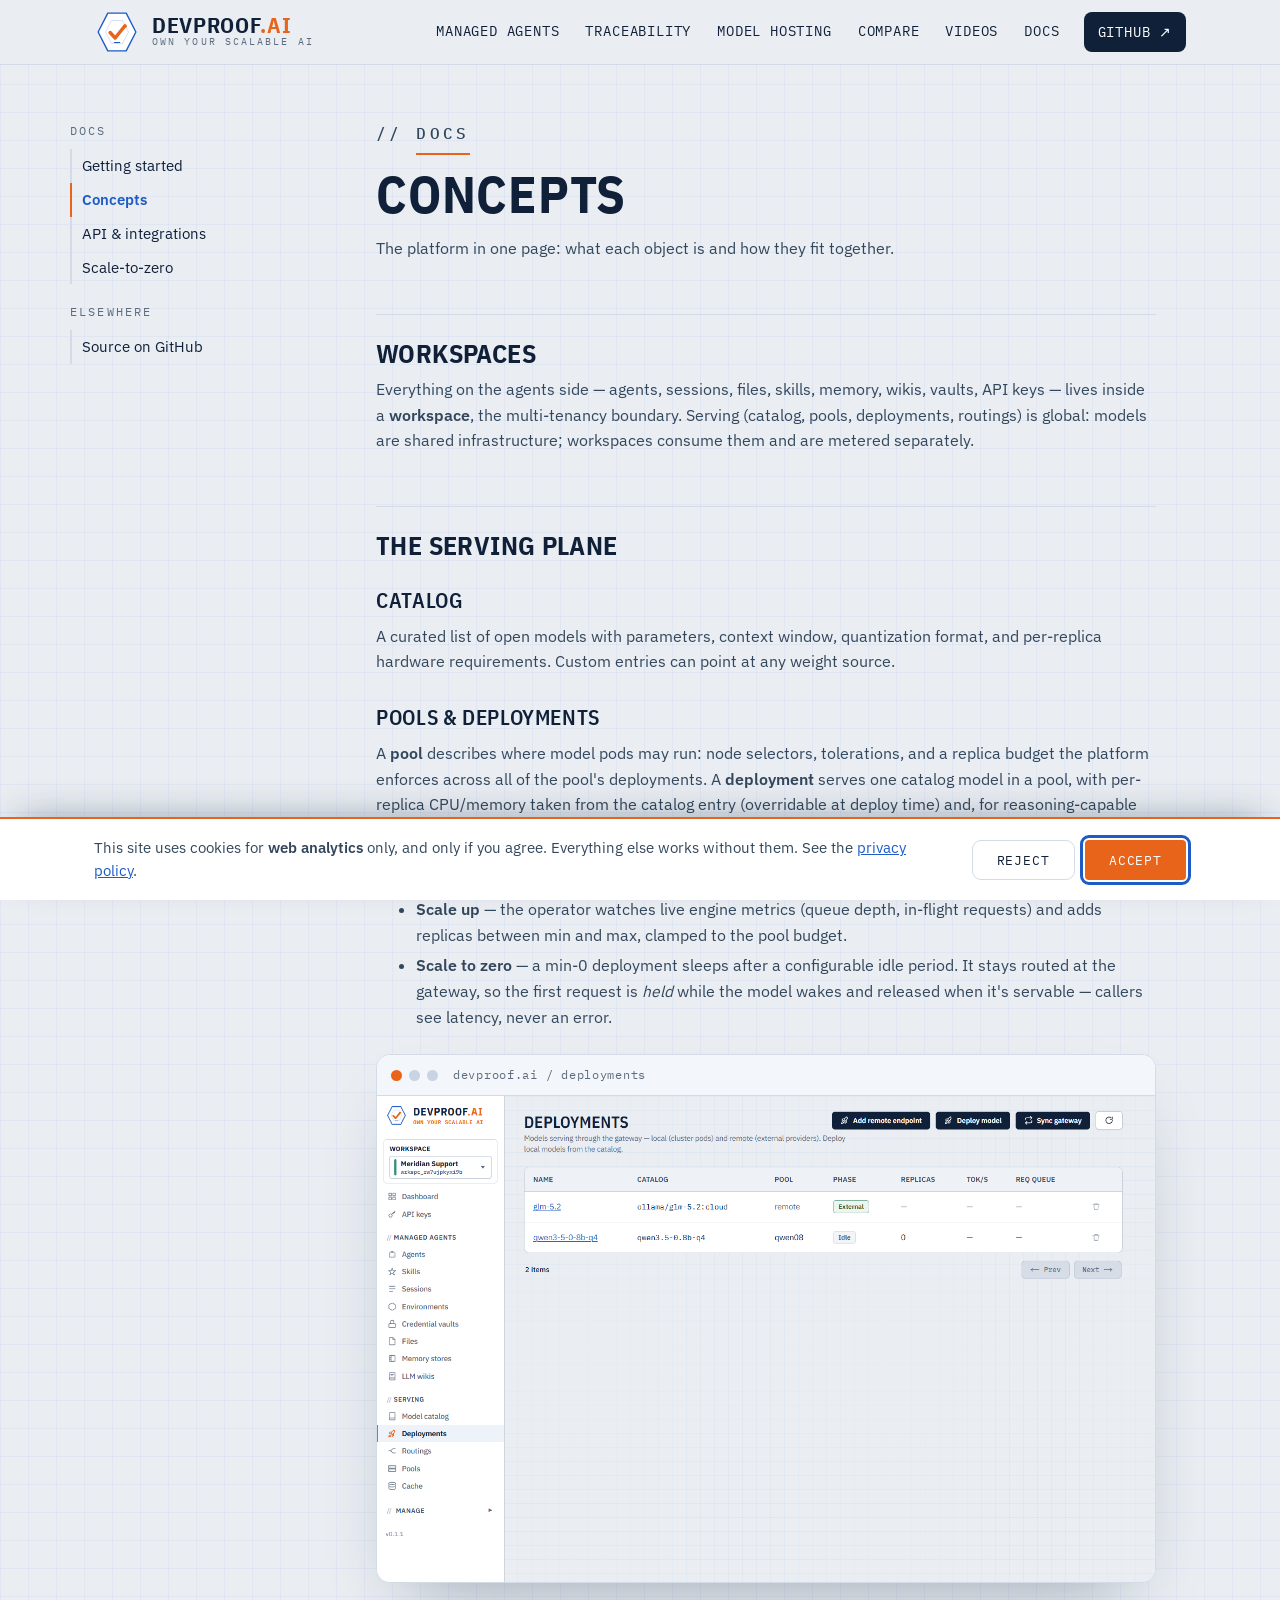
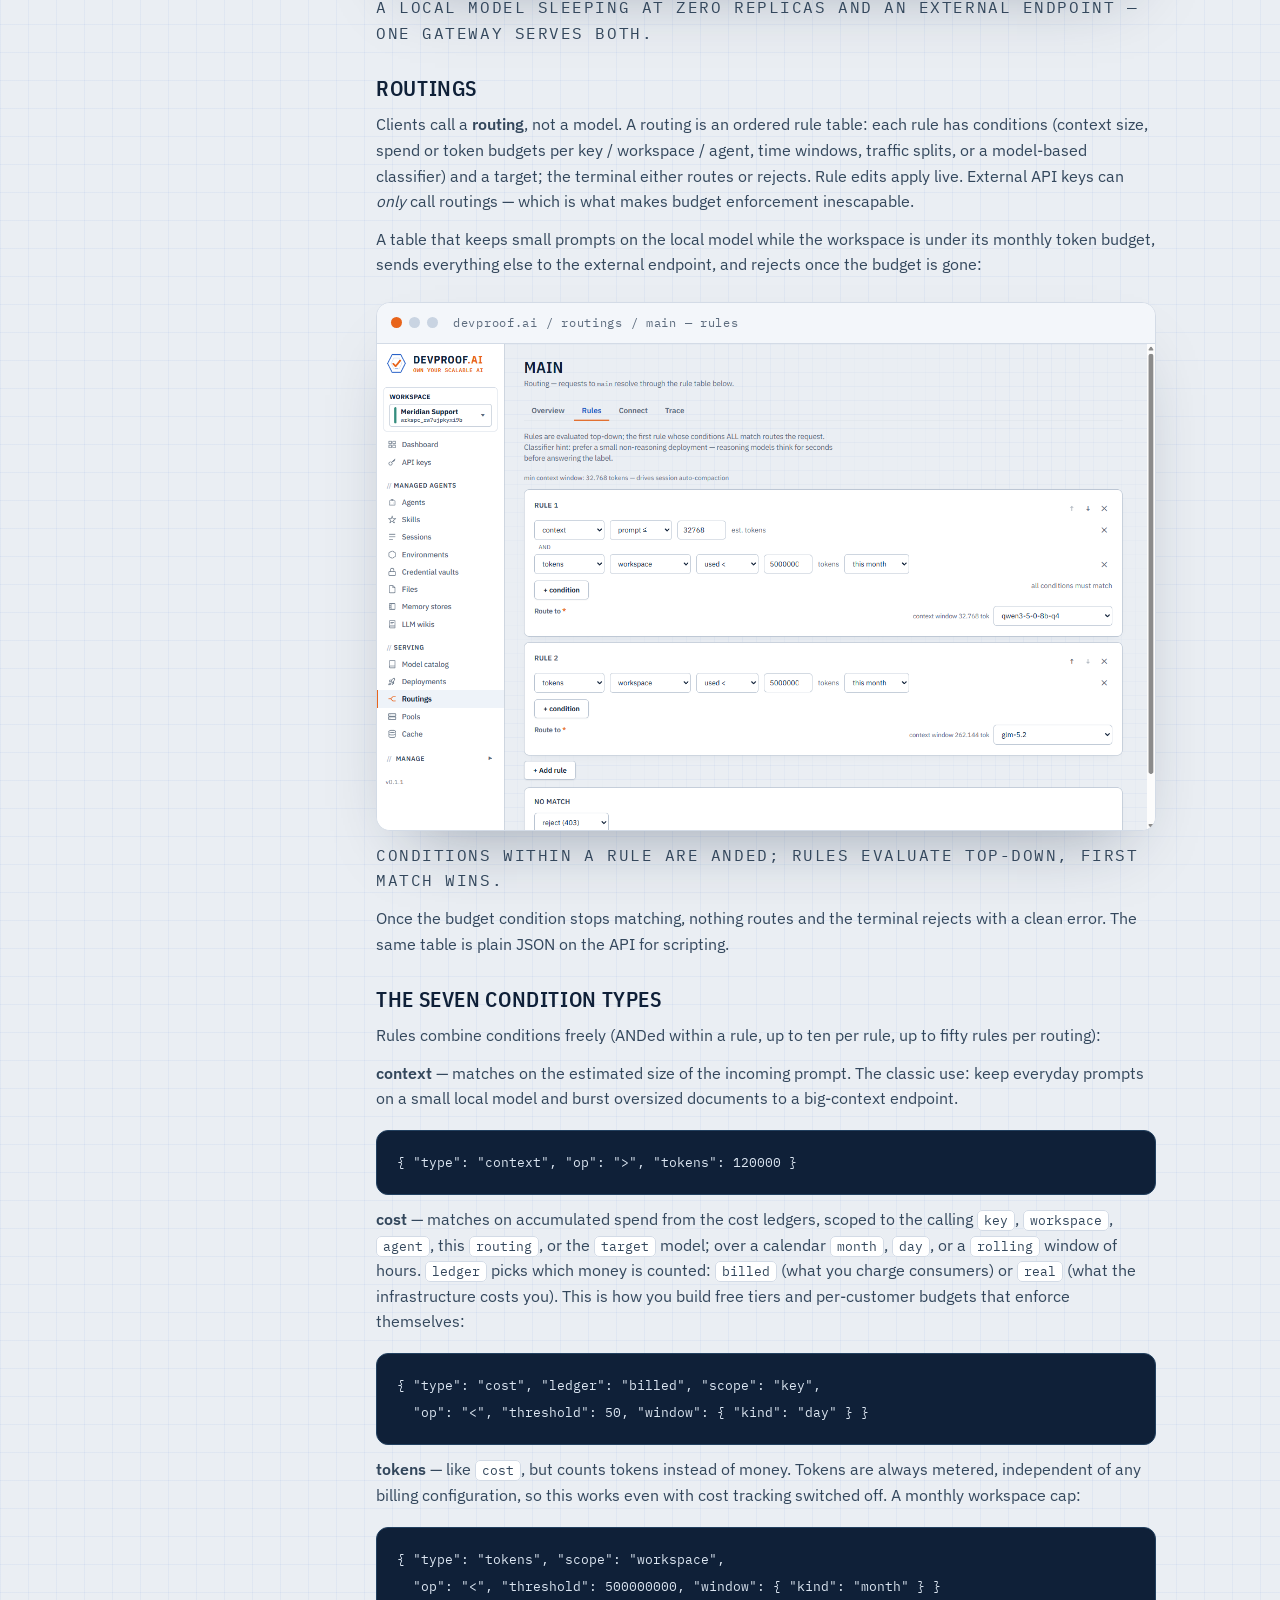
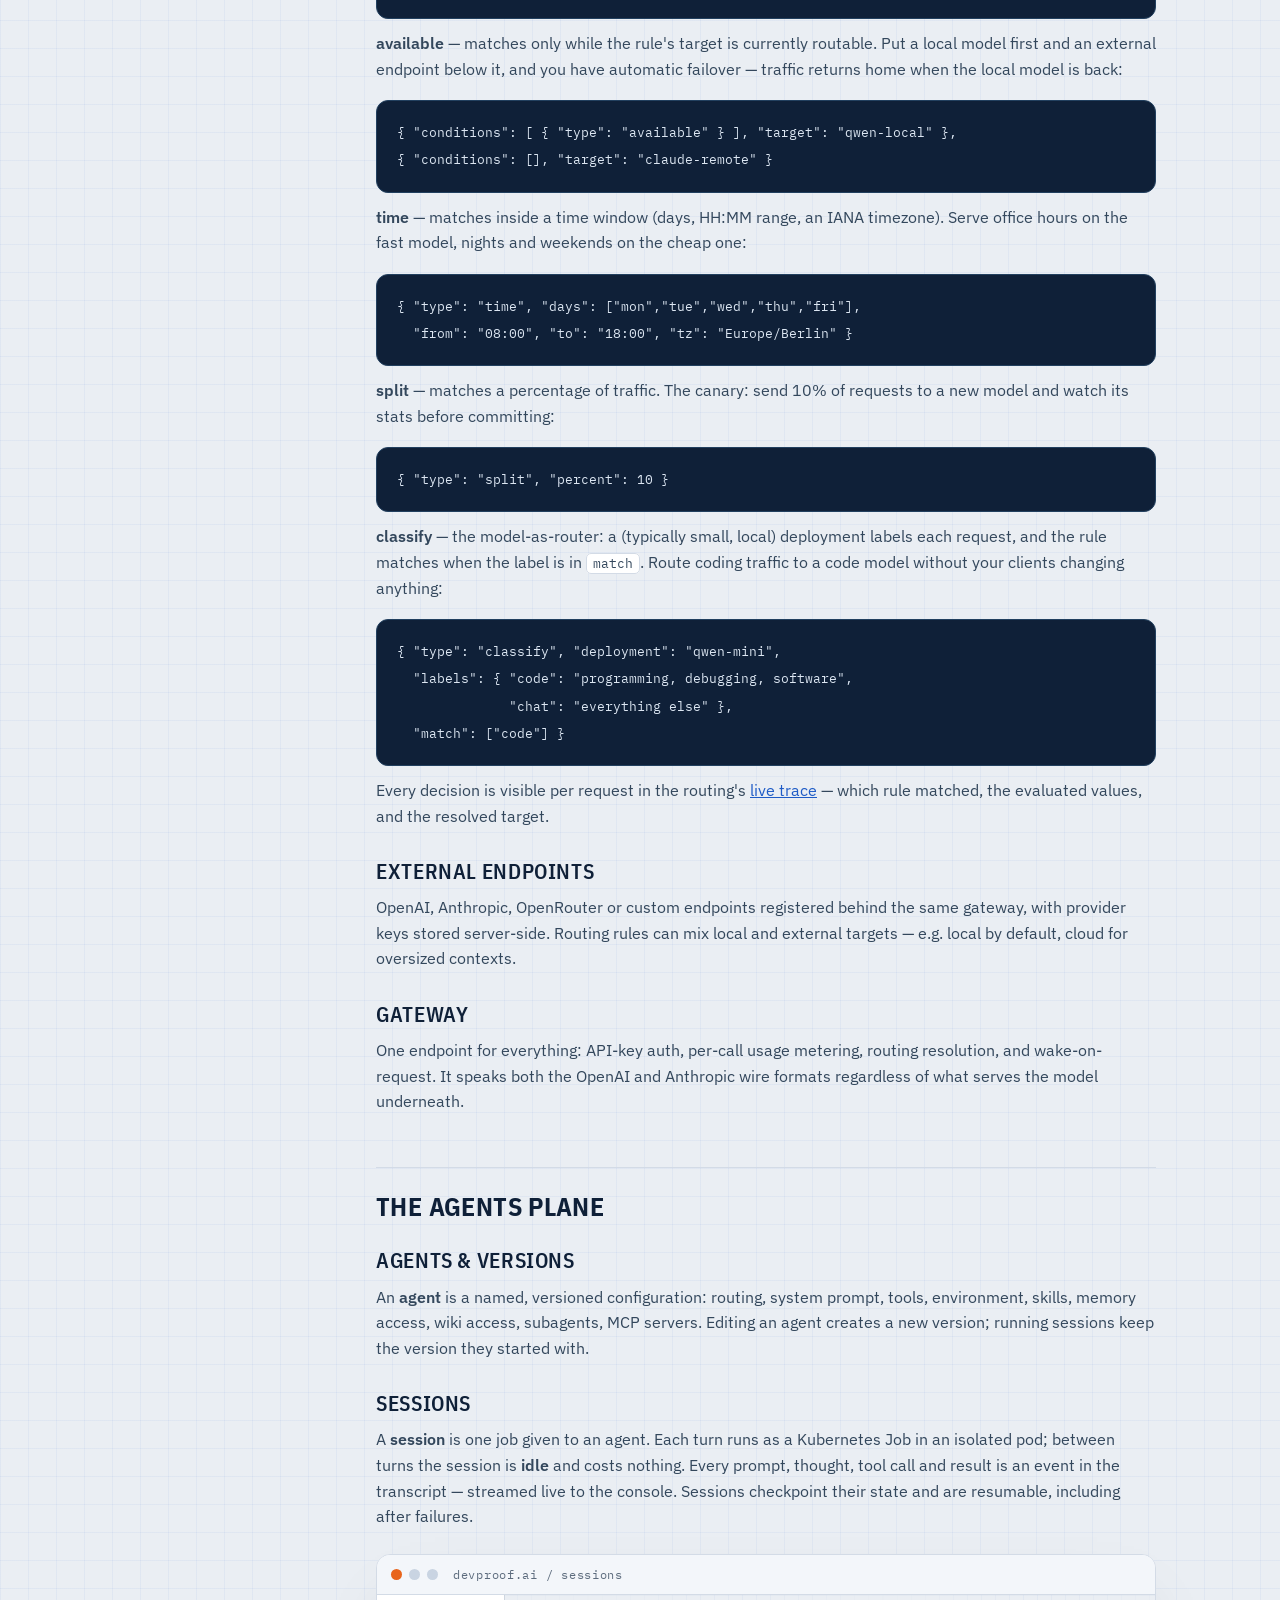
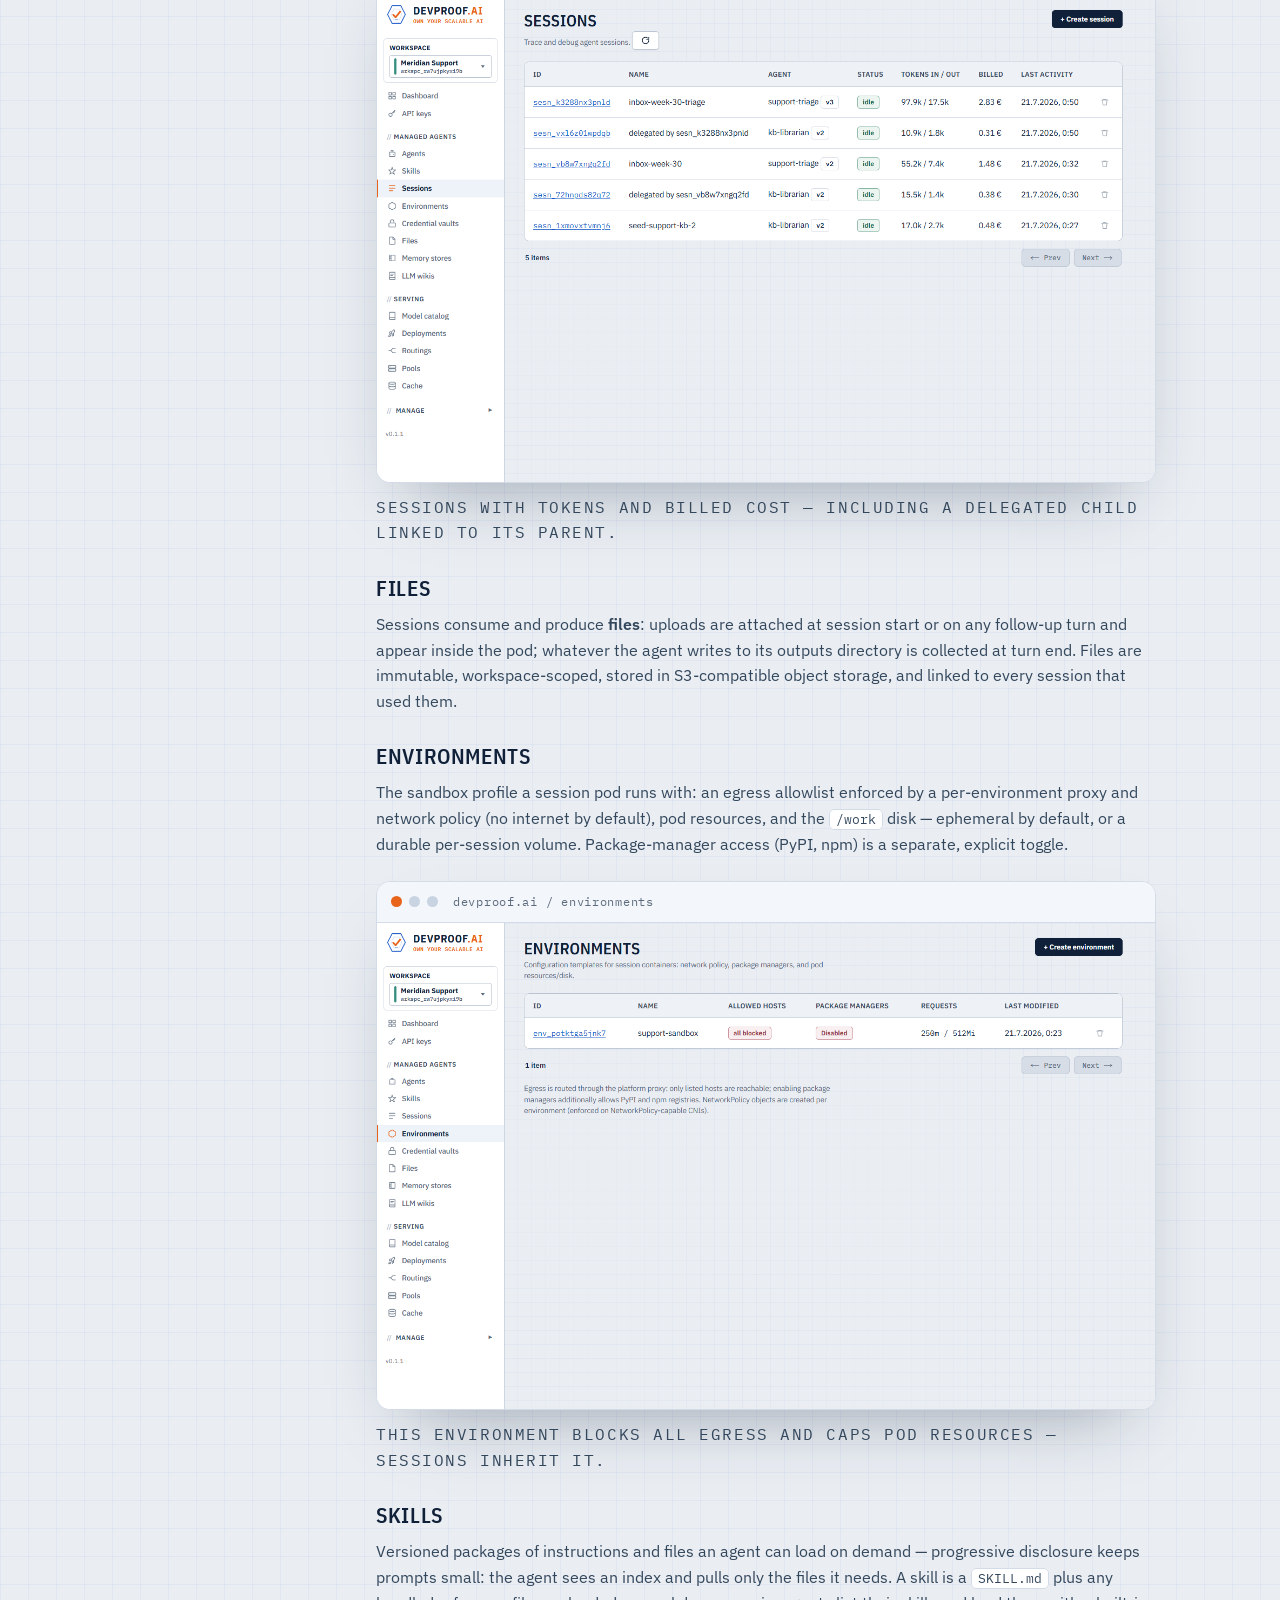
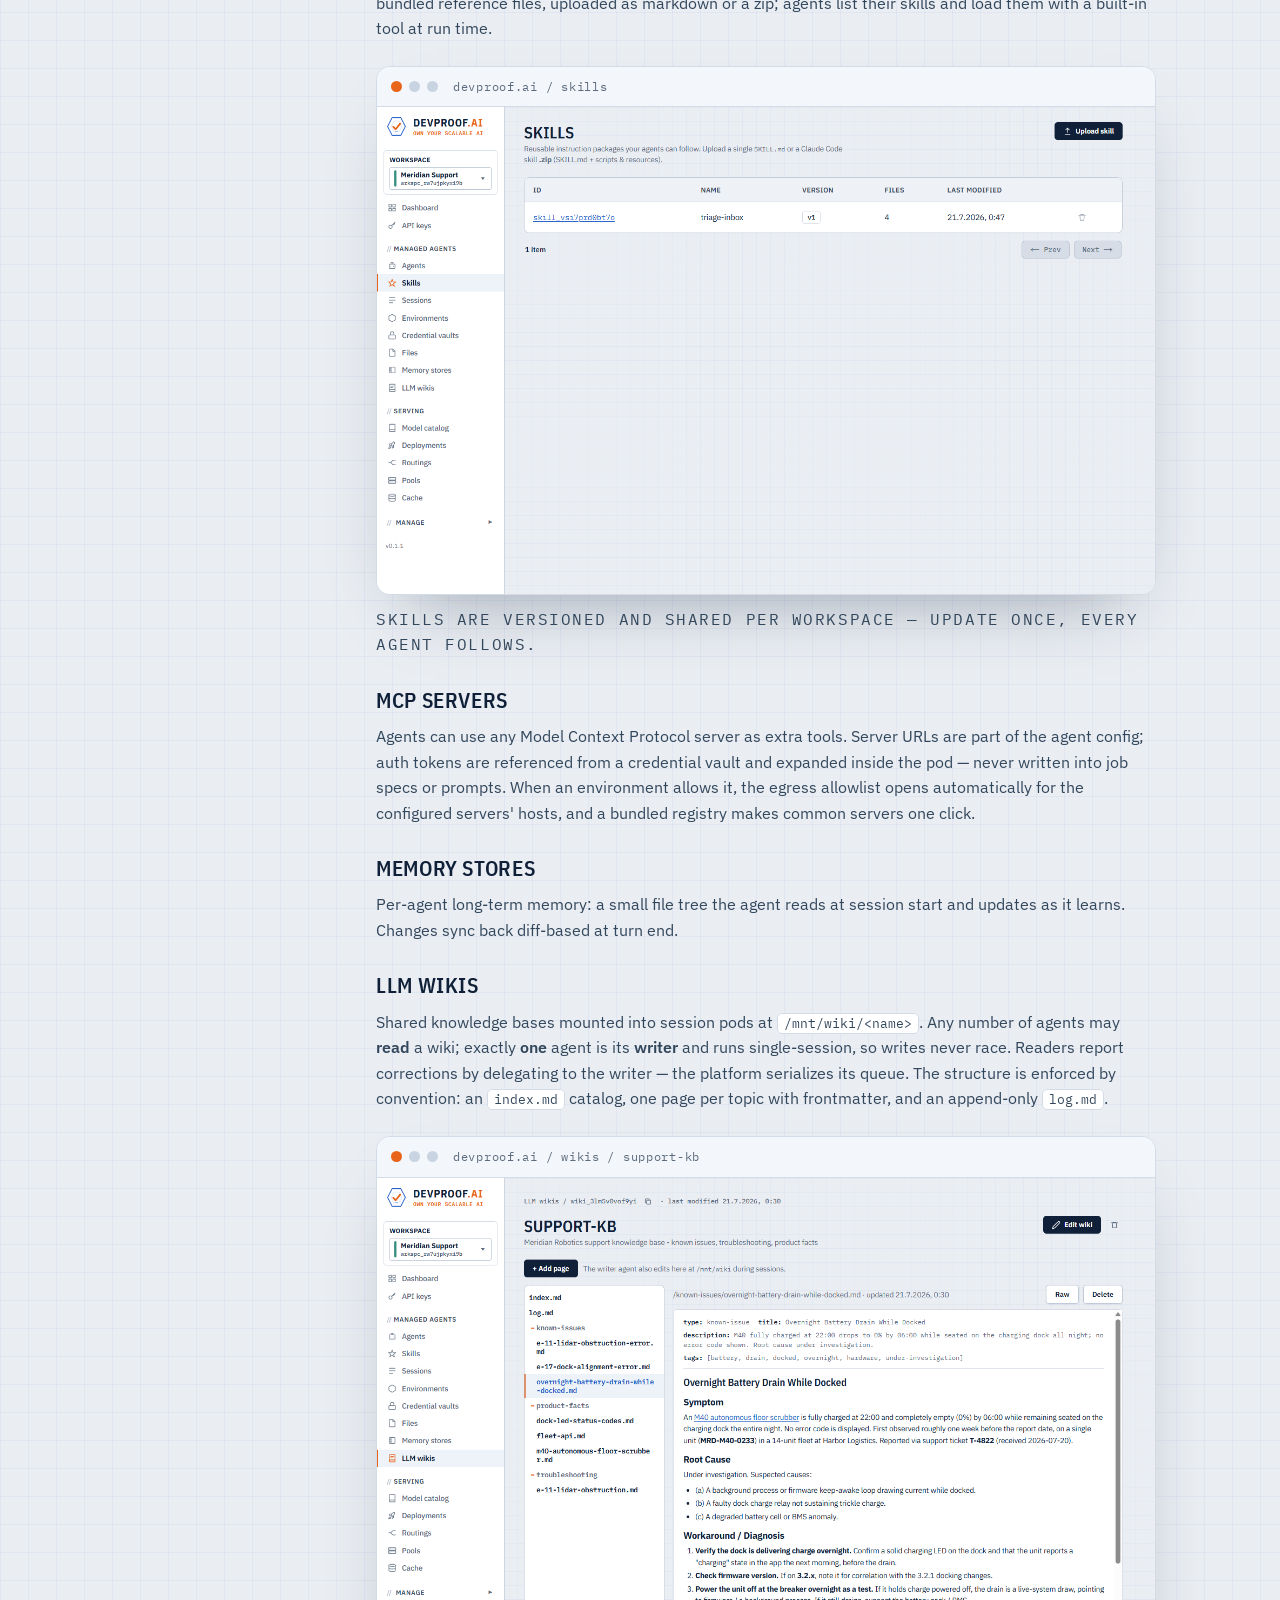
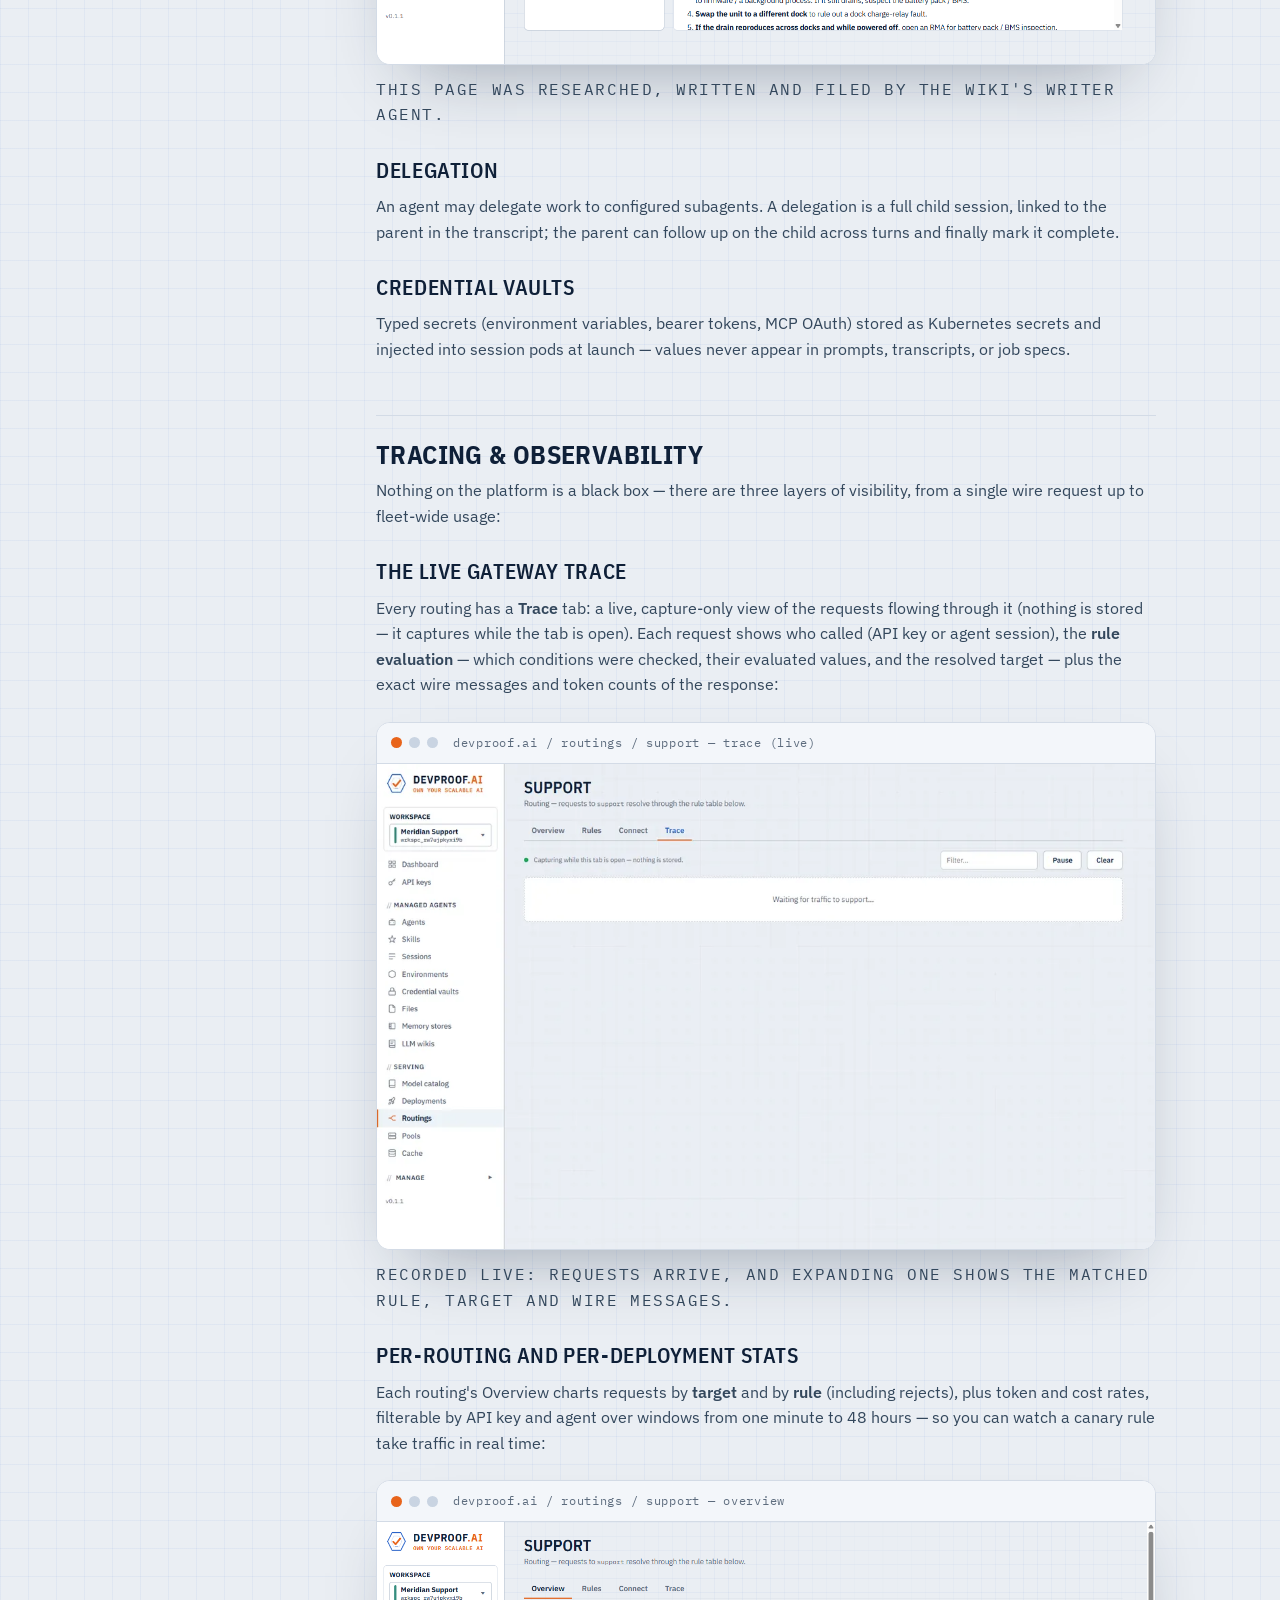
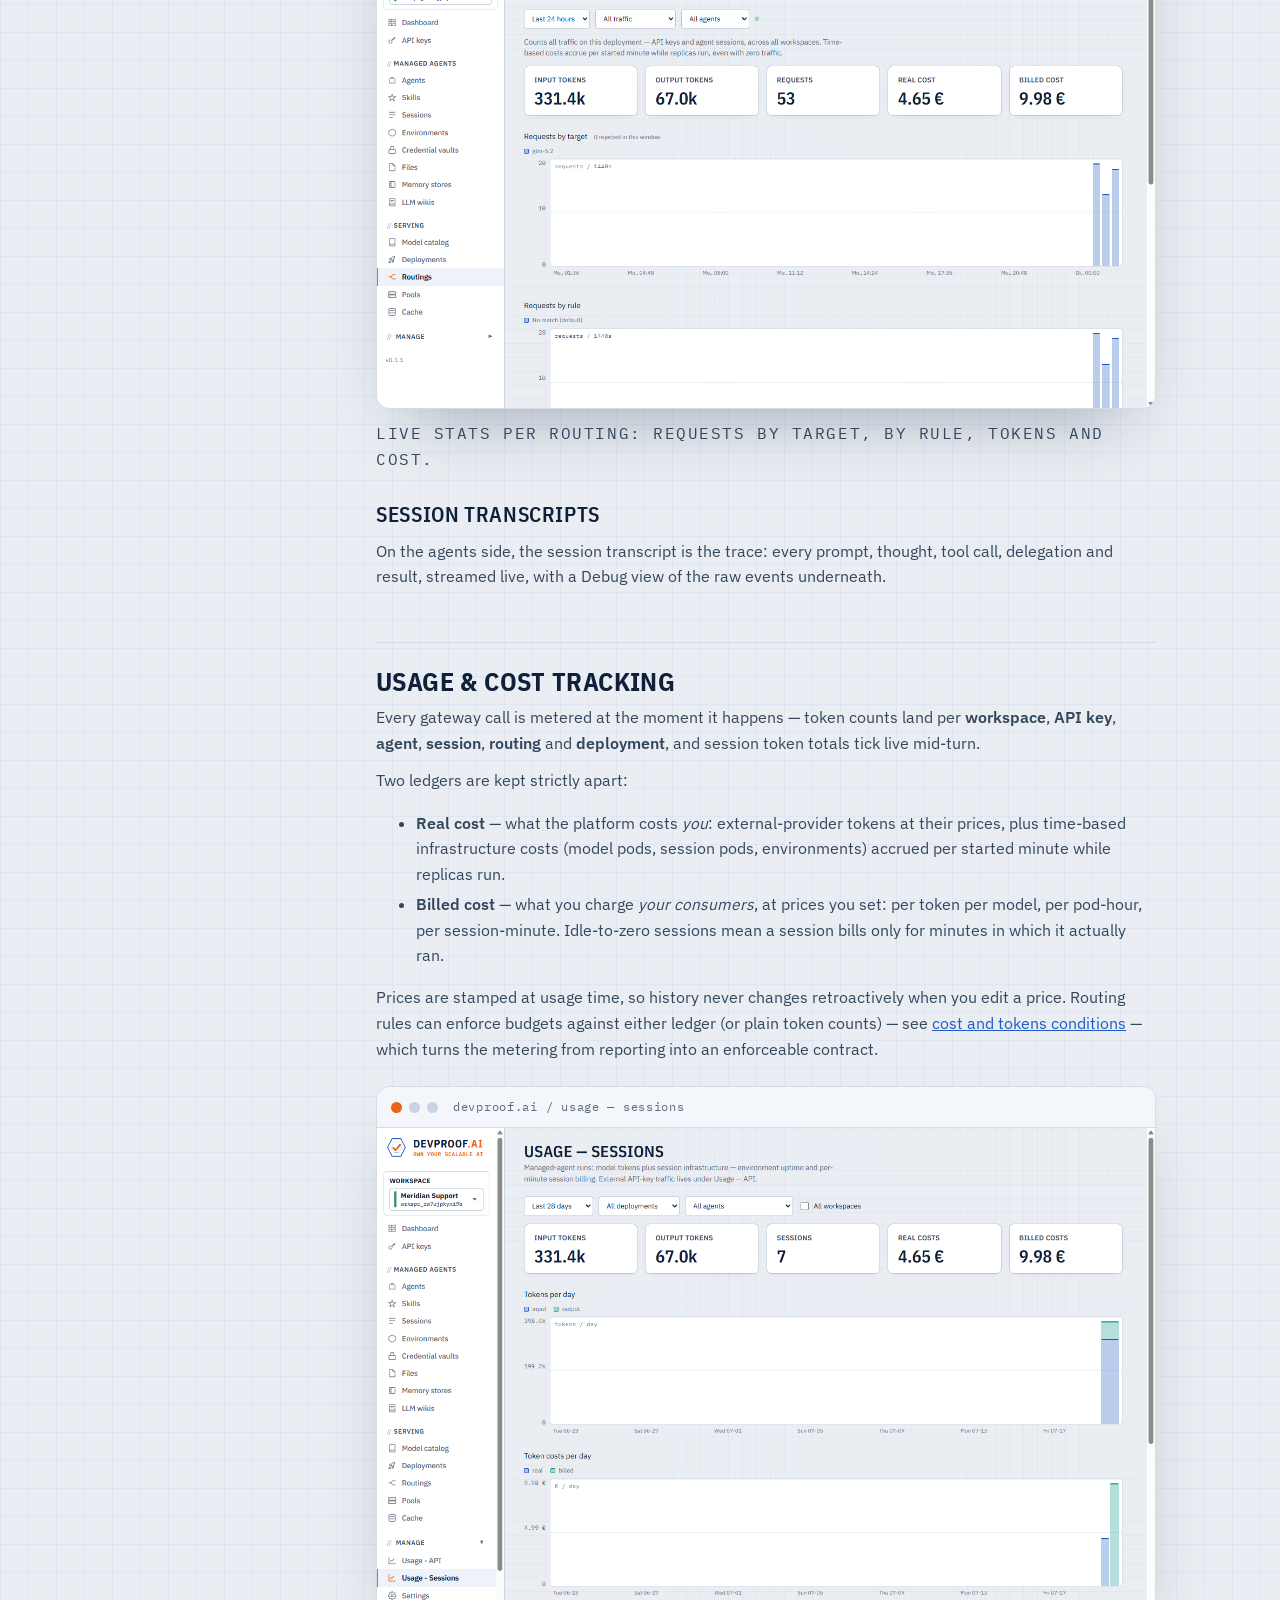
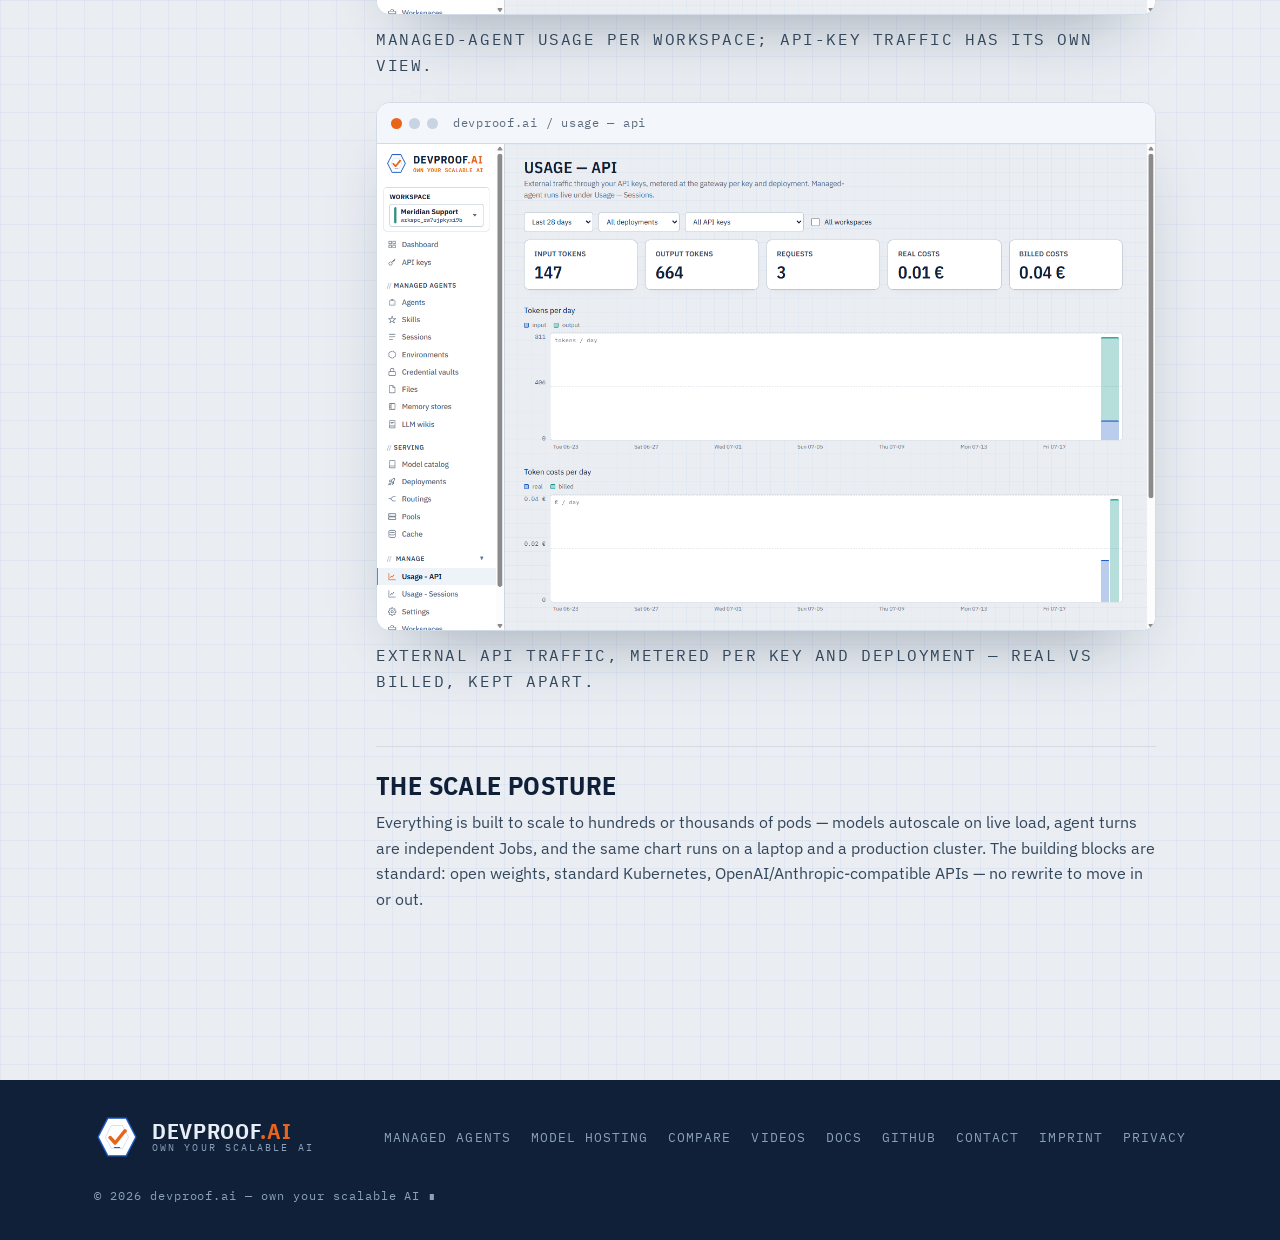
<file: docs/concepts.html>
<!doctype html>
<html lang="en">
<head>
<meta charset="utf-8">
<meta name="viewport" content="width=device-width,initial-scale=1">
<title>Concepts — DEVPROOF.AI docs</title>
<meta name="description" content="The Devproof AI platform model: workspaces, serving, routings, agents, sessions, environments, skills, memory, LLM wikis, delegation, and cost tracking.">
<link rel="canonical" href="https://devproof.ai/docs/concepts.html">
<link rel="stylesheet" href="../assets/fonts.css">
<link rel="stylesheet" href="../assets/site.css">
<link rel="icon" type="image/svg+xml" href="../assets/mark.svg">
<meta property="og:type" content="website">
<meta property="og:site_name" content="DEVPROOF.AI">
<meta property="og:title" content="Concepts — DEVPROOF.AI docs">
<meta property="og:description" content="The Devproof AI platform model: workspaces, serving, routings, agents, sessions, environments, skills, memory, LLM wikis, delegation, and cost tracking.">
<meta property="og:url" content="https://devproof.ai/docs/concepts.html">
<meta property="og:image" content="https://devproof.ai/assets/og.png">
<meta property="og:image:width" content="1200">
<meta property="og:image:height" content="630">
<meta property="og:image:alt" content="DEVPROOF.AI — open-source managed AI agents on Kubernetes">
<meta name="twitter:card" content="summary_large_image">
<meta name="twitter:title" content="Concepts — DEVPROOF.AI docs">
<meta name="twitter:description" content="The Devproof AI platform model: workspaces, serving, routings, agents, sessions, environments, skills, memory, LLM wikis, delegation, and cost tracking.">
<meta name="twitter:image" content="https://devproof.ai/assets/og.png">
</head>
<body>

<svg width="0" height="0" style="position:absolute" aria-hidden="true">
  <defs>
    <symbol id="mark" viewBox="0 0 100 100">
      <polygon points="30,9 70,9 91,50 70,91 30,91 9,50" fill="#fff" stroke="#1E5BC6" stroke-width="3" stroke-linejoin="round"/>
      <polygon points="38,25 62,25 75,50 62,75 38,75 25,50" fill="none" stroke="#1E5BC6" stroke-width="1.3" stroke-linejoin="round" opacity=".3"/>
      <path d="M35,51 L46,63 L67,37" fill="none" stroke="#E8641B" stroke-width="7.5" stroke-linecap="round" stroke-linejoin="round"/>
      <rect x="64.5" y="33.5" width="6.5" height="6.5" rx="1.2" fill="#E8641B"/>
      <rect x="43" y="71.5" width="14" height="2.6" rx="1.3" fill="#1E5BC6"/>
    </symbol>
  </defs>
</svg>

<header class="site-head">
  <div class="wrap">
    <a class="lockup" href="../">
      <svg aria-hidden="true"><use href="#mark"/></svg>
      <span>
        <span class="lk-word">DEVPROOF<span class="ai">.AI</span></span>
        <span class="lk-tag">Own your scalable AI</span>
      </span>
    </a>
    <nav class="site-nav" aria-label="Main">
      <a href="../#agents">Managed agents</a>
      <a href="../#trace">Traceability</a>
      <a href="../#hosting">Model hosting</a>
      <a href="../compare.html">Compare</a>
      <a href="../videos.html">Videos</a>
      <a href="./">Docs</a>
      <a class="gh" href="https://github.com/devproof/devproofai">GitHub ↗</a>
    </nav>
  </div>
</header>

<div class="wrap docs-grid">
  <aside class="docs-side" aria-label="Docs navigation">
    <div class="k">Docs</div>
    <a href="./">Getting started</a>
    <a href="concepts.html" class="on">Concepts</a>
    <a href="api.html">API &amp; integrations</a>
    <a href="scale-to-zero.html">Scale-to-zero</a>
    <div class="k">Elsewhere</div>
    <a href="https://github.com/devproof/devproofai">Source on GitHub</a>
  </aside>

  <main class="docs-body">
    <p class="eyebrow"><span class="eyebrow-line">Docs</span></p>
    <h1>Concepts</h1>
    <p class="lead">The platform in one page: what each object is and how they fit together.</p>

    <h2 id="workspaces">Workspaces</h2>
    <p>Everything on the agents side — agents, sessions, files, skills, memory, wikis,
      vaults, API keys — lives inside a <b>workspace</b>, the multi-tenancy boundary.
      Serving (catalog, pools, deployments, routings) is global: models are shared
      infrastructure; workspaces consume them and are metered separately.</p>

    <h2 id="serving">The serving plane</h2>
    <h3>Catalog</h3>
    <p>A curated list of open models with parameters, context window, quantization format,
      and per-replica hardware requirements. Custom entries can point at any weight source.</p>
    <h3>Pools &amp; deployments</h3>
    <p>A <b>pool</b> describes where model pods may run: node selectors, tolerations, and
      a replica budget the platform enforces across all of the pool's deployments. A
      <b>deployment</b> serves one catalog model in a pool, with per-replica CPU/memory
      taken from the catalog entry (overridable at deploy time) and, for
      reasoning-capable models, a chosen thinking budget.</p>
    <p>Deployments are elastic in both directions:</p>
    <ul>
      <li><b>Scale up</b> — the operator watches live engine metrics (queue depth, in-flight
        requests) and adds replicas between min and max, clamped to the pool budget.</li>
      <li><b>Scale to zero</b> — a min-0 deployment sleeps after a configurable idle period.
        It stays routed at the gateway, so the first request is <em>held</em> while the
        model wakes and released when it's servable — callers see latency, never an error.</li>
    </ul>
    <figure style="margin:24px 0 0">
      <div class="browser">
        <div class="browser-bar"><i></i><i></i><i></i><span>devproof.ai / deployments</span></div>
        <img src="../assets/img/console-deployments.png" alt="Deployments: a local model (idle at zero replicas) and an external endpoint, both served through the gateway." loading="lazy">
      </div>
      <p class="shot-cap">A local model sleeping at zero replicas and an external endpoint — one gateway serves both.</p>
    </figure>
    <h3>Routings</h3>
    <p>Clients call a <b>routing</b>, not a model. A routing is an ordered rule table:
      each rule has conditions (context size, spend or token budgets per key / workspace /
      agent, time windows, traffic splits, or a model-based classifier) and a target;
      the terminal either routes or rejects. Rule edits apply live. External API keys can
      <em>only</em> call routings — which is what makes budget enforcement inescapable.</p>
    <p>A table that keeps small prompts on the local model while the workspace is under
      its monthly token budget, sends everything else to the external endpoint, and
      rejects once the budget is gone:</p>
    <figure style="margin:24px 0 0">
      <div class="browser">
        <div class="browser-bar"><i></i><i></i><i></i><span>devproof.ai / routings / main — rules</span></div>
        <img src="../assets/img/console-routing-rules.png" alt="The routing rule editor: context and token-budget conditions per rule, a target model per rule, and a reject terminal." loading="lazy">
      </div>
      <p class="shot-cap">Conditions within a rule are ANDed; rules evaluate top-down, first match wins.</p>
    </figure>
    <p>Once the budget condition stops matching, nothing routes and the terminal rejects
      with a clean error. The same table is plain JSON on the API for scripting.</p>

    <h3 id="condition-types">The seven condition types</h3>
    <p>Rules combine conditions freely (ANDed within a rule, up to ten per rule, up to
      fifty rules per routing):</p>

    <p><b>context</b> — matches on the estimated size of the incoming prompt. The
      classic use: keep everyday prompts on a small local model and burst oversized
      documents to a big-context endpoint.</p>
    <pre><code>{ "type": "context", "op": "&gt;", "tokens": 120000 }</code></pre>

    <p><b>cost</b> — matches on accumulated spend from the cost ledgers, scoped to the
      calling <code>key</code>, <code>workspace</code>, <code>agent</code>, this
      <code>routing</code>, or the <code>target</code> model; over a calendar
      <code>month</code>, <code>day</code>, or a <code>rolling</code> window of hours.
      <code>ledger</code> picks which money is counted: <code>billed</code> (what you
      charge consumers) or <code>real</code> (what the infrastructure costs you). This is
      how you build free tiers and per-customer budgets that enforce themselves:</p>
    <pre><code>{ "type": "cost", "ledger": "billed", "scope": "key",
  "op": "&lt;", "threshold": 50, "window": { "kind": "day" } }</code></pre>

    <p><b>tokens</b> — like <code>cost</code>, but counts tokens instead of money.
      Tokens are always metered, independent of any billing configuration, so this
      works even with cost tracking switched off. A monthly workspace cap:</p>
    <pre><code>{ "type": "tokens", "scope": "workspace",
  "op": "&lt;", "threshold": 500000000, "window": { "kind": "month" } }</code></pre>

    <p><b>available</b> — matches only while the rule's target is currently routable.
      Put a local model first and an external endpoint below it, and you have automatic
      failover — traffic returns home when the local model is back:</p>
    <pre><code>{ "conditions": [ { "type": "available" } ], "target": "qwen-local" },
{ "conditions": [], "target": "claude-remote" }</code></pre>

    <p><b>time</b> — matches inside a time window (days, HH:MM range, an IANA
      timezone). Serve office hours on the fast model, nights and weekends on the
      cheap one:</p>
    <pre><code>{ "type": "time", "days": ["mon","tue","wed","thu","fri"],
  "from": "08:00", "to": "18:00", "tz": "Europe/Berlin" }</code></pre>

    <p><b>split</b> — matches a percentage of traffic. The canary: send 10% of
      requests to a new model and watch its stats before committing:</p>
    <pre><code>{ "type": "split", "percent": 10 }</code></pre>

    <p><b>classify</b> — the model-as-router: a (typically small, local) deployment
      labels each request, and the rule matches when the label is in <code>match</code>.
      Route coding traffic to a code model without your clients changing anything:</p>
    <pre><code>{ "type": "classify", "deployment": "qwen-mini",
  "labels": { "code": "programming, debugging, software",
              "chat": "everything else" },
  "match": ["code"] }</code></pre>

    <p>Every decision is visible per request in the routing's <a href="#tracing">live
      trace</a> — which rule matched, the evaluated values, and the resolved target.</p>
    <h3>External endpoints</h3>
    <p>OpenAI, Anthropic, OpenRouter or custom endpoints registered behind the same
      gateway, with provider keys stored server-side. Routing rules can mix local and
      external targets — e.g. local by default, cloud for oversized contexts.</p>
    <h3>Gateway</h3>
    <p>One endpoint for everything: API-key auth, per-call usage metering, routing
      resolution, and wake-on-request. It speaks both the OpenAI and Anthropic wire
      formats regardless of what serves the model underneath.</p>

    <h2 id="agents">The agents plane</h2>
    <h3>Agents &amp; versions</h3>
    <p>An <b>agent</b> is a named, versioned configuration: routing, system prompt, tools,
      environment, skills, memory access, wiki access, subagents, MCP servers. Editing an
      agent creates a new version; running sessions keep the version they started with.</p>
    <h3>Sessions</h3>
    <p>A <b>session</b> is one job given to an agent. Each turn runs as a Kubernetes Job in
      an isolated pod; between turns the session is <b>idle</b> and costs nothing. Every
      prompt, thought, tool call and result is an event in the transcript — streamed live
      to the console. Sessions checkpoint their state and are resumable, including after
      failures.</p>
    <figure style="margin:24px 0 0">
      <div class="browser">
        <div class="browser-bar"><i></i><i></i><i></i><span>devproof.ai / sessions</span></div>
        <img src="../assets/img/console-sessions.png" alt="The sessions list: per-session token usage and billed cost, including a delegated child session linked to its parent." loading="lazy">
      </div>
      <p class="shot-cap">Sessions with tokens and billed cost — including a delegated child linked to its parent.</p>
    </figure>
    <h3>Files</h3>
    <p>Sessions consume and produce <b>files</b>: uploads are attached at session start or
      on any follow-up turn and appear inside the pod; whatever the agent writes to its
      outputs directory is collected at turn end. Files are immutable, workspace-scoped,
      stored in S3-compatible object storage, and linked to every session that used them.</p>
    <h3>Environments</h3>
    <p>The sandbox profile a session pod runs with: an egress allowlist enforced by a
      per-environment proxy and network policy (no internet by default), pod resources,
      and the <code>/work</code> disk — ephemeral by default, or a durable per-session
      volume. Package-manager access (PyPI, npm) is a separate, explicit toggle.</p>
    <figure style="margin:24px 0 0">
      <div class="browser">
        <div class="browser-bar"><i></i><i></i><i></i><span>devproof.ai / environments</span></div>
        <img src="../assets/img/console-environments.png" alt="Environments: an all-blocked egress profile with pod resource requests." loading="lazy">
      </div>
      <p class="shot-cap">This environment blocks all egress and caps pod resources — sessions inherit it.</p>
    </figure>
    <h3>Skills</h3>
    <p>Versioned packages of instructions and files an agent can load on demand —
      progressive disclosure keeps prompts small: the agent sees an index and pulls only
      the files it needs. A skill is a <code>SKILL.md</code> plus any bundled reference
      files, uploaded as markdown or a zip; agents list their skills and load them with
      a built-in tool at run time.</p>
    <figure style="margin:24px 0 0">
      <div class="browser">
        <div class="browser-bar"><i></i><i></i><i></i><span>devproof.ai / skills</span></div>
        <img src="../assets/img/console-skills.png" alt="The skills list: versioned skill packages shared per workspace." loading="lazy">
      </div>
      <p class="shot-cap">Skills are versioned and shared per workspace — update once, every agent follows.</p>
    </figure>
    <h3>MCP servers</h3>
    <p>Agents can use any Model Context Protocol server as extra tools. Server URLs are
      part of the agent config; auth tokens are referenced from a credential vault and
      expanded inside the pod — never written into job specs or prompts. When an
      environment allows it, the egress allowlist opens automatically for the configured
      servers' hosts, and a bundled registry makes common servers one click.</p>
    <h3>Memory stores</h3>
    <p>Per-agent long-term memory: a small file tree the agent reads at session start and
      updates as it learns. Changes sync back diff-based at turn end.</p>
    <h3>LLM wikis</h3>
    <p>Shared knowledge bases mounted into session pods at <code>/mnt/wiki/&lt;name&gt;</code>.
      Any number of agents may <b>read</b> a wiki; exactly <b>one</b> agent is its
      <b>writer</b> and runs single-session, so writes never race. Readers report
      corrections by delegating to the writer — the platform serializes its queue. The
      structure is enforced by convention: an <code>index.md</code> catalog, one page per
      topic with frontmatter, and an append-only <code>log.md</code>.</p>
    <figure style="margin:24px 0 0">
      <div class="browser">
        <div class="browser-bar"><i></i><i></i><i></i><span>devproof.ai / wikis / support-kb</span></div>
        <img src="../assets/img/console-wiki.png" alt="A wiki page written by an agent: folder tree, frontmatter, rendered markdown." loading="lazy">
      </div>
      <p class="shot-cap">This page was researched, written and filed by the wiki's writer agent.</p>
    </figure>
    <h3>Delegation</h3>
    <p>An agent may delegate work to configured subagents. A delegation is a full child
      session, linked to the parent in the transcript; the parent can follow up on the
      child across turns and finally mark it complete.</p>
    <h3>Credential vaults</h3>
    <p>Typed secrets (environment variables, bearer tokens, MCP OAuth) stored as
      Kubernetes secrets and injected into session pods at launch — values never appear
      in prompts, transcripts, or job specs.</p>

    <h2 id="tracing">Tracing &amp; observability</h2>
    <p>Nothing on the platform is a black box — there are three layers of visibility,
      from a single wire request up to fleet-wide usage:</p>
    <h3>The live gateway trace</h3>
    <p>Every routing has a <b>Trace</b> tab: a live, capture-only view of the requests
      flowing through it (nothing is stored — it captures while the tab is open). Each
      request shows who called (API key or agent session), the <b>rule evaluation</b> —
      which conditions were checked, their evaluated values, and the resolved target —
      plus the exact wire messages and token counts of the response:</p>
    <figure style="margin:24px 0 0">
      <div class="browser">
        <div class="browser-bar"><i></i><i></i><i></i><span>devproof.ai / routings / support — trace (live)</span></div>
        <img src="../assets/img/console-routing-trace.webp" alt="Animated: the live trace fills as requests arrive; expanding an entry reveals the matched rule, the resolved target and the wire messages." loading="lazy">
      </div>
      <p class="shot-cap">Recorded live: requests arrive, and expanding one shows the matched rule, target and wire messages.</p>
    </figure>
    <h3>Per-routing and per-deployment stats</h3>
    <p>Each routing's Overview charts requests by <b>target</b> and by <b>rule</b>
      (including rejects), plus token and cost rates, filterable by API key and agent
      over windows from one minute to 48 hours — so you can watch a canary rule take
      traffic in real time:</p>
    <figure style="margin:24px 0 0">
      <div class="browser">
        <div class="browser-bar"><i></i><i></i><i></i><span>devproof.ai / routings / support — overview</span></div>
        <img src="../assets/img/console-routing-overview.png" alt="Routing overview: request, token and cost rates with requests-by-target and requests-by-rule charts." loading="lazy">
      </div>
      <p class="shot-cap">Live stats per routing: requests by target, by rule, tokens and cost.</p>
    </figure>
    <h3>Session transcripts</h3>
    <p>On the agents side, the session transcript is the trace: every prompt, thought,
      tool call, delegation and result, streamed live, with a Debug view of the raw
      events underneath.</p>

    <h2 id="costs">Usage &amp; cost tracking</h2>
    <p>Every gateway call is metered at the moment it happens — token counts land per
      <b>workspace</b>, <b>API key</b>, <b>agent</b>, <b>session</b>, <b>routing</b> and
      <b>deployment</b>, and session token totals tick live mid-turn.</p>
    <p>Two ledgers are kept strictly apart:</p>
    <ul>
      <li><b>Real cost</b> — what the platform costs <em>you</em>: external-provider
        tokens at their prices, plus time-based infrastructure costs (model pods,
        session pods, environments) accrued per started minute while replicas run.</li>
      <li><b>Billed cost</b> — what you charge <em>your consumers</em>, at prices you set:
        per token per model, per pod-hour, per session-minute. Idle-to-zero sessions
        mean a session bills only for minutes in which it actually ran.</li>
    </ul>
    <p>Prices are stamped at usage time, so history never changes retroactively when you
      edit a price. Routing rules can enforce budgets against either ledger (or plain
      token counts) — see <a href="#condition-types">cost and tokens conditions</a> —
      which turns the metering from reporting into an enforceable contract.</p>
    <figure style="margin:24px 0 0">
      <div class="browser">
        <div class="browser-bar"><i></i><i></i><i></i><span>devproof.ai / usage — sessions</span></div>
        <img src="../assets/img/console-usage-sessions.png" alt="Usage for managed-agent sessions: token and cost charts per day for the workspace." loading="lazy">
      </div>
      <p class="shot-cap">Managed-agent usage per workspace; API-key traffic has its own view.</p>
    </figure>
    <figure style="margin:24px 0 0">
      <div class="browser">
        <div class="browser-bar"><i></i><i></i><i></i><span>devproof.ai / usage — api</span></div>
        <img src="../assets/img/console-usage.png" alt="Usage for external API traffic: tokens, requests, real and billed cost per day, filterable by key and deployment." loading="lazy">
      </div>
      <p class="shot-cap">External API traffic, metered per key and deployment — real vs billed, kept apart.</p>
    </figure>

    <h2 id="scale">The scale posture</h2>
    <p>Everything is built to scale to hundreds or thousands of pods — models autoscale
      on live load, agent turns are independent Jobs, and the same chart runs on a laptop
      and a production cluster. The building blocks are standard: open weights, standard
      Kubernetes, OpenAI/Anthropic-compatible APIs — no rewrite to move in or out.</p>
  </main>
</div>

<footer class="site-foot">
  <div class="wrap">
    <a class="lockup" href="../">
      <svg aria-hidden="true"><use href="#mark"/></svg>
      <span>
        <span class="lk-word">DEVPROOF<span class="ai">.AI</span></span>
        <span class="lk-tag">Own your scalable AI</span>
      </span>
    </a>
    <nav aria-label="Footer">
      <a href="../#agents">Managed agents</a>
      <a href="../#hosting">Model hosting</a>
      <a href="../compare.html">Compare</a>
      <a href="../videos.html">Videos</a>
      <a href="./">Docs</a>
      <a href="https://github.com/devproof/devproofai">GitHub</a>
      <a href="../contact.html">Contact</a>
      <a href="../imprint.html">Imprint</a>
      <a href="../privacy.html">Privacy</a>
    </nav>
    <div class="fine">© 2026 devproof.ai — own your scalable AI ∎</div>
  </div>
</footer>

<div class="lightbox" id="lightbox" role="dialog" aria-label="Screenshot preview"><img alt=""></div>
<script>
  const lb = document.getElementById('lightbox'), lbImg = lb.querySelector('img');
  document.querySelectorAll('.browser img').forEach((img) => {
    img.title = 'Click to expand';
    img.addEventListener('click', () => {
      lbImg.src = img.currentSrc || img.src; lbImg.alt = img.alt;
      lb.classList.add('open');
    });
  });
  lb.addEventListener('click', () => lb.classList.remove('open'));
  addEventListener('keydown', (e) => { if (e.key === 'Escape') lb.classList.remove('open'); });
</script>
<script src="../assets/consent.js"></script>
</body>
</html>
</file>
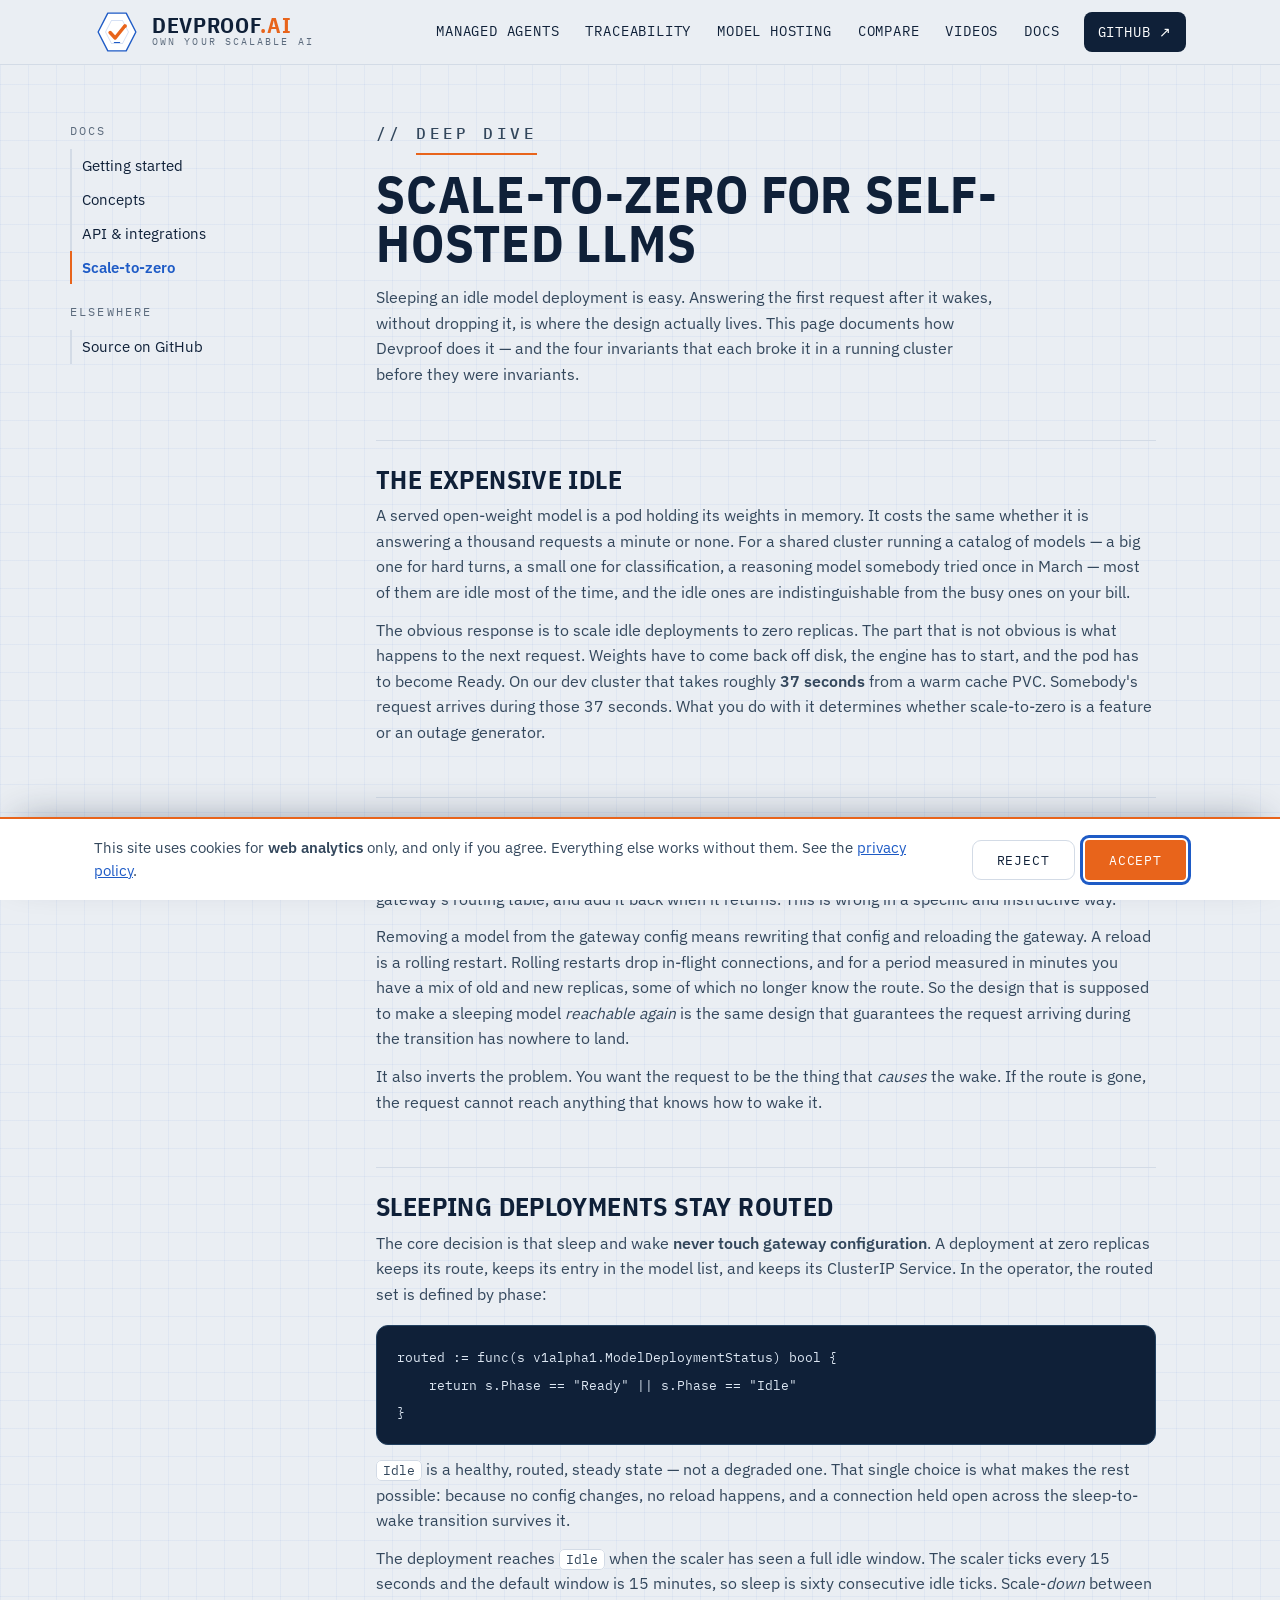
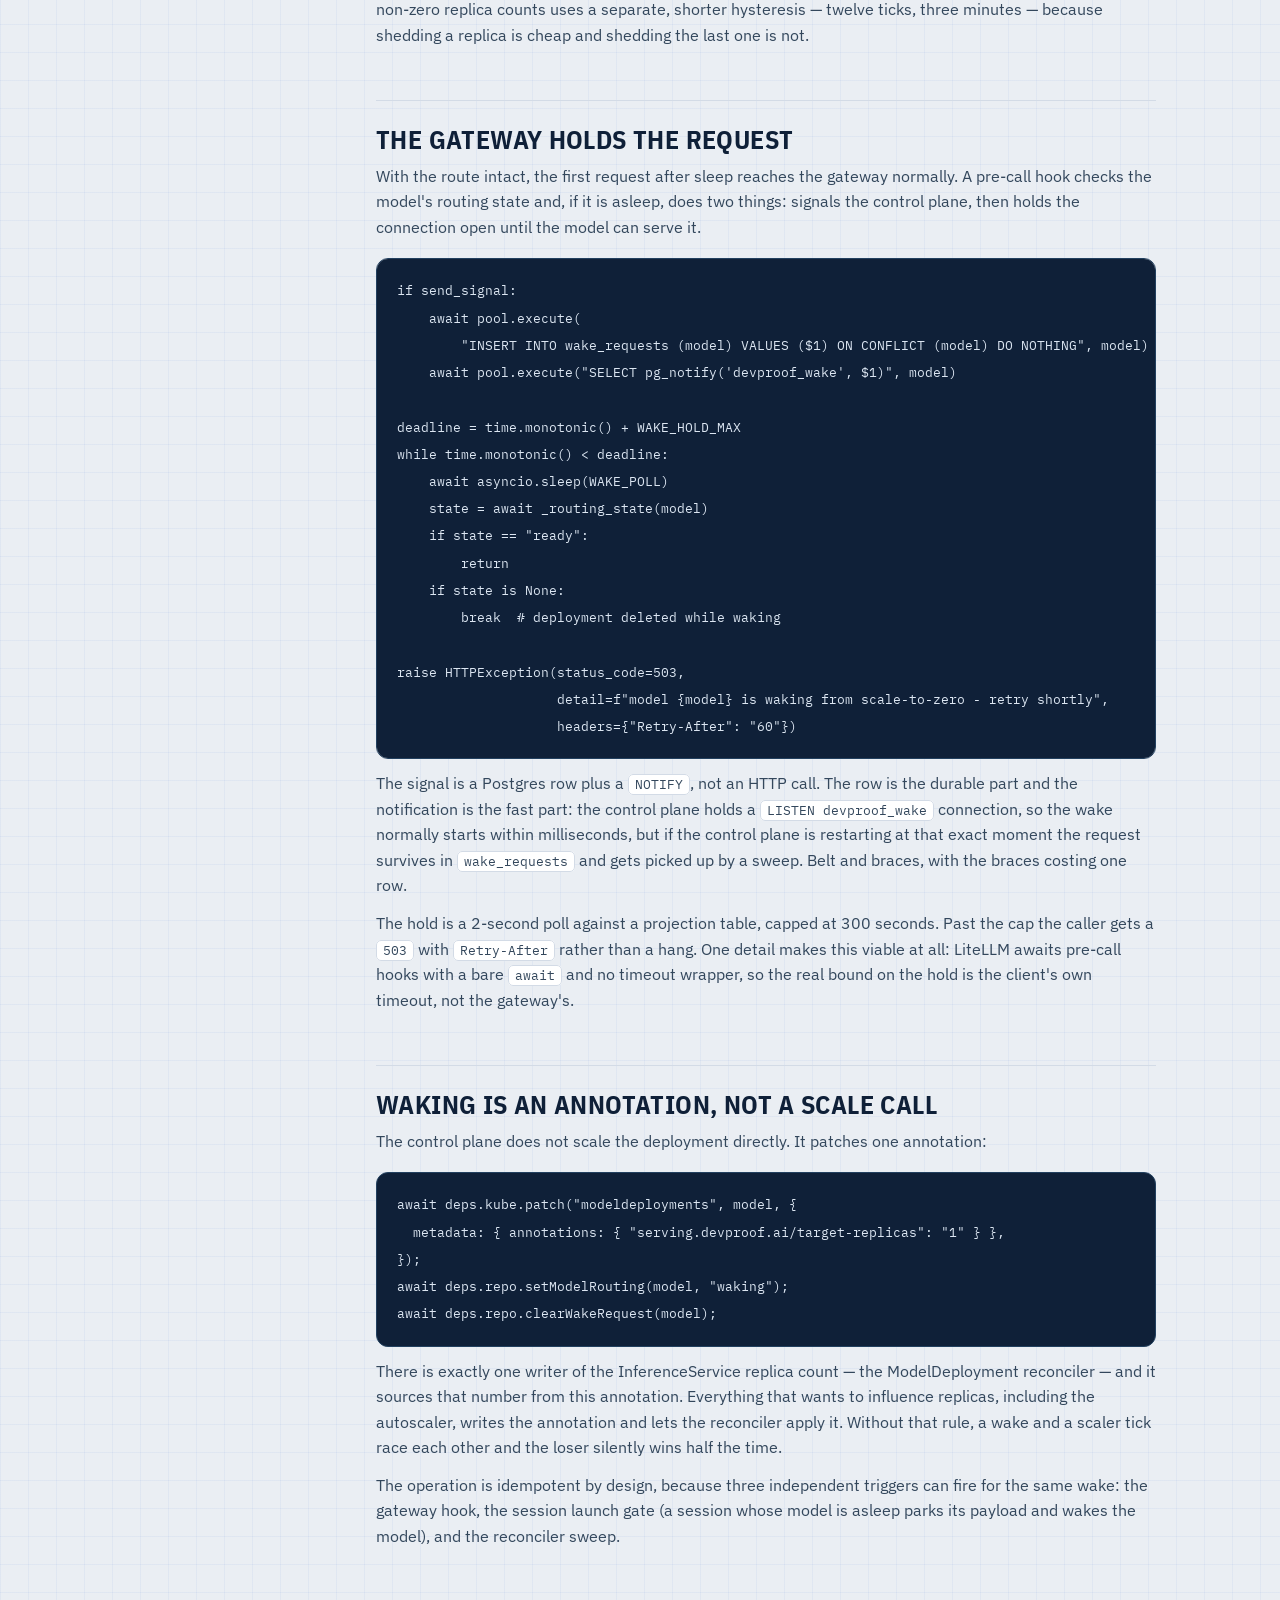
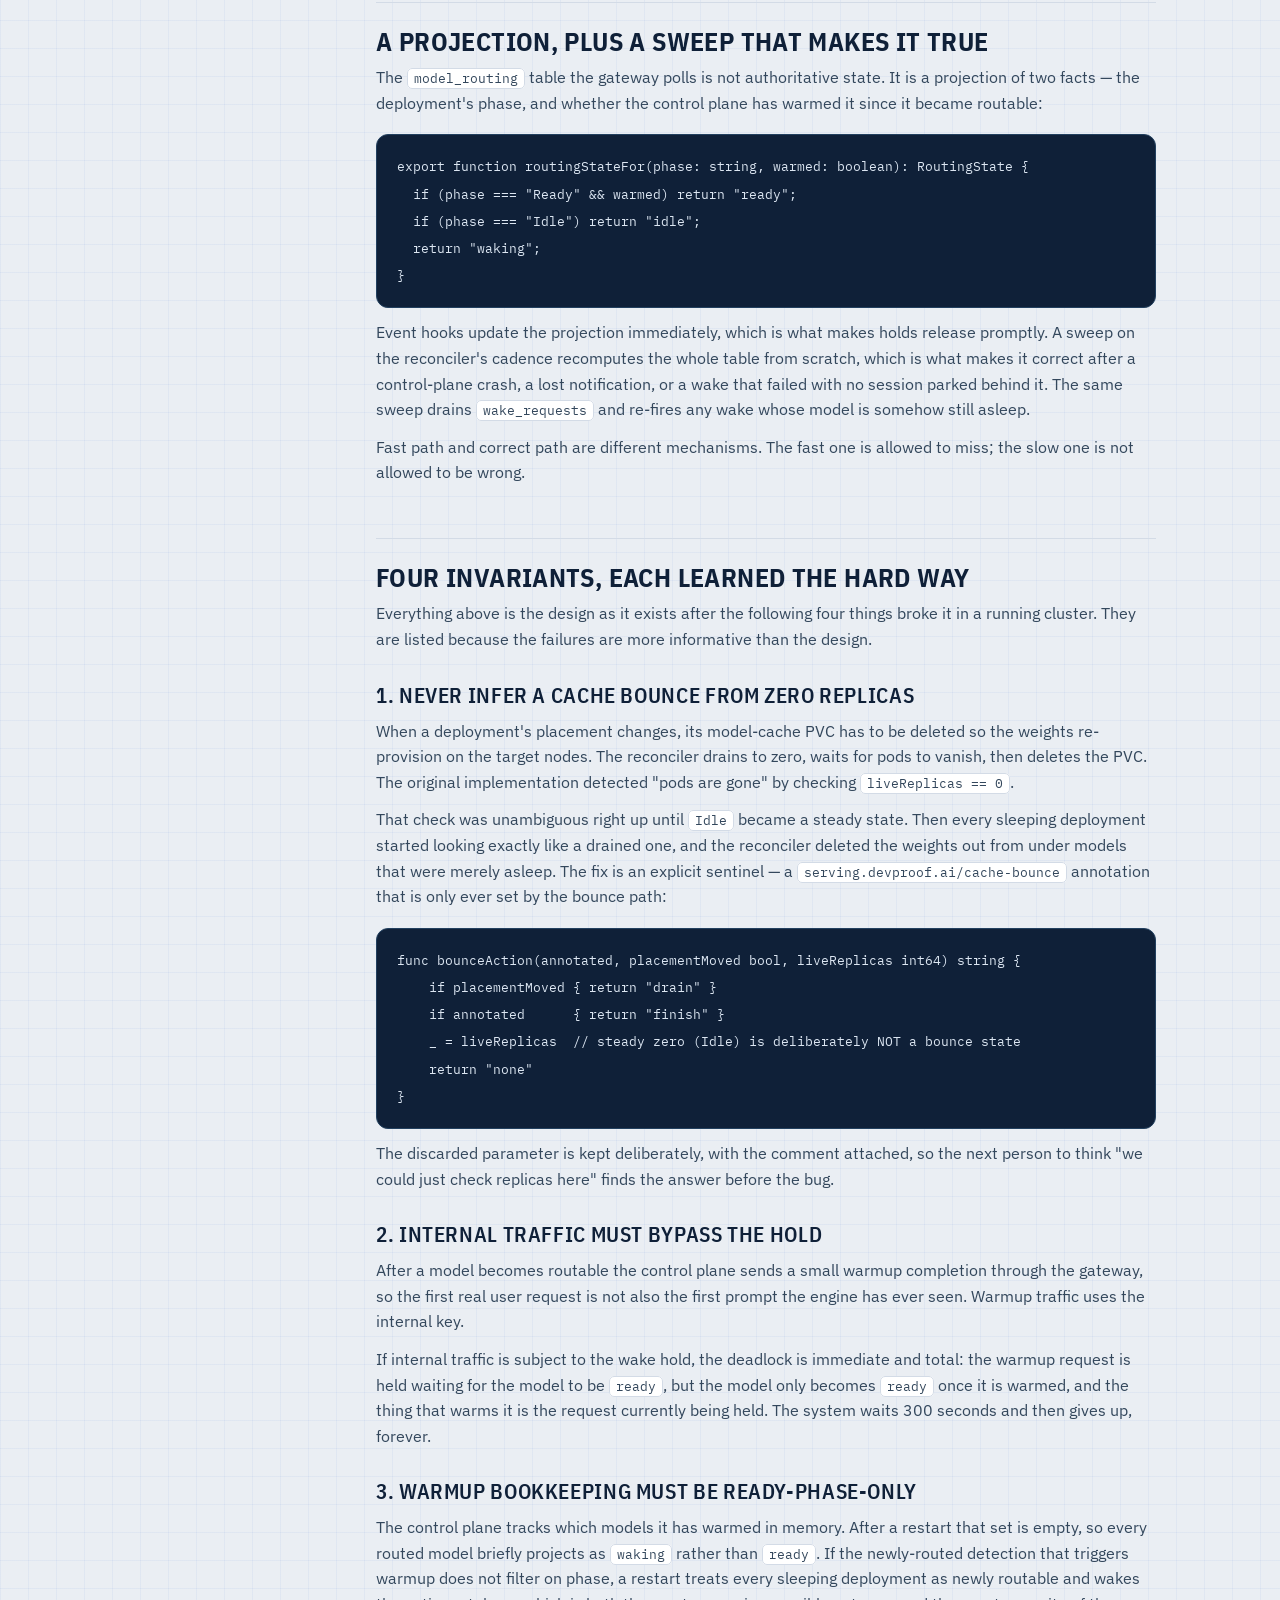
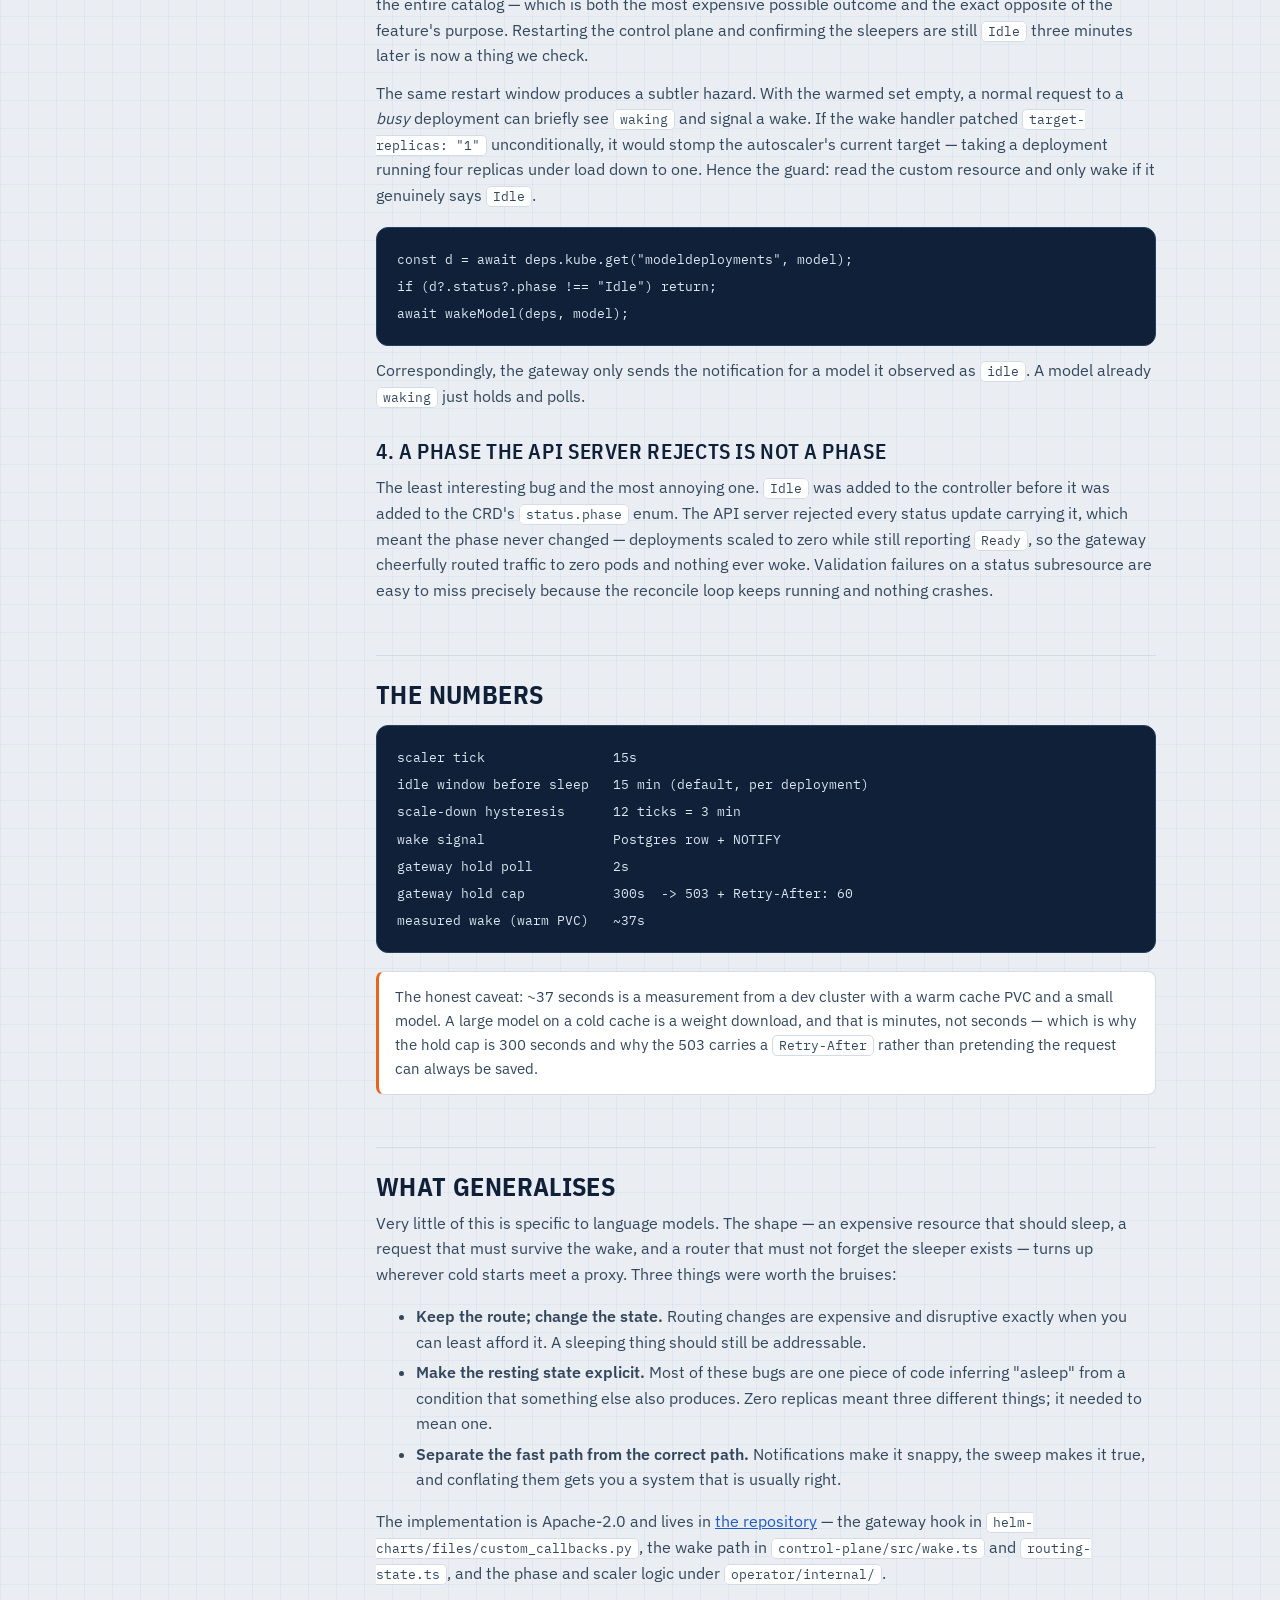
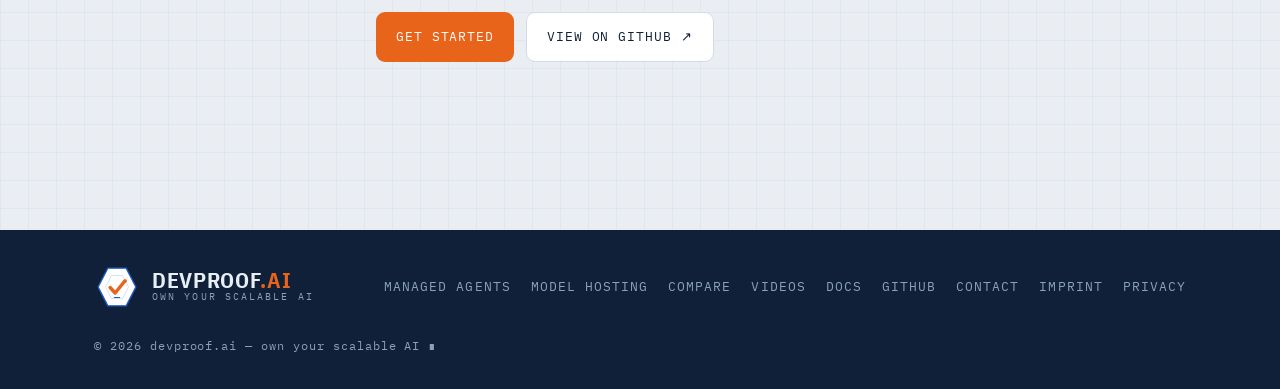
<file: docs/scale-to-zero.html>
<!doctype html>
<html lang="en">
<head>
<meta charset="utf-8">
<meta name="viewport" content="width=device-width,initial-scale=1">
<title>Scale-to-zero for self-hosted LLMs — DEVPROOF.AI docs</title>
<meta name="description" content="How Devproof sleeps idle model deployments to zero replicas and still answers the first request afterwards: the gateway holds the connection while the model wakes. Plus the four invariants that broke it in production.">
<link rel="canonical" href="https://devproof.ai/docs/scale-to-zero.html">
<link rel="stylesheet" href="../assets/fonts.css">
<link rel="stylesheet" href="../assets/site.css">
<link rel="icon" type="image/svg+xml" href="../assets/mark.svg">
<meta property="og:type" content="article">
<meta property="og:site_name" content="DEVPROOF.AI">
<meta property="og:title" content="Scale-to-zero for self-hosted LLMs — DEVPROOF.AI docs">
<meta property="og:description" content="How Devproof sleeps idle model deployments to zero replicas and still answers the first request afterwards: the gateway holds the connection while the model wakes. Plus the four invariants that broke it in production.">
<meta property="og:url" content="https://devproof.ai/docs/scale-to-zero.html">
<meta property="og:image" content="https://devproof.ai/assets/og.png">
<meta property="og:image:width" content="1200">
<meta property="og:image:height" content="630">
<meta property="og:image:alt" content="DEVPROOF.AI — open-source managed AI agents on Kubernetes">
<meta name="twitter:card" content="summary_large_image">
<meta name="twitter:title" content="Scale-to-zero for self-hosted LLMs — DEVPROOF.AI docs">
<meta name="twitter:description" content="How Devproof sleeps idle model deployments to zero replicas and still answers the first request afterwards: the gateway holds the connection while the model wakes. Plus the four invariants that broke it in production.">
<meta name="twitter:image" content="https://devproof.ai/assets/og.png">
</head>
<body>

<svg width="0" height="0" style="position:absolute" aria-hidden="true">
  <defs>
    <symbol id="mark" viewBox="0 0 100 100">
      <polygon points="30,9 70,9 91,50 70,91 30,91 9,50" fill="#fff" stroke="#1E5BC6" stroke-width="3" stroke-linejoin="round"/>
      <polygon points="38,25 62,25 75,50 62,75 38,75 25,50" fill="none" stroke="#1E5BC6" stroke-width="1.3" stroke-linejoin="round" opacity=".3"/>
      <path d="M35,51 L46,63 L67,37" fill="none" stroke="#E8641B" stroke-width="7.5" stroke-linecap="round" stroke-linejoin="round"/>
      <rect x="64.5" y="33.5" width="6.5" height="6.5" rx="1.2" fill="#E8641B"/>
      <rect x="43" y="71.5" width="14" height="2.6" rx="1.3" fill="#1E5BC6"/>
    </symbol>
  </defs>
</svg>

<header class="site-head">
  <div class="wrap">
    <a class="lockup" href="../">
      <svg aria-hidden="true"><use href="#mark"/></svg>
      <span>
        <span class="lk-word">DEVPROOF<span class="ai">.AI</span></span>
        <span class="lk-tag">Own your scalable AI</span>
      </span>
    </a>
    <nav class="site-nav" aria-label="Main">
      <a href="../#agents">Managed agents</a>
      <a href="../#trace">Traceability</a>
      <a href="../#hosting">Model hosting</a>
      <a href="../compare.html">Compare</a>
      <a href="../videos.html">Videos</a>
      <a href="./">Docs</a>
      <a class="gh" href="https://github.com/devproof/devproofai">GitHub ↗</a>
    </nav>
  </div>
</header>

<div class="wrap docs-grid">
  <aside class="docs-side" aria-label="Docs navigation">
    <div class="k">Docs</div>
    <a href="./">Getting started</a>
    <a href="concepts.html">Concepts</a>
    <a href="api.html">API &amp; integrations</a>
    <a href="scale-to-zero.html" class="on">Scale-to-zero</a>
    <div class="k">Elsewhere</div>
    <a href="https://github.com/devproof/devproofai">Source on GitHub</a>
  </aside>

  <main class="docs-body">
    <p class="eyebrow"><span class="eyebrow-line">Deep dive</span></p>
    <h1>Scale-to-zero for self-hosted LLMs</h1>
    <p class="lead">Sleeping an idle model deployment is easy. Answering the first request
      after it wakes, without dropping it, is where the design actually lives. This page
      documents how Devproof does it — and the four invariants that each broke it in a
      running cluster before they were invariants.</p>

    <h2 id="problem">The expensive idle</h2>
    <p>A served open-weight model is a pod holding its weights in memory. It costs the same
      whether it is answering a thousand requests a minute or none. For a shared cluster
      running a catalog of models — a big one for hard turns, a small one for classification,
      a reasoning model somebody tried once in March — most of them are idle most of the
      time, and the idle ones are indistinguishable from the busy ones on your bill.</p>
    <p>The obvious response is to scale idle deployments to zero replicas. The part that is
      not obvious is what happens to the next request. Weights have to come back off disk,
      the engine has to start, and the pod has to become Ready. On our dev cluster that takes
      roughly <b>37 seconds</b> from a warm cache PVC. Somebody's request arrives during those
      37 seconds. What you do with it determines whether scale-to-zero is a feature or an
      outage generator.</p>

    <h2 id="naive">Why the obvious design fails</h2>
    <p>The intuitive approach is to treat a sleeping model as an absent one: when it scales to
      zero, drop it from the gateway's routing table, and add it back when it returns. This is
      wrong in a specific and instructive way.</p>
    <p>Removing a model from the gateway config means rewriting that config and reloading the
      gateway. A reload is a rolling restart. Rolling restarts drop in-flight connections, and
      for a period measured in minutes you have a mix of old and new replicas, some of which
      no longer know the route. So the design that is supposed to make a sleeping model
      <em>reachable again</em> is the same design that guarantees the request arriving during
      the transition has nowhere to land.</p>
    <p>It also inverts the problem. You want the request to be the thing that <em>causes</em>
      the wake. If the route is gone, the request cannot reach anything that knows how to wake
      it.</p>

    <h2 id="design">Sleeping deployments stay routed</h2>
    <p>The core decision is that sleep and wake <b>never touch gateway configuration</b>. A
      deployment at zero replicas keeps its route, keeps its entry in the model list, and keeps
      its ClusterIP Service. In the operator, the routed set is defined by phase:</p>
<pre><code>routed := func(s v1alpha1.ModelDeploymentStatus) bool {
    return s.Phase == "Ready" || s.Phase == "Idle"
}</code></pre>
    <p><code>Idle</code> is a healthy, routed, steady state — not a degraded one. That single
      choice is what makes the rest possible: because no config changes, no reload happens, and
      a connection held open across the sleep-to-wake transition survives it.</p>
    <p>The deployment reaches <code>Idle</code> when the scaler has seen a full idle window.
      The scaler ticks every 15 seconds and the default window is 15 minutes, so sleep is
      sixty consecutive idle ticks. Scale-<em>down</em> between non-zero replica counts uses a
      separate, shorter hysteresis — twelve ticks, three minutes — because shedding a replica is
      cheap and shedding the last one is not.</p>

    <h2 id="hold">The gateway holds the request</h2>
    <p>With the route intact, the first request after sleep reaches the gateway normally. A
      pre-call hook checks the model's routing state and, if it is asleep, does two things:
      signals the control plane, then holds the connection open until the model can serve it.</p>
<pre><code>if send_signal:
    await pool.execute(
        "INSERT INTO wake_requests (model) VALUES ($1) ON CONFLICT (model) DO NOTHING", model)
    await pool.execute("SELECT pg_notify('devproof_wake', $1)", model)

deadline = time.monotonic() + WAKE_HOLD_MAX
while time.monotonic() &lt; deadline:
    await asyncio.sleep(WAKE_POLL)
    state = await _routing_state(model)
    if state == "ready":
        return
    if state is None:
        break  # deployment deleted while waking

raise HTTPException(status_code=503,
                    detail=f"model {model} is waking from scale-to-zero - retry shortly",
                    headers={"Retry-After": "60"})</code></pre>
    <p>The signal is a Postgres row plus a <code>NOTIFY</code>, not an HTTP call. The row is the
      durable part and the notification is the fast part: the control plane holds a
      <code>LISTEN devproof_wake</code> connection, so the wake normally starts within
      milliseconds, but if the control plane is restarting at that exact moment the request
      survives in <code>wake_requests</code> and gets picked up by a sweep. Belt and braces, with
      the braces costing one row.</p>
    <p>The hold is a 2-second poll against a projection table, capped at 300 seconds. Past the
      cap the caller gets a <code>503</code> with <code>Retry-After</code> rather than a hang.
      One detail makes this viable at all: LiteLLM awaits pre-call hooks with a bare
      <code>await</code> and no timeout wrapper, so the real bound on the hold is the client's
      own timeout, not the gateway's.</p>

    <h2 id="wake">Waking is an annotation, not a scale call</h2>
    <p>The control plane does not scale the deployment directly. It patches one annotation:</p>
<pre><code>await deps.kube.patch("modeldeployments", model, {
  metadata: { annotations: { "serving.devproof.ai/target-replicas": "1" } },
});
await deps.repo.setModelRouting(model, "waking");
await deps.repo.clearWakeRequest(model);</code></pre>
    <p>There is exactly one writer of the InferenceService replica count — the
      ModelDeployment reconciler — and it sources that number from this annotation. Everything
      that wants to influence replicas, including the autoscaler, writes the annotation and lets
      the reconciler apply it. Without that rule, a wake and a scaler tick race each other and
      the loser silently wins half the time.</p>
    <p>The operation is idempotent by design, because three independent triggers can fire for the
      same wake: the gateway hook, the session launch gate (a session whose model is asleep parks
      its payload and wakes the model), and the reconciler sweep.</p>

    <h2 id="projection">A projection, plus a sweep that makes it true</h2>
    <p>The <code>model_routing</code> table the gateway polls is not authoritative state. It is a
      projection of two facts — the deployment's phase, and whether the control plane has warmed
      it since it became routable:</p>
<pre><code>export function routingStateFor(phase: string, warmed: boolean): RoutingState {
  if (phase === "Ready" && warmed) return "ready";
  if (phase === "Idle") return "idle";
  return "waking";
}</code></pre>
    <p>Event hooks update the projection immediately, which is what makes holds release
      promptly. A sweep on the reconciler's cadence recomputes the whole table from scratch,
      which is what makes it correct after a control-plane crash, a lost notification, or a
      wake that failed with no session parked behind it. The same sweep drains
      <code>wake_requests</code> and re-fires any wake whose model is somehow still asleep.</p>
    <p>Fast path and correct path are different mechanisms. The fast one is allowed to miss;
      the slow one is not allowed to be wrong.</p>

    <h2 id="invariants">Four invariants, each learned the hard way</h2>
    <p>Everything above is the design as it exists after the following four things broke it in a
      running cluster. They are listed because the failures are more informative than the design.</p>

    <h3>1. Never infer a cache bounce from zero replicas</h3>
    <p>When a deployment's placement changes, its model-cache PVC has to be deleted so the weights
      re-provision on the target nodes. The reconciler drains to zero, waits for pods to vanish,
      then deletes the PVC. The original implementation detected "pods are gone" by checking
      <code>liveReplicas == 0</code>.</p>
    <p>That check was unambiguous right up until <code>Idle</code> became a steady state. Then every
      sleeping deployment started looking exactly like a drained one, and the reconciler deleted
      the weights out from under models that were merely asleep. The fix is an explicit sentinel —
      a <code>serving.devproof.ai/cache-bounce</code> annotation that is only ever set by the bounce
      path:</p>
<pre><code>func bounceAction(annotated, placementMoved bool, liveReplicas int64) string {
    if placementMoved { return "drain" }
    if annotated      { return "finish" }
    _ = liveReplicas  // steady zero (Idle) is deliberately NOT a bounce state
    return "none"
}</code></pre>
    <p>The discarded parameter is kept deliberately, with the comment attached, so the next person
      to think "we could just check replicas here" finds the answer before the bug.</p>

    <h3>2. Internal traffic must bypass the hold</h3>
    <p>After a model becomes routable the control plane sends a small warmup completion through
      the gateway, so the first real user request is not also the first prompt the engine has ever
      seen. Warmup traffic uses the internal key.</p>
    <p>If internal traffic is subject to the wake hold, the deadlock is immediate and total: the
      warmup request is held waiting for the model to be <code>ready</code>, but the model only
      becomes <code>ready</code> once it is warmed, and the thing that warms it is the request
      currently being held. The system waits 300 seconds and then gives up, forever.</p>

    <h3>3. Warmup bookkeeping must be Ready-phase-only</h3>
    <p>The control plane tracks which models it has warmed in memory. After a restart that set is
      empty, so every routed model briefly projects as <code>waking</code> rather than
      <code>ready</code>. If the newly-routed detection that triggers warmup does not filter on
      phase, a restart treats every sleeping deployment as newly routable and wakes the entire
      catalog — which is both the most expensive possible outcome and the exact opposite of the
      feature's purpose. Restarting the control plane and confirming the sleepers are still
      <code>Idle</code> three minutes later is now a thing we check.</p>
    <p>The same restart window produces a subtler hazard. With the warmed set empty, a normal
      request to a <em>busy</em> deployment can briefly see <code>waking</code> and signal a wake.
      If the wake handler patched <code>target-replicas: "1"</code> unconditionally, it would stomp
      the autoscaler's current target — taking a deployment running four replicas under load down
      to one. Hence the guard: read the custom resource and only wake if it genuinely says
      <code>Idle</code>.</p>
<pre><code>const d = await deps.kube.get("modeldeployments", model);
if (d?.status?.phase !== "Idle") return;
await wakeModel(deps, model);</code></pre>
    <p>Correspondingly, the gateway only sends the notification for a model it observed as
      <code>idle</code>. A model already <code>waking</code> just holds and polls.</p>

    <h3>4. A phase the API server rejects is not a phase</h3>
    <p>The least interesting bug and the most annoying one. <code>Idle</code> was added to the
      controller before it was added to the CRD's <code>status.phase</code> enum. The API server
      rejected every status update carrying it, which meant the phase never changed — deployments
      scaled to zero while still reporting <code>Ready</code>, so the gateway cheerfully routed
      traffic to zero pods and nothing ever woke. Validation failures on a status subresource are
      easy to miss precisely because the reconcile loop keeps running and nothing crashes.</p>

    <h2 id="numbers">The numbers</h2>
<pre><code>scaler tick                15s
idle window before sleep   15 min (default, per deployment)
scale-down hysteresis      12 ticks = 3 min
wake signal                Postgres row + NOTIFY
gateway hold poll          2s
gateway hold cap           300s  -> 503 + Retry-After: 60
measured wake (warm PVC)   ~37s</code></pre>

    <div class="note">The honest caveat: ~37 seconds is a measurement from a dev cluster with a
      warm cache PVC and a small model. A large model on a cold cache is a weight download, and
      that is minutes, not seconds — which is why the hold cap is 300 seconds and why the 503
      carries a <code>Retry-After</code> rather than pretending the request can always be saved.</div>

    <h2 id="takeaway">What generalises</h2>
    <p>Very little of this is specific to language models. The shape — an expensive resource that
      should sleep, a request that must survive the wake, and a router that must not forget the
      sleeper exists — turns up wherever cold starts meet a proxy. Three things were worth the
      bruises:</p>
    <ul>
      <li><b>Keep the route; change the state.</b> Routing changes are expensive and disruptive
        exactly when you can least afford it. A sleeping thing should still be addressable.</li>
      <li><b>Make the resting state explicit.</b> Most of these bugs are one piece of code
        inferring "asleep" from a condition that something else also produces. Zero replicas meant
        three different things; it needed to mean one.</li>
      <li><b>Separate the fast path from the correct path.</b> Notifications make it snappy, the
        sweep makes it true, and conflating them gets you a system that is usually right.</li>
    </ul>
    <p>The implementation is Apache-2.0 and lives in
      <a href="https://github.com/devproof/devproofai">the repository</a> — the gateway hook in
      <code>helm-charts/files/custom_callbacks.py</code>, the wake path in
      <code>control-plane/src/wake.ts</code> and <code>routing-state.ts</code>, and the phase and
      scaler logic under <code>operator/internal/</code>.</p>

    <div class="btnrow" style="margin-top:26px">
      <a class="btn" href="./">Get started</a>
      <a class="btn ghost" href="https://github.com/devproof/devproofai" target="_blank" rel="noopener">View on GitHub ↗</a>
    </div>
  </main>
</div>

<footer class="site-foot">
  <div class="wrap">
    <a class="lockup" href="../">
      <svg aria-hidden="true"><use href="#mark"/></svg>
      <span>
        <span class="lk-word">DEVPROOF<span class="ai">.AI</span></span>
        <span class="lk-tag">Own your scalable AI</span>
      </span>
    </a>
    <nav aria-label="Footer">
      <a href="../#agents">Managed agents</a>
      <a href="../#hosting">Model hosting</a>
      <a href="../compare.html">Compare</a>
      <a href="../videos.html">Videos</a>
      <a href="./">Docs</a>
      <a href="https://github.com/devproof/devproofai">GitHub</a>
      <a href="../contact.html">Contact</a>
      <a href="../imprint.html">Imprint</a>
      <a href="../privacy.html">Privacy</a>
    </nav>
    <div class="fine">© 2026 devproof.ai — own your scalable AI ∎</div>
  </div>
</footer>

<script src="../assets/consent.js"></script>
</body>
</html>
</file>
<file: assets/fonts.css>
/* IBM Plex — self-hosted (SIL Open Font License 1.1). Downloaded from Google Fonts 2026-07-21; no CDN requests at runtime. */

@font-face {
  font-family: 'IBM Plex Mono';
  font-style: normal;
  font-weight: 400;
  font-display: swap;
  src: url(fonts/ibm-plex-mono-400-latin-ext.woff2) format('woff2');
  unicode-range: U+0100-02BA, U+02BD-02C5, U+02C7-02CC, U+02CE-02D7, U+02DD-02FF, U+0304, U+0308, U+0329, U+1D00-1DBF, U+1E00-1E9F, U+1EF2-1EFF, U+2020, U+20A0-20AB, U+20AD-20C0, U+2113, U+2C60-2C7F, U+A720-A7FF;
}
@font-face {
  font-family: 'IBM Plex Mono';
  font-style: normal;
  font-weight: 400;
  font-display: swap;
  src: url(fonts/ibm-plex-mono-400-latin.woff2) format('woff2');
  unicode-range: U+0000-00FF, U+0131, U+0152-0153, U+02BB-02BC, U+02C6, U+02DA, U+02DC, U+0304, U+0308, U+0329, U+2000-206F, U+20AC, U+2122, U+2191, U+2193, U+2212, U+2215, U+FEFF, U+FFFD;
}
@font-face {
  font-family: 'IBM Plex Mono';
  font-style: normal;
  font-weight: 500;
  font-display: swap;
  src: url(fonts/ibm-plex-mono-500-latin-ext.woff2) format('woff2');
  unicode-range: U+0100-02BA, U+02BD-02C5, U+02C7-02CC, U+02CE-02D7, U+02DD-02FF, U+0304, U+0308, U+0329, U+1D00-1DBF, U+1E00-1E9F, U+1EF2-1EFF, U+2020, U+20A0-20AB, U+20AD-20C0, U+2113, U+2C60-2C7F, U+A720-A7FF;
}
@font-face {
  font-family: 'IBM Plex Mono';
  font-style: normal;
  font-weight: 500;
  font-display: swap;
  src: url(fonts/ibm-plex-mono-500-latin.woff2) format('woff2');
  unicode-range: U+0000-00FF, U+0131, U+0152-0153, U+02BB-02BC, U+02C6, U+02DA, U+02DC, U+0304, U+0308, U+0329, U+2000-206F, U+20AC, U+2122, U+2191, U+2193, U+2212, U+2215, U+FEFF, U+FFFD;
}
@font-face {
  font-family: 'IBM Plex Sans';
  font-style: normal;
  font-weight: 400;
  font-display: swap;
  src: url(fonts/ibm-plex-sans-400-latin-ext.woff2) format('woff2');
  unicode-range: U+0100-02BA, U+02BD-02C5, U+02C7-02CC, U+02CE-02D7, U+02DD-02FF, U+0304, U+0308, U+0329, U+1D00-1DBF, U+1E00-1E9F, U+1EF2-1EFF, U+2020, U+20A0-20AB, U+20AD-20C0, U+2113, U+2C60-2C7F, U+A720-A7FF;
}
@font-face {
  font-family: 'IBM Plex Sans';
  font-style: normal;
  font-weight: 400;
  font-display: swap;
  src: url(fonts/ibm-plex-sans-400-latin.woff2) format('woff2');
  unicode-range: U+0000-00FF, U+0131, U+0152-0153, U+02BB-02BC, U+02C6, U+02DA, U+02DC, U+0304, U+0308, U+0329, U+2000-206F, U+20AC, U+2122, U+2191, U+2193, U+2212, U+2215, U+FEFF, U+FFFD;
}
@font-face {
  font-family: 'IBM Plex Sans';
  font-style: normal;
  font-weight: 600;
  font-display: swap;
  src: url(fonts/ibm-plex-sans-600-latin-ext.woff2) format('woff2');
  unicode-range: U+0100-02BA, U+02BD-02C5, U+02C7-02CC, U+02CE-02D7, U+02DD-02FF, U+0304, U+0308, U+0329, U+1D00-1DBF, U+1E00-1E9F, U+1EF2-1EFF, U+2020, U+20A0-20AB, U+20AD-20C0, U+2113, U+2C60-2C7F, U+A720-A7FF;
}
@font-face {
  font-family: 'IBM Plex Sans';
  font-style: normal;
  font-weight: 600;
  font-display: swap;
  src: url(fonts/ibm-plex-sans-600-latin.woff2) format('woff2');
  unicode-range: U+0000-00FF, U+0131, U+0152-0153, U+02BB-02BC, U+02C6, U+02DA, U+02DC, U+0304, U+0308, U+0329, U+2000-206F, U+20AC, U+2122, U+2191, U+2193, U+2212, U+2215, U+FEFF, U+FFFD;
}
@font-face {
  font-family: 'IBM Plex Sans Condensed';
  font-style: normal;
  font-weight: 600;
  font-display: swap;
  src: url(fonts/ibm-plex-sans-condensed-600-latin-ext.woff2) format('woff2');
  unicode-range: U+0100-02BA, U+02BD-02C5, U+02C7-02CC, U+02CE-02D7, U+02DD-02FF, U+0304, U+0308, U+0329, U+1D00-1DBF, U+1E00-1E9F, U+1EF2-1EFF, U+2020, U+20A0-20AB, U+20AD-20C0, U+2113, U+2C60-2C7F, U+A720-A7FF;
}
@font-face {
  font-family: 'IBM Plex Sans Condensed';
  font-style: normal;
  font-weight: 600;
  font-display: swap;
  src: url(fonts/ibm-plex-sans-condensed-600-latin.woff2) format('woff2');
  unicode-range: U+0000-00FF, U+0131, U+0152-0153, U+02BB-02BC, U+02C6, U+02DA, U+02DC, U+0304, U+0308, U+0329, U+2000-206F, U+20AC, U+2122, U+2191, U+2193, U+2212, U+2215, U+FEFF, U+FFFD;
}
@font-face {
  font-family: 'IBM Plex Sans Condensed';
  font-style: normal;
  font-weight: 700;
  font-display: swap;
  src: url(fonts/ibm-plex-sans-condensed-700-latin-ext.woff2) format('woff2');
  unicode-range: U+0100-02BA, U+02BD-02C5, U+02C7-02CC, U+02CE-02D7, U+02DD-02FF, U+0304, U+0308, U+0329, U+1D00-1DBF, U+1E00-1E9F, U+1EF2-1EFF, U+2020, U+20A0-20AB, U+20AD-20C0, U+2113, U+2C60-2C7F, U+A720-A7FF;
}
@font-face {
  font-family: 'IBM Plex Sans Condensed';
  font-style: normal;
  font-weight: 700;
  font-display: swap;
  src: url(fonts/ibm-plex-sans-condensed-700-latin.woff2) format('woff2');
  unicode-range: U+0000-00FF, U+0131, U+0152-0153, U+02BB-02BC, U+02C6, U+02DA, U+02DC, U+0304, U+0308, U+0329, U+2000-206F, U+20AC, U+2122, U+2191, U+2193, U+2212, U+2215, U+FEFF, U+FFFD;
}
</file>
<file: assets/site.css>
/* devproof.ai — blueprint identity. */
:root{
  --paper:#EAEEF3; --ink:#0F2038; --blue:#1E5BC6; --cyan:#57E6FF; --orange:#E8641B;
  --muted:#5C6B7D; --line:#D3DBE6; --panel:#FFFFFF;
  --navy:#0F2038; --navy2:#12263F; --navyline:#22405F; --navymuted:#8BA1BA;
  --grid:rgba(30,91,198,.05);
  --cond:"IBM Plex Sans Condensed","Arial Narrow",system-ui,sans-serif;
  --sans:"IBM Plex Sans",system-ui,-apple-system,"Segoe UI",sans-serif;
  --mono:"IBM Plex Mono",ui-monospace,Consolas,monospace;
  --red:#C2372E;
}
*{box-sizing:border-box}
html{scroll-behavior:smooth}
@media (prefers-reduced-motion:reduce){html{scroll-behavior:auto}}
body{
  margin:0;color:var(--ink);background:var(--paper);
  font-family:var(--sans);font-size:16.5px;line-height:1.65;
  background-image:linear-gradient(var(--grid) 1px,transparent 1px),
                   linear-gradient(90deg,var(--grid) 1px,transparent 1px);
  background-size:28px 28px;
}
a{color:var(--blue)}
img{max-width:100%;display:block}
.wrap{max-width:1140px;margin:0 auto;padding:0 24px}

/* ── header ── */
.site-head{position:sticky;top:0;z-index:50;background:var(--paper);border-bottom:1px solid var(--line)}
.site-head .wrap{display:flex;align-items:center;gap:28px;height:64px}
.lockup{display:flex;align-items:center;gap:12px;text-decoration:none;color:var(--ink)}
.lockup>span{display:flex;flex-direction:column;justify-content:center}
.lockup svg{width:46px;height:46px;flex:none}
.lockup .lk-word{font-family:var(--cond);font-weight:700;font-size:22px;letter-spacing:.03em;line-height:1}
.lockup .lk-word .ai{color:var(--orange)}
.lockup .lk-tag{font-family:var(--mono);font-size:9.5px;letter-spacing:.22em;color:var(--muted);text-transform:uppercase;margin-top:-2px}
.site-nav{margin-left:auto;display:flex;align-items:center;gap:22px;flex-wrap:wrap}
.site-nav a{font-family:var(--mono);font-size:13.5px;letter-spacing:.06em;text-transform:uppercase;
  color:var(--ink);text-decoration:none;padding:6px 2px;border-bottom:2px solid transparent}
.site-nav a:hover{border-bottom-color:var(--blue)}
.site-nav a.gh{background:var(--ink);color:#fff;padding:9px 14px;border-radius:8px;border-bottom:0}
.site-nav a.gh:hover{background:var(--blue)}

/* ── type ── */
.eyebrow{font-family:var(--mono);font-size:13px;letter-spacing:.22em;text-transform:uppercase;
  color:var(--blue);margin:0 0 14px;font-weight:500}
.eyebrow::before{content:"// "}
.eyebrow-line{display:inline-block;border-bottom:2px solid var(--orange);padding-bottom:6px}
h1,h2,h3{font-family:var(--cond);text-transform:uppercase;letter-spacing:.015em;line-height:.95;margin:0}
h1{font-weight:700;font-size:clamp(44px,7.5vw,84px)}
h2{font-weight:700;font-size:clamp(30px,4.6vw,50px)}
h3{font-weight:600;font-size:21px;letter-spacing:.03em;line-height:1.15}
.lead{color:var(--muted);font-size:clamp(17px,2vw,20px);max-width:62ch;margin:18px 0 0}
.lead b,.lead strong{color:var(--ink)}
p{margin:12px 0 0}

/* ── buttons ── */
.btnrow{display:flex;gap:12px;flex-wrap:wrap;margin-top:28px}
.btn{display:inline-flex;align-items:center;gap:9px;background:var(--orange);color:#fff;text-decoration:none;
  font-family:var(--mono);font-size:13px;letter-spacing:.07em;text-transform:uppercase;
  padding:13px 20px;border-radius:9px;border:0}
.btn:hover{background:#c9530f}
.btn.ghost{background:var(--panel);color:var(--ink);border:1px solid var(--line)}
.btn.ghost:hover{border-color:var(--blue);color:var(--blue)}
.btn.dark{background:var(--ink);color:#fff}
.btn.dark:hover{background:var(--blue)}
:where(a,button,summary):focus-visible{outline:3px solid var(--blue);outline-offset:2px;border-radius:4px}

/* ── sections ── */
section{padding:84px 0 0}
section:last-of-type{padding-bottom:84px}
.sec-head{max-width:70ch}
.qed{display:flex;justify-content:flex-end;margin-top:44px}
.qed span{font-family:var(--mono);font-size:13px;color:var(--muted);letter-spacing:.14em}
.qed b{color:var(--orange);font-size:16px}

/* ── hero ── */
.hero{padding:76px 0 0}
.hero-grid{display:grid;grid-template-columns:1fr 1.05fr;gap:48px;align-items:center}
.hero .mark-row{display:flex;align-items:center;gap:16px;margin-bottom:22px}
.hero .mark-row svg{width:62px;height:62px}
.hero .mark-row .tag{font-family:var(--mono);font-size:12.5px;letter-spacing:.3em;color:var(--orange);text-transform:uppercase}
.hero h1 .dot{color:var(--orange)}
.hero-h{font-size:clamp(30px,4.2vw,52px);line-height:1.02}

/* terminal */
.term{background:var(--navy);border:1px solid var(--navyline);border-radius:14px;overflow:hidden;
  box-shadow:0 30px 60px -30px rgba(15,32,56,.45)}
.term-bar{display:flex;align-items:center;gap:7px;background:var(--navy2);border-bottom:1px solid var(--navyline);padding:11px 14px}
.term-bar i{width:11px;height:11px;border-radius:50%;background:#31527d}
.term-bar i:first-child{background:var(--orange)}
.term-bar span{font-family:var(--mono);font-size:12px;color:var(--navymuted);margin-left:8px;letter-spacing:.08em}
.term-body{padding:20px 20px 24px;font-family:var(--mono);font-size:12.5px;line-height:1.9;color:#DCE6F2;overflow-x:auto}
.term-body .ln{white-space:pre-wrap;overflow-wrap:anywhere;display:block;opacity:0;animation:lnin .01s forwards;padding-left:2.2ch;text-indent:-2.2ch}
.term-body .p{color:var(--cyan)}
.term-body .c{color:#5E7FA6}
.term-body .ok{color:#7BD88F}
.term-body .qedln{color:var(--orange)}
.term-body .caret{color:var(--cyan);animation:caretblink 1.1s steps(1) infinite}
@keyframes caretblink{0%,55%{opacity:1}56%,100%{opacity:0}}
@media (prefers-reduced-motion:reduce){.term-body .caret{animation:none}}
@keyframes lnin{to{opacity:1}}
.term-body .ln:nth-child(1){animation-delay:.3s}
.term-body .ln:nth-child(2){animation-delay:1.1s}
.term-body .ln:nth-child(3){animation-delay:1.9s}
.term-body .ln:nth-child(4){animation-delay:2.7s}
.term-body .ln:nth-child(5){animation-delay:3.5s}
.term-body .ln:nth-child(6){animation-delay:4.3s}
.term-body .ln:nth-child(7){animation-delay:5.1s}
.term-body .ln:nth-child(8){animation-delay:5.9s}
.term-body .ln:nth-child(9){animation-delay:6.7s}
.term-body .ln:nth-child(10){animation-delay:7.5s}
.term-body .ln:nth-child(11){animation-delay:8.3s}
.term-body .ln:nth-child(12){animation-delay:9.1s}
.term-body .ln:nth-child(13){animation-delay:9.9s}
@media (prefers-reduced-motion:reduce){.term-body .ln{animation:none;opacity:1}}
.term-body.code-body .ln{animation:none;opacity:1}
.term-body .kw{color:#8FB8F2}

/* ── cards ── */
.cards2{display:grid;grid-template-columns:1fr 1fr;gap:20px;margin-top:40px}
.cards3{display:grid;grid-template-columns:repeat(3,1fr);gap:20px;margin-top:40px}
.card{background:var(--panel);border:1px solid var(--line);border-radius:14px;padding:26px 26px 28px;text-decoration:none;color:var(--ink)}
a.card:hover{border-color:var(--blue)}
.card .k{font-family:var(--mono);font-size:12px;letter-spacing:.18em;text-transform:uppercase;color:var(--muted);margin-bottom:10px}
.card h3 .accent{color:var(--orange)}
.card p{color:var(--muted);font-size:15.5px;margin-top:10px}
.card p b{color:var(--ink)}
.card .go{font-family:var(--mono);font-size:13px;color:var(--blue);margin-top:14px;display:inline-block}

/* screenshot frames */
.browser{background:var(--panel);border:1px solid var(--line);border-radius:14px;overflow:hidden;
  box-shadow:0 34px 70px -34px rgba(15,32,56,.38)}
.browser-bar{display:flex;align-items:center;gap:7px;background:#F3F6FA;border-bottom:1px solid var(--line);padding:10px 14px}
.browser-bar i{width:11px;height:11px;border-radius:50%;background:#C9D4E2}
.browser-bar i:first-child{background:var(--orange)}
.browser-bar span{font-family:var(--mono);font-size:12px;color:var(--muted);margin-left:8px;letter-spacing:.06em}
.shot-cap{font-family:var(--mono);font-size:12.5px;letter-spacing:.1em;text-transform:uppercase;color:var(--muted);margin-top:12px}
.shot-block{margin-top:44px}
.browser img{cursor:zoom-in}
.lightbox{position:fixed;inset:0;background:rgba(15,32,56,.88);display:none;align-items:center;justify-content:center;z-index:100;padding:28px;cursor:zoom-out}
.lightbox.open{display:flex}
.lightbox img{max-width:96vw;max-height:92vh;width:auto;height:auto;border-radius:10px;box-shadow:0 40px 90px -30px rgba(0,0,0,.8)}
.shot-pair{display:grid;grid-template-columns:1fr 1fr;gap:24px;margin-top:24px}
.shot-trio{display:grid;grid-template-columns:1fr 1fr 1fr;gap:20px;margin-top:24px}

/* feature list */
.feat{display:grid;grid-template-columns:repeat(3,1fr);gap:18px;margin-top:40px}
.feat .f{background:var(--panel);border:1px solid var(--line);border-radius:12px;padding:20px}
.feat .f h4{margin:0;font-size:15.5px;font-weight:600}
.feat .f h4::before{content:"✓ ";color:var(--orange);font-weight:700}
.feat .f p{color:var(--muted);font-size:14.5px;margin-top:8px}

/* why-own-it: deliberately quiet */
.quiet{border-top:1px solid var(--line);border-bottom:1px solid var(--line);background:rgba(255,255,255,.55)}
.quiet .inner{padding:40px 0 44px;max-width:76ch}
.quiet p{color:var(--muted);font-size:15.5px}
.quiet .risks{font-family:var(--mono);font-size:13.5px;letter-spacing:.12em;text-transform:uppercase;color:var(--muted);margin-top:12px}
.quiet .risks b{color:var(--red);font-weight:500}

/* pipeline */
.pipe{display:grid;grid-template-columns:repeat(4,1fr);gap:14px;margin-top:40px}
.pipe .step{background:var(--panel);border:1px solid var(--line);border-radius:12px;padding:18px;position:relative}
.pipe .step .k{font-family:var(--mono);font-size:11.5px;letter-spacing:.18em;color:var(--blue);text-transform:uppercase}
.pipe .step h4{font-family:var(--cond);text-transform:uppercase;font-size:19px;margin:6px 0 4px;font-weight:700}
.pipe .step p{color:var(--muted);font-size:14px;margin:0}
.pipe .step::after{content:"→";position:absolute;right:-14px;top:44%;color:var(--orange);font-weight:700;z-index:2}
.pipe .step:last-child::after{content:""}

/* component cards */
.comp{display:grid;grid-template-columns:repeat(3,1fr);gap:20px;margin-top:40px}
.comp .c{background:var(--panel);border:1px solid var(--line);border-radius:14px;padding:22px}
.comp .c .k{font-family:var(--mono);font-size:11.5px;letter-spacing:.18em;text-transform:uppercase;color:var(--blue)}
.comp .c h4{font-family:var(--cond);text-transform:uppercase;font-size:22px;margin:6px 0 0;font-weight:700}
.comp .c p{color:var(--muted);font-size:15px;margin-top:8px}
.comp .c p code{font-family:var(--mono);font-size:12.5px;background:var(--paper);padding:1px 5px;border-radius:4px}

/* dark band */
.band{background:var(--navy);color:#E8EEF6;border-radius:18px;padding:56px 56px 60px;margin-top:84px;
  background-image:linear-gradient(rgba(87,160,255,.05) 1px,transparent 1px),linear-gradient(90deg,rgba(87,160,255,.05) 1px,transparent 1px);
  background-size:28px 28px}
.band .eyebrow{color:var(--cyan)}
.band h2 .hot{color:var(--orange)}
.band p{color:var(--navymuted);max-width:64ch}
.band p b{color:#E8EEF6}

/* footer */
.site-foot{background:var(--navy);color:var(--navymuted);margin-top:84px}
.site-foot .wrap{display:flex;align-items:center;gap:26px;flex-wrap:wrap;padding:34px 24px}
.site-foot .lockup{color:#E8EEF6}
.site-foot .lockup .lk-tag{color:var(--navymuted)}
.site-foot nav{margin-left:auto;display:flex;gap:20px;flex-wrap:wrap}
.site-foot a{color:var(--navymuted);font-family:var(--mono);font-size:13px;letter-spacing:.08em;text-transform:uppercase;text-decoration:none}
.site-foot a:hover{color:var(--cyan)}
.site-foot .fine{width:100%;font-family:var(--mono);font-size:12px;letter-spacing:.08em}

/* ── docs layout ── */
.docs-grid{display:grid;grid-template-columns:250px 1fr;gap:56px;padding:56px 0 84px;align-items:start}
.docs-side{position:sticky;top:88px}
.docs-side .k{font-family:var(--mono);font-size:12px;letter-spacing:.18em;text-transform:uppercase;color:var(--muted);margin:18px 0 8px}
.docs-side .k:first-child{margin-top:0}
.docs-side a{display:block;color:var(--ink);text-decoration:none;font-size:14.5px;padding:5px 10px;border-left:2px solid var(--line)}
.docs-side a:hover{color:var(--blue)}
.docs-side a.on{border-left-color:var(--orange);color:var(--blue);font-weight:600}
.docs-body{min-width:0;max-width:78ch}
.docs-body h1{font-size:clamp(34px,5vw,52px)}
.docs-body h2{font-size:26px;margin-top:52px;border-top:1px solid var(--line);padding-top:26px}
.docs-body h3{margin-top:30px}
.docs-body p,.docs-body li{color:#33475C;font-size:15.5px}
.docs-body li{margin:5px 0}
.docs-body code{font-family:var(--mono);font-size:13px;background:#fff;border:1px solid var(--line);padding:1px 6px;border-radius:5px}
.docs-body pre{background:var(--navy);border:1px solid var(--navyline);border-radius:12px;padding:18px 20px;overflow-x:auto;margin:18px 0 0}
.docs-body pre code{background:none;border:0;padding:0;color:#DCE6F2;font-size:13px;line-height:1.8}
.docs-body pre .c{color:#5E7FA6}
.docs-body table{border-collapse:collapse;width:100%;margin-top:16px;background:#fff;border:1px solid var(--line);border-radius:10px;overflow:hidden}
.docs-body th,.docs-body td{border-bottom:1px solid var(--line);padding:9px 13px;text-align:left;font-size:14px}
.docs-body th{font-family:var(--mono);font-size:12px;letter-spacing:.14em;text-transform:uppercase;color:var(--muted);background:#F3F6FA}
.docs-body td code{white-space:nowrap}
.note{background:#fff;border:1px solid var(--line);border-left:3px solid var(--orange);border-radius:8px;padding:13px 16px;margin-top:18px;font-size:14.5px;color:#33475C}

/* ── cookie consent banner ── */
.consent{position:fixed;left:0;right:0;bottom:0;z-index:200;display:none;
  background:var(--panel);border-top:2px solid var(--orange);
  box-shadow:0 -12px 40px -18px rgba(15,32,56,.45)}
.consent.open{display:block}
.consent-inner{max-width:1140px;margin:0 auto;padding:18px 24px;
  display:flex;align-items:center;gap:26px;flex-wrap:wrap}
.consent-text{margin:0;flex:1 1 340px;font-size:14.5px;color:#33475C;line-height:1.55}
.consent-actions{display:flex;gap:10px;flex:none}
.consent-actions .btn{padding:11px 24px;font-size:12.5px}
@media (max-width:640px){
  .consent-inner{padding:16px 20px;gap:14px}
  .consent-actions{width:100%}
  .consent-actions .btn{flex:1;justify-content:center}
}

/* ── contact form ── */
.form{margin-top:34px;max-width:60ch}
.form .field{margin-top:20px}
.form label{display:block;font-family:var(--mono);font-size:12px;letter-spacing:.14em;
  text-transform:uppercase;color:var(--muted);margin-bottom:7px}
.form input[type=text],.form input[type=email],.form textarea{
  width:100%;background:var(--panel);border:1px solid var(--line);border-radius:9px;
  padding:12px 14px;font-family:var(--sans);font-size:15.5px;color:var(--ink)}
.form textarea{resize:vertical;min-height:120px;line-height:1.6}
.form input:focus,.form textarea:focus{outline:none;border-color:var(--blue);
  box-shadow:0 0 0 3px rgba(30,91,198,.14)}
.form ::placeholder{color:#9AA8B8}
.form .hint{display:block;margin-top:6px;font-size:13.5px;color:var(--muted)}
.form .check{display:flex;align-items:flex-start;gap:11px;margin-top:22px}
.form .check input{margin-top:3px;width:17px;height:17px;accent-color:var(--orange);flex:none}
.form .check label{font-family:var(--sans);font-size:14.5px;letter-spacing:0;
  text-transform:none;color:#33475C;margin:0;line-height:1.55}
.form button[disabled]{opacity:.6;cursor:progress}
.form-status{margin-top:16px;font-size:15px;min-height:1.4em}
.form-status.busy{color:var(--muted)}
.form-status.ok{color:#1E7A46;font-weight:600}
.form-status.err{color:var(--red);font-weight:600}

/* ── responsive ── */
@media (max-width:980px){
  .hero-grid{grid-template-columns:1fr}
  .cards3,.feat,.comp{grid-template-columns:1fr 1fr}
  .pipe{grid-template-columns:1fr 1fr}
  .pipe .step::after{content:""}
  .docs-grid{grid-template-columns:1fr}
  .docs-side{position:static}
}
@media (max-width:980px){
  .shot-trio{grid-template-columns:1fr}
}
@media (max-width:640px){
  .cards2,.cards3,.feat,.comp,.shot-pair,.pipe{grid-template-columns:1fr}
  .band{padding:36px 24px 40px}
  .site-head .wrap{height:auto;padding:12px 24px;flex-wrap:wrap}
  .site-nav{gap:14px}
  /* The wrapped nav makes the header ~240px tall — sticky at that height covers
     the heading of every section an anchor link jumps to, and a third of the
     viewport while scrolling. Let it scroll away on phones. */
  .site-head{position:static}
}

/* ── Video tiles (index teaser) ── */
.tiles{display:grid;grid-template-columns:repeat(5,1fr);gap:14px;margin-top:40px}
.tiles .tile{display:block;border:1px solid var(--line);border-radius:10px;overflow:hidden;background:var(--panel);text-decoration:none}
.tiles .tile img{display:block;width:100%;height:auto}
.tiles .tile span{display:block;padding:8px 10px;font-family:var(--mono);font-size:12px;letter-spacing:.05em;text-transform:uppercase;color:var(--ink)}
.tiles .tile:hover{border-color:var(--blue)}
@media (max-width:980px){.tiles{grid-template-columns:repeat(2,1fr)}.tiles .tile:nth-child(5){grid-column:1/-1;max-width:calc(50% - 7px);justify-self:center;width:100%}}

/* ── Video facades (videos page) ── */
.video-grid{display:grid;grid-template-columns:1fr 1fr;gap:28px;margin-top:40px}
.video-grid figure{margin:0}
.video-grid figure:nth-child(5){grid-column:1/-1;max-width:60%;justify-self:center;width:100%}
.video-wrap{position:relative;aspect-ratio:16/9;background:#000}
.video-wrap iframe{position:absolute;inset:0;width:100%;height:100%;border:0}
.facade{position:relative;display:block;width:100%;height:100%;padding:0;border:0;background:none;cursor:pointer}
.facade img{display:block;width:100%;height:100%;object-fit:cover}
.facade .play{position:absolute;inset:0;display:flex;align-items:center;justify-content:center}
.facade .play i{width:74px;height:52px;border-radius:12px;background:rgba(15,32,56,.82);display:flex;align-items:center;justify-content:center;transition:background .15s}
.facade .play i::after{content:"";border-style:solid;border-width:11px 0 11px 19px;border-color:transparent transparent transparent #fff;margin-left:4px}
.facade:hover .play i,.facade:focus-visible .play i{background:var(--orange)}
.vid-note{font-family:var(--mono);font-size:12px;color:var(--muted);margin-top:8px}
/* subpage page-title: h1 semantics at section-heading scale (bare h1 is hero-sized) */
h1.sec-head{font-size:clamp(30px,4.6vw,50px)}
@media (max-width:980px){.video-grid{grid-template-columns:1fr}.video-grid figure:nth-child(5){max-width:none}}

/* ── comparison page ── */
.cmp-body{min-width:0;max-width:94ch}
.cmp-scroll{overflow-x:auto;margin-top:18px;border:1px solid var(--line);border-radius:10px;background:#fff}
.cmp-scroll table{border-collapse:collapse;width:100%;min-width:760px}
.cmp-scroll th,.cmp-scroll td{border-bottom:1px solid var(--line);padding:10px 14px;text-align:left;font-size:14px;vertical-align:top}
.cmp-scroll thead th{font-family:var(--mono);font-size:11.5px;letter-spacing:.14em;text-transform:uppercase;color:var(--muted);background:#F3F6FA}
.cmp-scroll thead th.us{color:var(--blue)}
.cmp-scroll tbody th{font-family:var(--sans);font-size:14px;font-weight:600;color:var(--ink);background:#FAFCFE;white-space:nowrap}
.cmp-scroll tbody tr:last-child th,.cmp-scroll tbody tr:last-child td{border-bottom:0}
.cmp-y{color:var(--blue);font-weight:600}
.cmp-n{color:var(--muted)}
.cmp-asof{font-family:var(--mono);font-size:12px;color:var(--muted);margin-top:10px}
</file>
